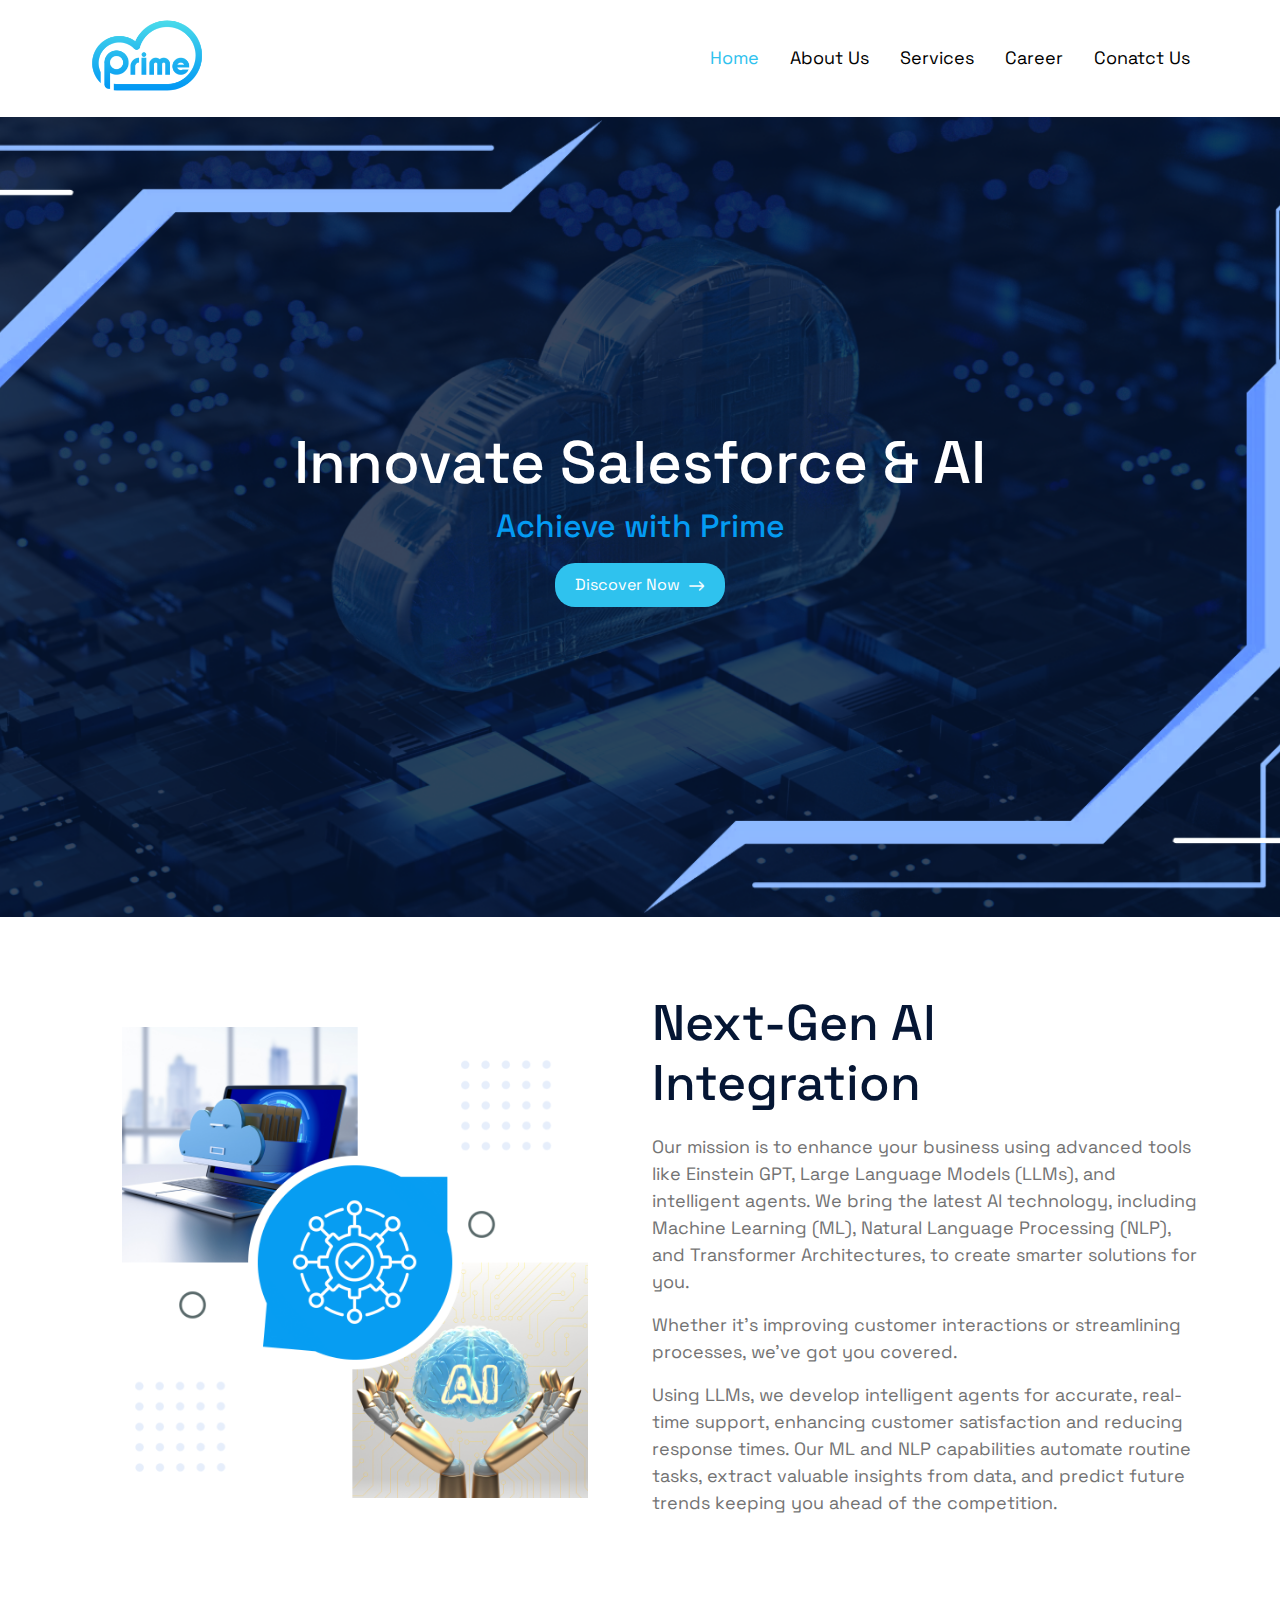
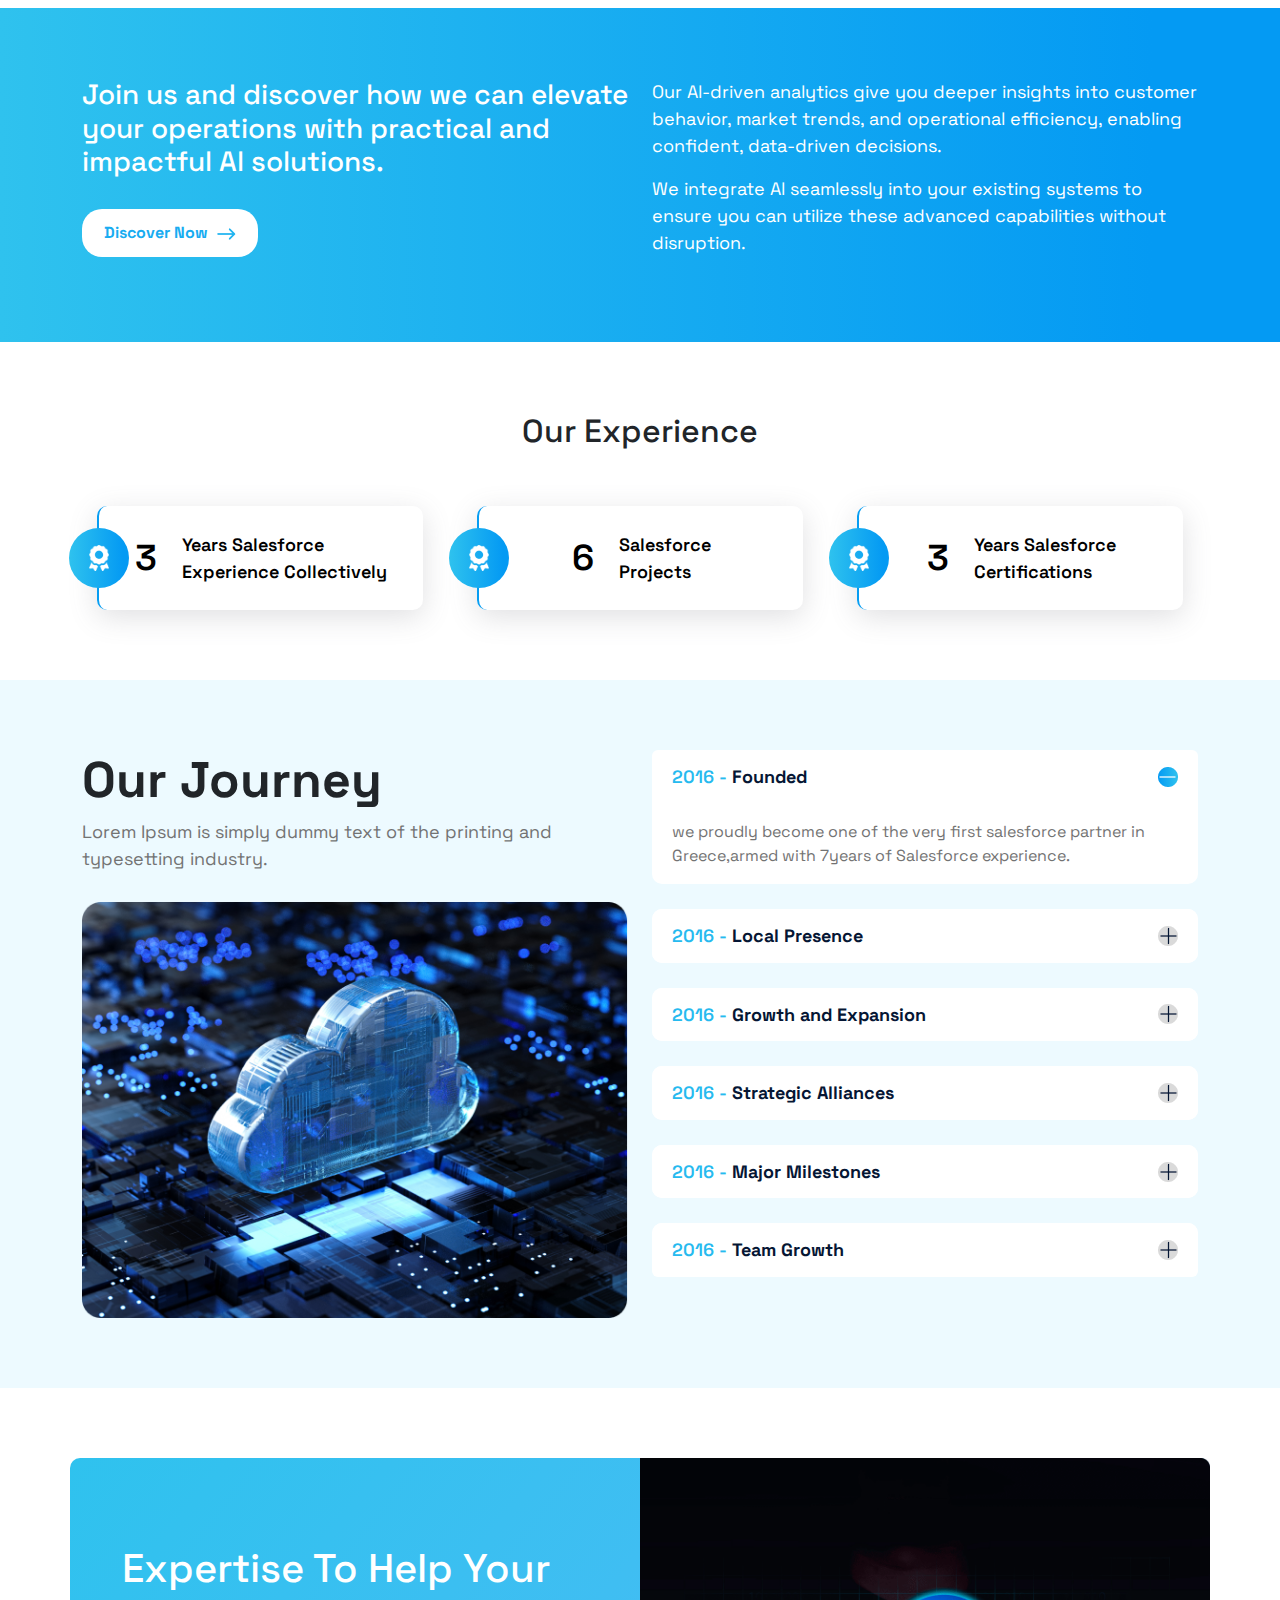
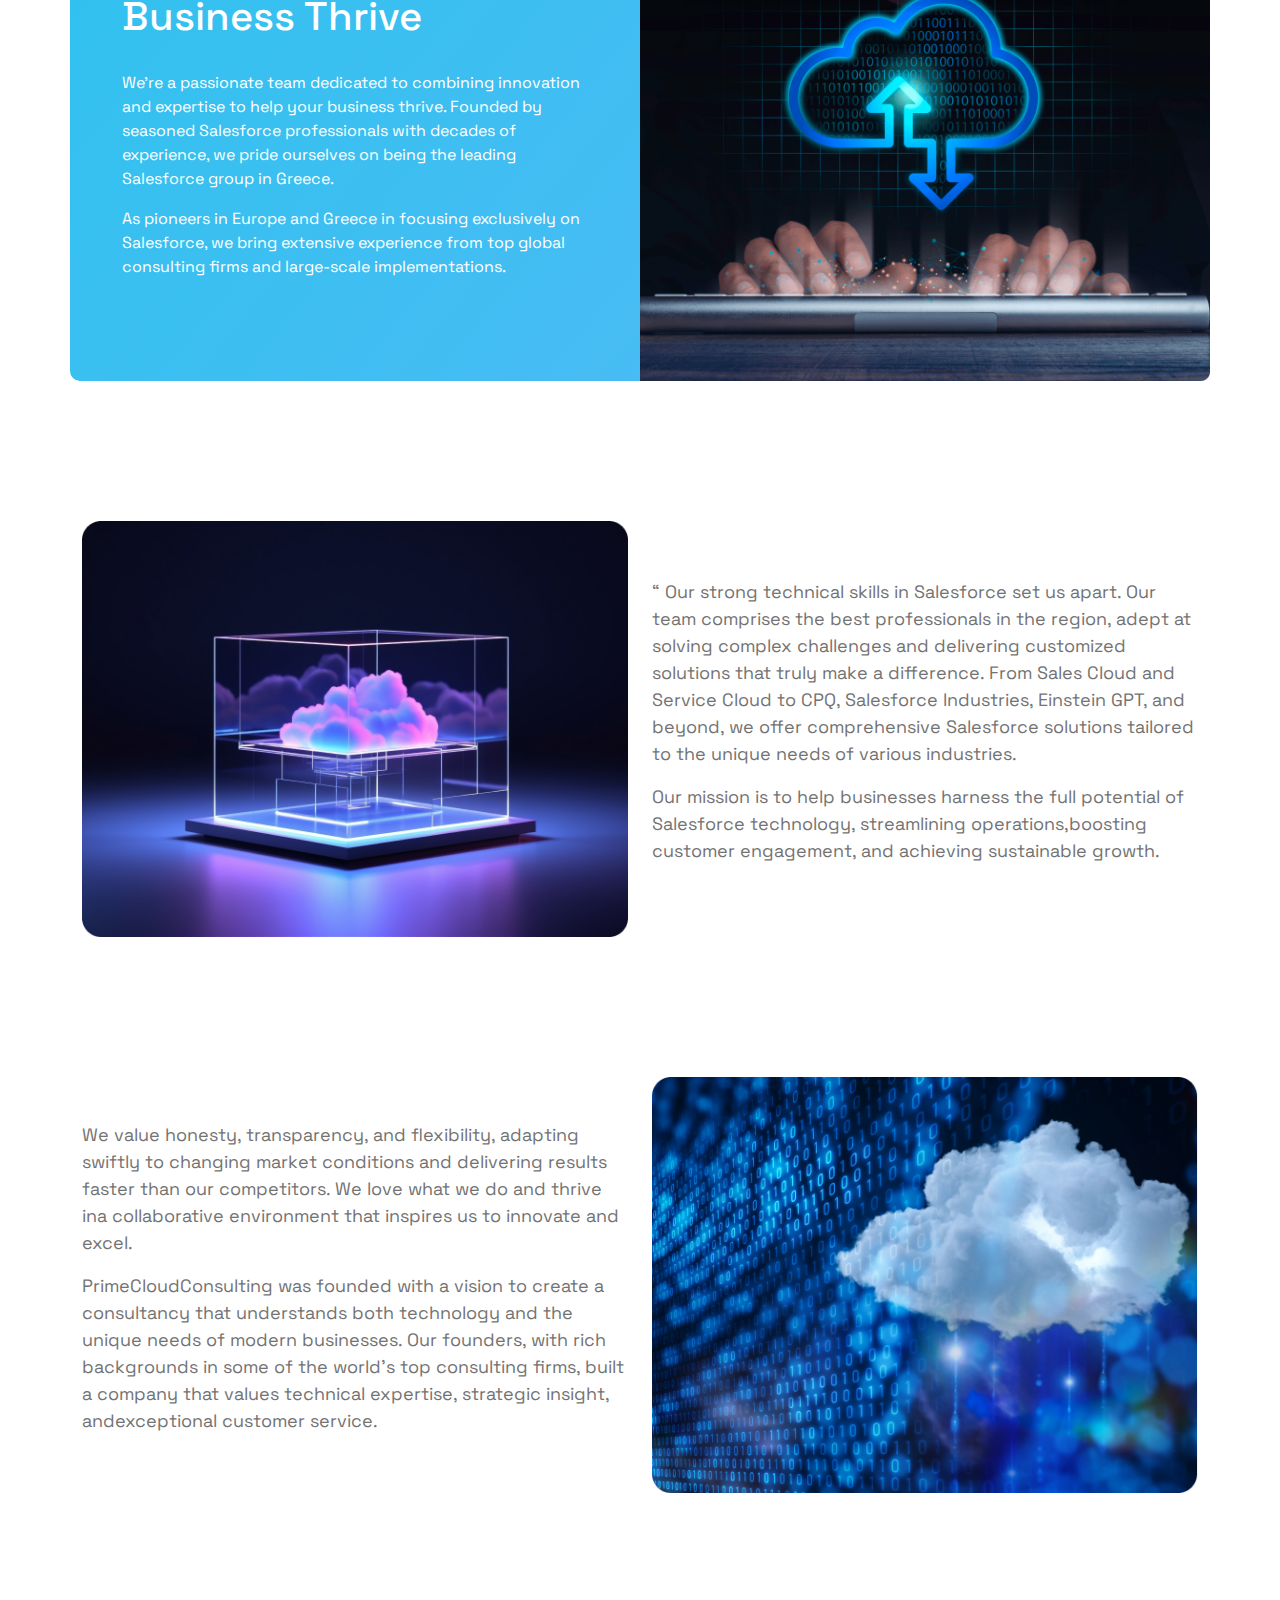
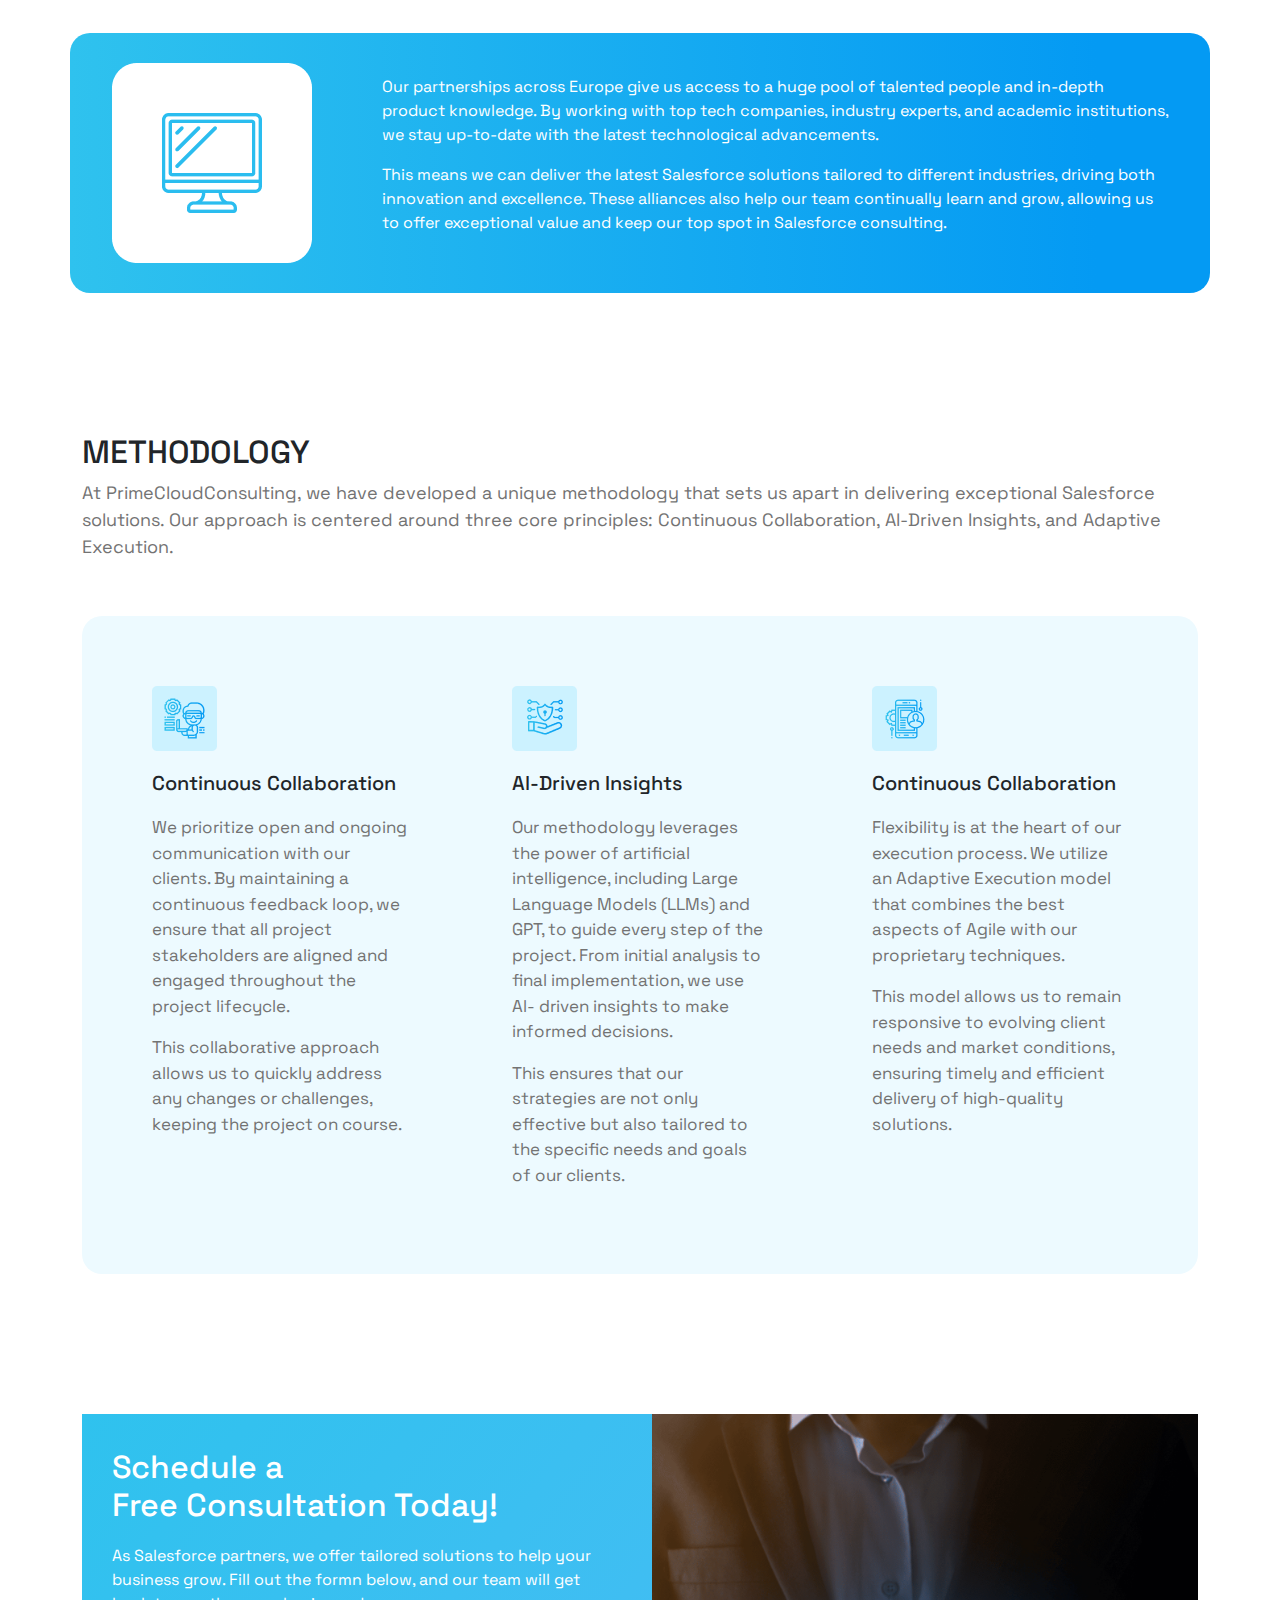
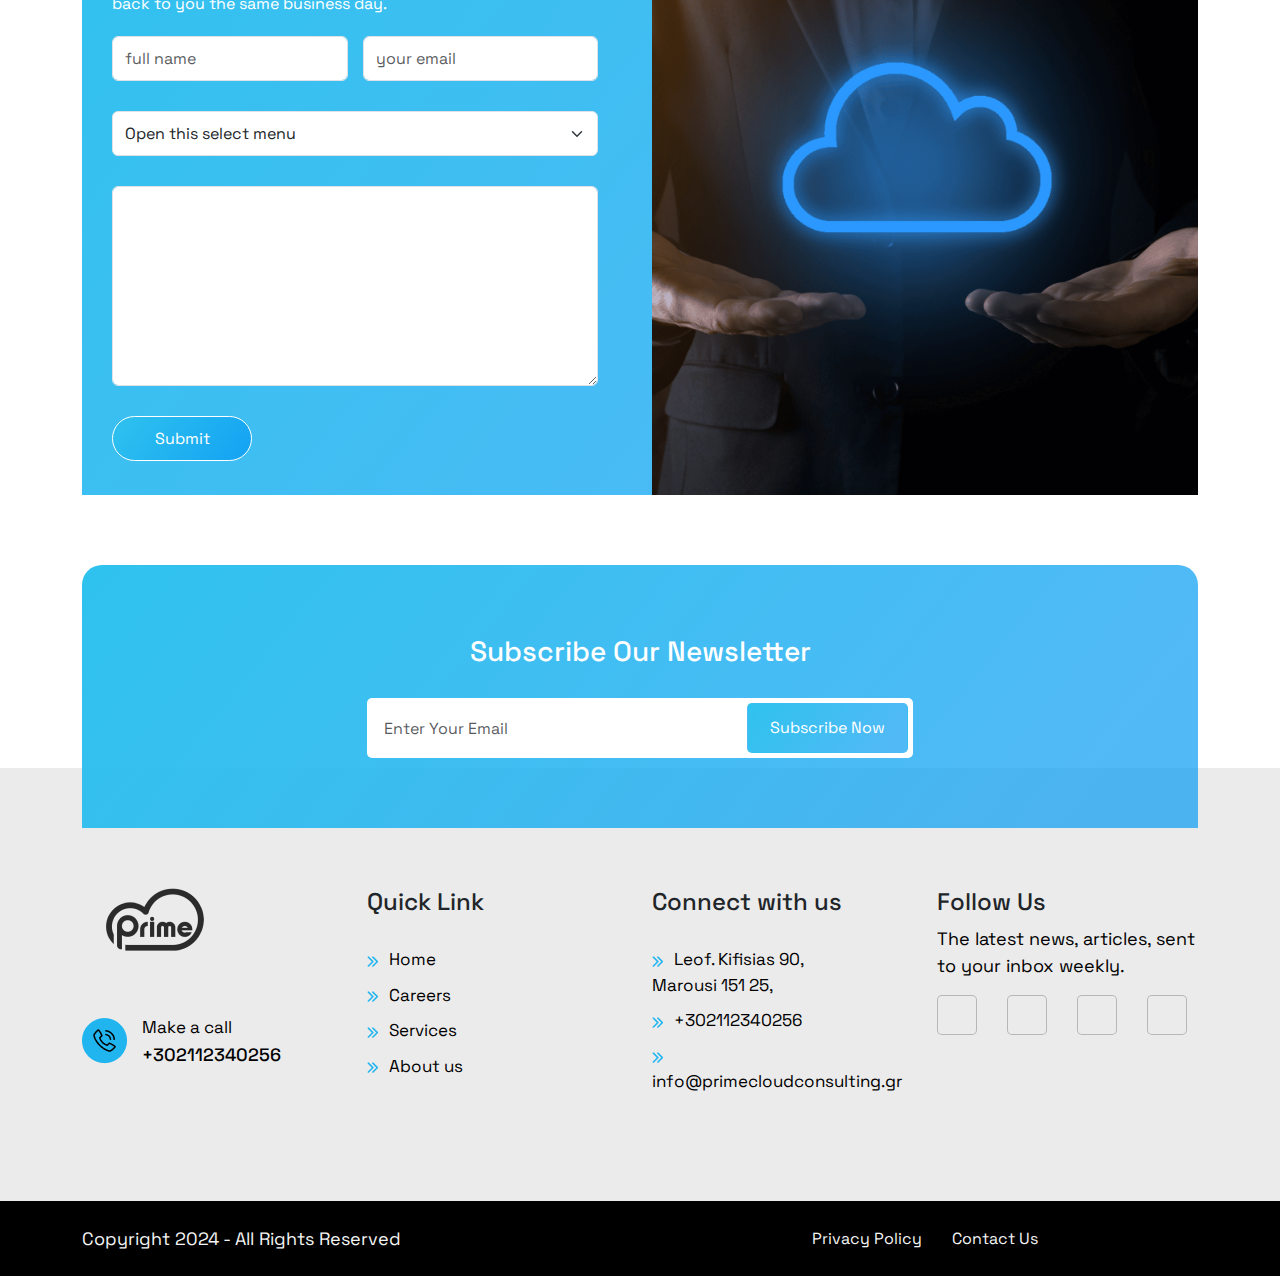
<file: index.html>
<!DOCTYPE html>
<html lang="en">

<head>
  <meta charset="UTF-8">
  <meta name="viewport" content="width=device-width, initial-scale=1.0">
  <title>Prime</title>
  <link rel="stylesheet" href="./css/style.css">
  <link rel="stylesheet" href="./css/responsive.css">
  <link rel="stylesheet" href="./css/bootstrap.min.css">
  <link rel="preconnect" href="https://fonts.googleapis.com">
  <link rel="preconnect" href="https://fonts.gstatic.com" crossorigin>
  <link
    href="https://fonts.googleapis.com/css2?family=Cormorant+Garamond:ital,wght@0,300;0,400;0,500;0,600;0,700;1,300;1,400;1,500;1,600;1,700&family=Roboto:ital,wght@0,100;0,300;0,400;0,500;0,700;0,900;1,100;1,300;1,400;1,500;1,700;1,900&family=Space+Grotesk:wght@300..700&display=swap"
    rel="stylesheet">
  <link rel="stylesheet" href="https://cdnjs.cloudflare.com/ajax/libs/font-awesome/6.6.0/css/all.min.css"
    integrity="sha512-Kc323vGBEqzTmouAECnVceyQqyqdsSiqLQISBL29aUW4U/M7pSPA/gEUZQqv1cwx4OnYxTxve5UMg5GT6L4JJg=="
    crossorigin="anonymous" referrerpolicy="no-referrer" />
</head>

<body>

  <header>
    <nav class="navbar navbar-expand-lg">
      <div class="container">
        <a class="navbar-brand" href="index.html">
          <img src="./images/logo_prime.png" alt="" class="img-fluid">
        </a>
        <button class="navbar-toggler" type="button" data-bs-toggle="collapse" data-bs-target="#navbarSupportedContent"
          aria-controls="navbarSupportedContent" aria-expanded="false" aria-label="Toggle navigation">
          <span class="navbar-toggler-icon"></span>
        </button>
        <div class="collapse navbar-collapse" id="navbarSupportedContent">
          <ul class="navbar-nav ms-auto mb-2 mb-lg-0">
            <li class="nav-item">
              <a class="nav-link active" aria-current="page" href="index.html">Home</a>
            </li>
            <li class="nav-item">
              <a class="nav-link" href="about.html">About Us</a>
            </li>
            <li class="nav-item">
              <a class="nav-link" href="service.html">Services</a>
            </li>
            <li class="nav-item">
              <a class="nav-link" href="careers.html">Career</a>
            </li>
            <li class="nav-item">
              <a class="nav-link" href="contact.html">Conatct Us</a>
            </li>
          </ul>

        </div>
      </div>
    </nav>
  </header>

  <div class="banner">
    <div class="container">
      <div class="row">
        <div class="col">
          <div class="inner_text_banner">
            <h1>Innovate Salesforce & AI</h1>
            <h2>Achieve with Prime</h2>
            <a href="#" class="button_common">Discover Now <img src="./images/_right_arrow.png" alt=""></a>
          </div>
        </div>
      </div>
    </div>
  </div>

  <div class="next_gen_ai padding">
    <div class="container">
      <div class="row align-items-center">
        <div class="col-lg-6">
          <div class="left_next_gen">
            <img src="./images/next_gen_ai_image.png" alt="" class="img-fluid ">
          </div>
        </div>
        <div class="col-lg-6">
          <div class="right_next_gen">
            <h2>Next-Gen Al Integration</h2>
            <p>Our mission is to enhance your business using advanced tools like Einstein GPT, Large Language Models
              (LLMs), and intelligent agents. We bring the latest Al technology, including Machine Learning (ML),
              Natural Language Processing (NLP), and Transformer Architectures, to create smarter solutions for you.
            </p>
            <p>Whether it’s improving customer interactions or streamlining processes, we've got you covered.</p>
            <p>Using LLMs, we develop intelligent agents for accurate, real-time support, enhancing customer
              satisfaction and reducing response times. Our ML and NLP capabilities automate routine tasks, extract
              valuable insights from data, and predict future trends keeping you ahead of the competition.</p>
          </div>
        </div>
      </div>
    </div>
  </div>

  <div class="join_us padding">
    <div class="container">
      <div class="row">
        <div class="col-lg-6">
          <div class="left_join">
            <h3>Join us and discover how we can elevate your operations with practical and impactful Al solutions.</h3>
            <a href="#" class="button_common">Discover Now <img src="./images/blue_arrow.png" alt=""></a>
          </div>
        </div>
        <div class="col-lg-6">
          <div class="right_join">
            <p>Our Al-driven analytics give you deeper insights into customer behavior, market trends, and operational
              efficiency, enabling confident, data-driven decisions. </p>
            <p>We integrate Al seamlessly into your existing systems to ensure you can utilize these advanced
              capabilities without disruption.</p>
          </div>
        </div>
      </div>
    </div>
  </div>

  <div class="Ourexperience padding">
    <div class="container">
      <div class="row">
        <div class="col-12 text-center mb-5">
          <h2>Our Experience</h2>
        </div>
      </div>
      <div class="row g-4">
        <div class="col-12 col-md-6 col-xl-4">
          <div class="experience_card">
            <div class="year_digit">
              <p>3</p>
            </div>
            <p>
              Years Salesforce <br> Experience Collectively
            </p>
            <div class="bg_img">
              <img src="./images/badge.png" alt="">
            </div>
          </div>
        </div>
        <div class="col-12 col-md-6 col-xl-4">
          <div class="experience_card">
            <div class="year_digit">
              <p>6</p>
            </div>
            <p>
              Salesforce
              <br> Projects
            </p>
            <div class="bg_img">
              <img src="./images/badge.png" alt="">
            </div>
          </div>
        </div>
        <div class="col-12 col-md-6 col-xl-4">
          <div class="experience_card">
            <div class="year_digit">
              <p>3</p>
            </div>
            <p>
              Years Salesforce <br> Certifications
            </p>
            <div class="bg_img">
              <img src="./images/badge.png" alt="">
            </div>
          </div>
        </div>
      </div>
    </div>
  </div>

  <div class="our_journey padding">
    <div class="container">
      <div class="row">
        <div class="col-lg-6">
          <div class="left_journey">
            <h2>Our Journey</h2>
            <p>Lorem Ipsum is simply dummy text of the printing and typesetting industry.</p>

            <div class="journey_img">
              <img src="./images/journey_img.png" alt="" class="img-fluid">
            </div>
          </div>
        </div>
        <div class="col-lg-6">
          <div class="right_journey">
            <div class="accordion" id="accordionExample">
              <div class="accordion-item">
                <h2 class="accordion-header">
                  <button class="accordion-button" type="button" data-bs-toggle="collapse" data-bs-target="#collapseOne"
                    aria-expanded="true" aria-controls="collapseOne">
                    <p> <strong> 2016 - </strong> Founded</p>
                  </button>
                </h2>
                <div id="collapseOne" class="accordion-collapse collapse show" data-bs-parent="#accordionExample">
                  <div class="accordion-body">
                    we proudly become one of the very first salesforce partner in Greece,armed with 7years of Salesforce
                    experience.
                  </div>
                </div>
              </div>
              <div class="accordion-item">
                <h2 class="accordion-header">
                  <button class="accordion-button collapsed" type="button" data-bs-toggle="collapse"
                    data-bs-target="#collapseTwo" aria-expanded="false" aria-controls="collapseTwo">
                    <p> <strong> 2016 - </strong> Local Presence</p>
                  </button>
                </h2>
                <div id="collapseTwo" class="accordion-collapse collapse" data-bs-parent="#accordionExample">
                  <div class="accordion-body">
                    we proudly become one of the very first salesforce partner in Greece,armed with 7years of Salesforce
                    experience.
                  </div>
                </div>
              </div>
              <div class="accordion-item">
                <h2 class="accordion-header">
                  <button class="accordion-button collapsed" type="button" data-bs-toggle="collapse"
                    data-bs-target="#collapseThree" aria-expanded="false" aria-controls="collapseThree">
                    <p> <strong> 2016 - </strong>Growth and Expansion</p>
                  </button>
                </h2>
                <div id="collapseThree" class="accordion-collapse collapse" data-bs-parent="#accordionExample">
                  <div class="accordion-body">
                    we proudly become one of the very first salesforce partner in Greece,armed with 7years of Salesforce
                    experience.
                  </div>
                </div>
              </div>
              <div class="accordion-item">
                <h2 class="accordion-header">
                  <button class="accordion-button collapsed" type="button" data-bs-toggle="collapse"
                    data-bs-target="#collapsefour" aria-expanded="false" aria-controls="collapsefour">
                    <p> <strong> 2016 - </strong> Strategic Alliances</p>
                  </button>
                </h2>
                <div id="collapsefour" class="accordion-collapse collapse" data-bs-parent="#accordionExample">
                  <div class="accordion-body">
                    we proudly become one of the very first salesforce partner in Greece,armed with 7years of Salesforce
                    experience.
                  </div>
                </div>
              </div>
              <div class="accordion-item">
                <h2 class="accordion-header">
                  <button class="accordion-button collapsed" type="button" data-bs-toggle="collapse"
                    data-bs-target="#collapsefive" aria-expanded="false" aria-controls="collapsefive">
                    <p> <strong> 2016 - </strong>Major Milestones</p>
                  </button>
                </h2>
                <div id="collapsefive" class="accordion-collapse collapse" data-bs-parent="#accordionExample">
                  <div class="accordion-body">
                    we proudly become one of the very first salesforce partner in Greece,armed with 7years of Salesforce
                    experience.
                  </div>
                </div>
              </div>
              <div class="accordion-item">
                <h2 class="accordion-header">
                  <button class="accordion-button collapsed" type="button" data-bs-toggle="collapse"
                    data-bs-target="#collapsesix" aria-expanded="false" aria-controls="collapsesix">
                    <p> <strong> 2016 - </strong>Team Growth</p>
                  </button>
                </h2>
                <div id="collapsesix" class="accordion-collapse collapse" data-bs-parent="#accordionExample">
                  <div class="accordion-body">
                    we proudly become one of the very first salesforce partner in Greece,armed with 7years of Salesforce
                    experience.
                  </div>
                </div>
              </div>
            </div>
          </div>
        </div>
      </div>
    </div>
  </div>

  <div class="expertise padding">
    <div class="container">
      <div class="row align-items-center">
        <div class="col-lg-6">
          <div class="left_expertise">
            <h2>expertise to help your <br> business thrive</h2>
            <p>We're a passionate team dedicated to combining innovation and expertise to help your business thrive.
              Founded by seasoned Salesforce professionals with decades of experience, we pride ourselves on being the
              leading Salesforce group in Greece.</p>
            <p>As pioneers in Europe and Greece in focusing exclusively on Salesforce, we bring extensive experience
              from top global consulting firms and large-scale implementations.</p>
          </div>
        </div>
        <div class="col-lg-6 p-0">
          <div class="right_exerptise">
            <img src="./images/expertize_img.png" alt="" class="img-fluid">
          </div>
        </div>
      </div>
    </div>
  </div>

  <div class="expertise_inner padding">
    <div class="container">
      <div class="row align-items-center">
        <div class="col-lg-6">
          <div class="left_inner_exper">
            <img src="./images/ex_inner_1.png" alt="" class="img-fluid">
          </div>
        </div>
        <div class="col-lg-6">
          <div class="right_inner_exper">
            <p>“ Our strong technical skills in Salesforce set us apart. Our team comprises the best professionals in
              the region, adept at solving complex challenges and delivering customized solutions that truly make a
              difference. From Sales Cloud and Service Cloud to CPQ, Salesforce Industries, Einstein GPT, and beyond, we
              offer comprehensive Salesforce solutions tailored to the unique needs of various industries. </p>
            <p>Our mission is to help businesses harness the full potential of Salesforce technology, streamlining
              operations,boosting customer engagement, and achieving sustainable growth.</p>
          </div>
        </div>
      </div>
    </div>
  </div>

  <div class="expertise_inner padding">
    <div class="container">
      <div class="row align-items-center flex-row-reverse">
        <div class="col-lg-6">
          <div class="left_inner_exper">
            <img src="./images/ex_inner_2.png" alt="" class="img-fluid">
          </div>
        </div>
        <div class="col-lg-6">
          <div class="right_inner_exper">
            <p>We value honesty, transparency, and flexibility, adapting swiftly to changing market conditions and
              delivering results faster than our competitors. We love what we do and thrive ina collaborative
              environment that inspires us to innovate and excel. </p>
            <p>PrimeCloudConsulting was founded with a vision to create a consultancy that understands both technology
              and the unique needs of modern businesses. Our founders, with rich backgrounds in some of the world’s top
              consulting firms, built a company that values technical expertise, strategic insight, andexceptional
              customer service.</p>
          </div>
        </div>
      </div>
    </div>
  </div>

  <div class="our_partership padding">
    <div class="container">
      <div class="row align-items-center">
        <div class="col-lg-3">
          <div class="left_partership">
            <img src="./images/pc_image.png" alt="" class="img-fluid">
          </div>
        </div>
        <div class="col-lg-9">
          <div class="right_partership">
            <p>Our partnerships across Europe give us access to a huge pool of talented people and in-depth product
              knowledge. By working with top tech companies, industry experts, and academic institutions, we stay
              up-to-date with the latest technological advancements. </p>
            <p>This means we can deliver the latest Salesforce solutions tailored to different industries, driving both
              innovation and excellence. These alliances also help our team continually learn and grow, allowing us to
              offer exceptional value and keep our top spot in Salesforce consulting.</p>
          </div>
        </div>
      </div>
    </div>
  </div>

  <div class="methodology padding">
    <div class="container">
      <div class="row">
        <div class="col text-center text-md-start">
          <h2>METHODOLOGY</h2>
          <p>At PrimeCloudConsulting, we have developed a unique methodology that sets us apart in delivering
            exceptional Salesforce solutions. Our approach is
            centered around three core principles: Continuous Collaboration, Al-Driven Insights, and Adaptive Execution.
          </p>
        </div>
      </div>
      <div class="methology_inner">
        <div class="row">
          <div class="col-lg-4">
            <div class="metho_card">
              <img src="./images/m1.png" alt="" class="img-fluid">
              <h3>Continuous Collaboration</h3>
              <p>We prioritize open and ongoing communication with our clients. By maintaining a continuous feedback
                loop,
                we ensure that all project stakeholders are aligned and engaged throughout the project lifecycle. </p>
              <p>This collaborative approach allows us to quickly address any changes or challenges, keeping the project
                on course.</p>
            </div>
          </div>
          <div class="col-lg-4">
            <div class="metho_card">
              <img src="./images/m2.png" alt="" class="img-fluid">
              <h3>Al-Driven Insights</h3>
              <p>Our methodology leverages the power of artificial intelligence, including Large Language Models (LLMs)
                and GPT, to guide every step of the project. From initial analysis to final implementation, we use Al-
                driven insights to make informed decisions. </p>
              <p>This ensures that our strategies are not only effective but also tailored to the specific needs and
                goals
                of our clients.</p>
            </div>
          </div>
          <div class="col-lg-4">
            <div class="metho_card">
              <img src="./images/m3.png" alt="" class="img-fluid">
              <h3>Continuous Collaboration</h3>
              <p>Flexibility is at the heart of our execution process. We utilize an Adaptive Execution model that
                combines the best aspects of Agile with our proprietary techniques.</p>
              <p>This model allows us to remain responsive to evolving client needs and market conditions, ensuring
                timely
                and efficient delivery of high-quality solutions.</p>
            </div>
          </div>
        </div>
      </div>

    </div>
  </div>

  <div class="contact_us padding">
    <div class="container">
      <div class="contact_us_row_parent">
        <div class="row align-items-center">
          <div class="col-lg-6">
            <div class="left_contact">
              <h2>Schedule a <br>Free Consultation Today!</h2>
              <p>As Salesforce partners, we offer tailored solutions to help your business grow. Fill out the formn
                below,
                and our team will get back to you the same business day.</p>

              <form action="">

                <div class="common_div_contact type_name_email">
                  <input type="text" placeholder="full name" class="form-control">
                  <input type="email" placeholder="your email" class="form-control">
                </div>

                <div class="common_div_contact form_select_div">
                  <select class="form-select" aria-label="Default select example" class="form-control">
                    <option selected>Open this select menu</option>
                    <option value="1">One</option>
                    <option value="2">Two</option>
                    <option value="3">Three</option>
                  </select>
                </div>

                <div class="common_div_contact text_area_div">
                  <textarea name="" id="" class="form-control">

              </textarea>
                </div>

                <div class="submit_btn">
                  <a href="#">Submit</a>
                </div>

              </form>
            </div>
          </div>
          <div class="col-lg-6">
            <div class="right_contact">
              <img src="./images/contact_img.png" alt="" class="img-fluid">
            </div>
          </div>
        </div>
      </div>
    </div>
  </div>

  <div class="news_letter ">
    <div class="container">
      <div class="uper_row_news_letter padding">
        <div class="row justify-content-center">
          <div class="col-lg-6">
            <h3 class="text-center">Subscribe Our Newsletter</h3>
            <div class="news_letter_inner">
              <input type="email" placeholder="Enter Your Email" class="form-control">
              <div class="subscribe">
                <a href="#">Subscribe Now</a>
              </div>
            </div>
          </div>
        </div>
      </div>
    </div>
  </div>


  <footer class="padding">
    <div class="container">
      <div class="row">
        <div class="col-lg-3">
          <div class="column_1">
            <div class="logo_footer">
              <img src="./images/footer_logo.png" alt="" class="img-fluid">
            </div>

            <div class="phone_call_wrapper">
              <div class="image_call">
                <img src="./images/call_phone.png" alt="" class="img-fluid">
              </div>
              <div class="para_call">
                <p>Make a call</p>
                <p><a href="tel:+302112340256">+302112340256</a></p>
              </div>
            </div>
          </div>
        </div>
        <div class="col-lg-3">
          <div class="columnb_2">
            <h4>Quick Link</h4>
            <ul>
              <li><a href=""><img src="./images/footer_arrow.png" alt="" class="img-fluid">Home</a></li>
              <li><a href=""><img src="./images/footer_arrow.png" alt="" class="img-fluid">Careers</a></li>
              <li><a href=""><img src="./images/footer_arrow.png" alt="" class="img-fluid">Services</a></li>
              <li><a href=""><img src="./images/footer_arrow.png" alt="" class="img-fluid">About us</a></li>
            </ul>
          </div>
        </div>
        <div class="col-lg-3">
          <div class="columnb_2 colunm_3">
            <h4>Connect with us</h4>
            <ul>
              <li><a href=""><img src="./images/footer_arrow.png" alt="" class="img-fluid">Leof. Kifisias 90,<BR>
                  Marousi 151 25,</a></li>
              <li><a href="tel:+302112340256"><img src="./images/footer_arrow.png" alt=""
                    class="img-fluid">+302112340256</a></li>
              <li><a href="info@primecloudconsulting.gr"><img src="./images/footer_arrow.png" alt=""
                    class="img-fluid">info@primecloudconsulting.gr</a></li>
            </ul>
          </div>
        </div>
        <div class="col-lg-3">
          <div class="column_4">
            <h4>Follow Us</h4>
            <p>The latest news, articles, sent
              to your inbox weekly.</p>

            <div class="social_icon">
              <ul>
                <li><a href=""><i class="fa-brands fa-facebook-f"></i></a></li>
                <li><a href=""><i class="fa-brands fa-x-twitter"></i></a></li>
                <li><a href=""><i class="fa-brands fa-linkedin-in"></i></a></li>
                <li><a href=""><i class="fa-brands fa-pinterest-p"></i></a></li>
              </ul>
            </div>
          </div>
        </div>
      </div>
    </div>
  </footer>

  <div class="copy_right py-4">
    <div class="container">
      <div class="row align-items-center">
        <div class="col-lg-6">
          <div class="left_copy_right">
            <p>Copyright 2024 - All Rights Reserved </p>
          </div>
        </div>
        <div class="col-lg-6">
          <ul class="copy_right_ul">
            <li><a href="">Privacy Policy</a></li>
            <li><a href="">Contact Us</a></li>
          </ul>
        </div>
      </div>
    </div>
  </div>

  <script src="./js/bootstrap.bundle.min.js"></script>
  <script src="./js/script.js"></script>
</body>

</html>
</file>
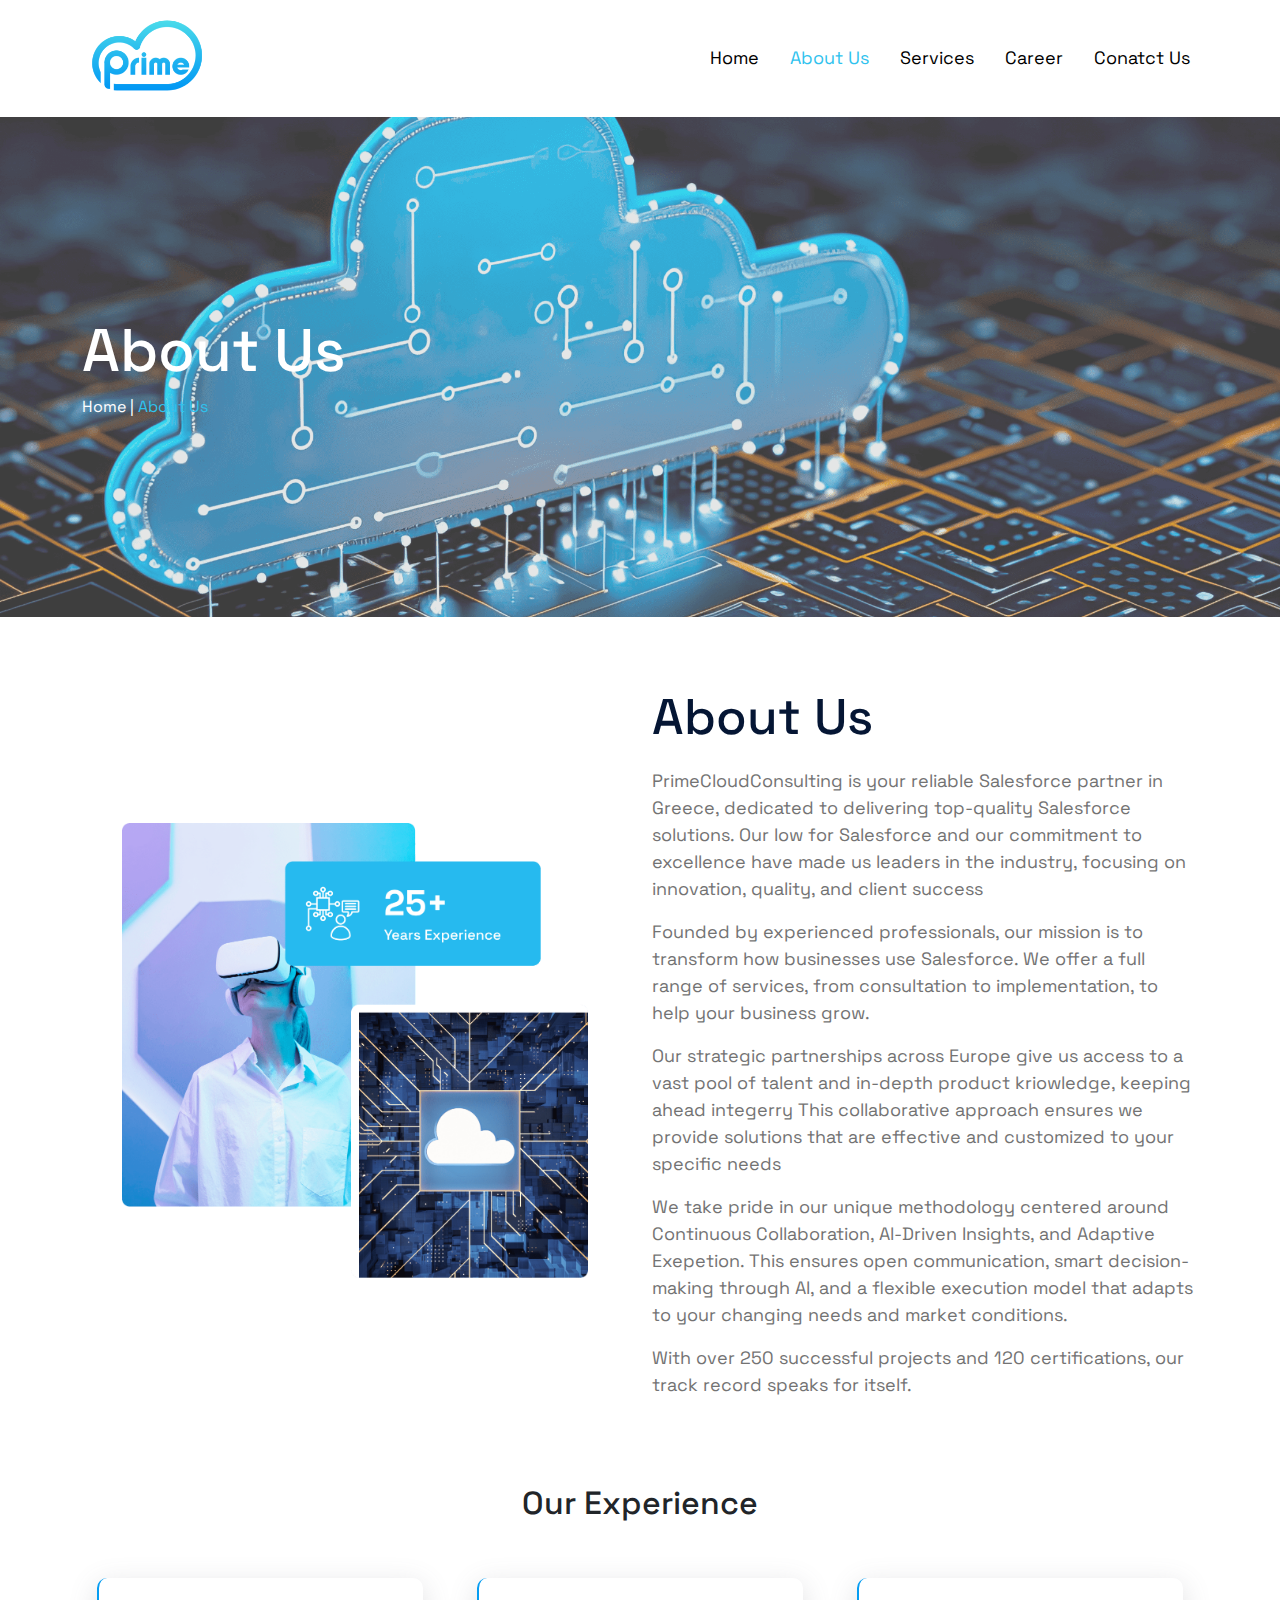
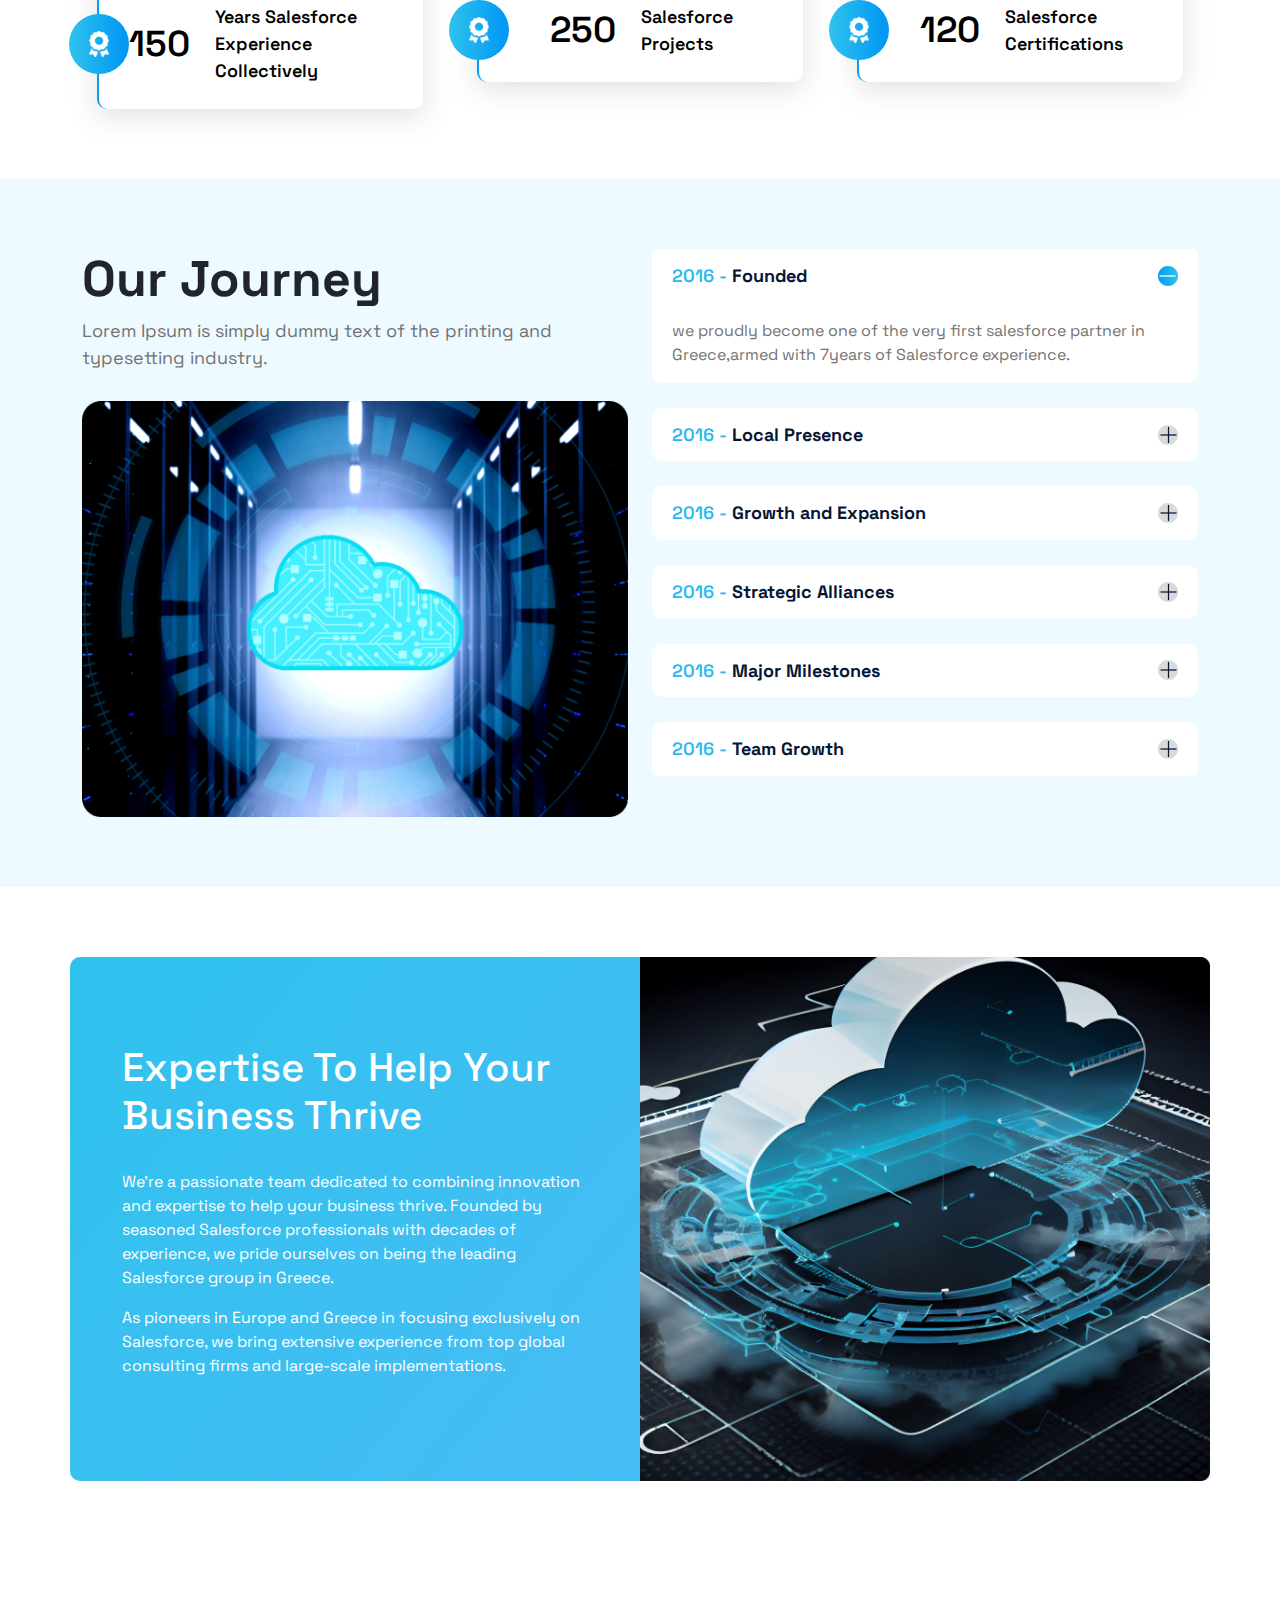
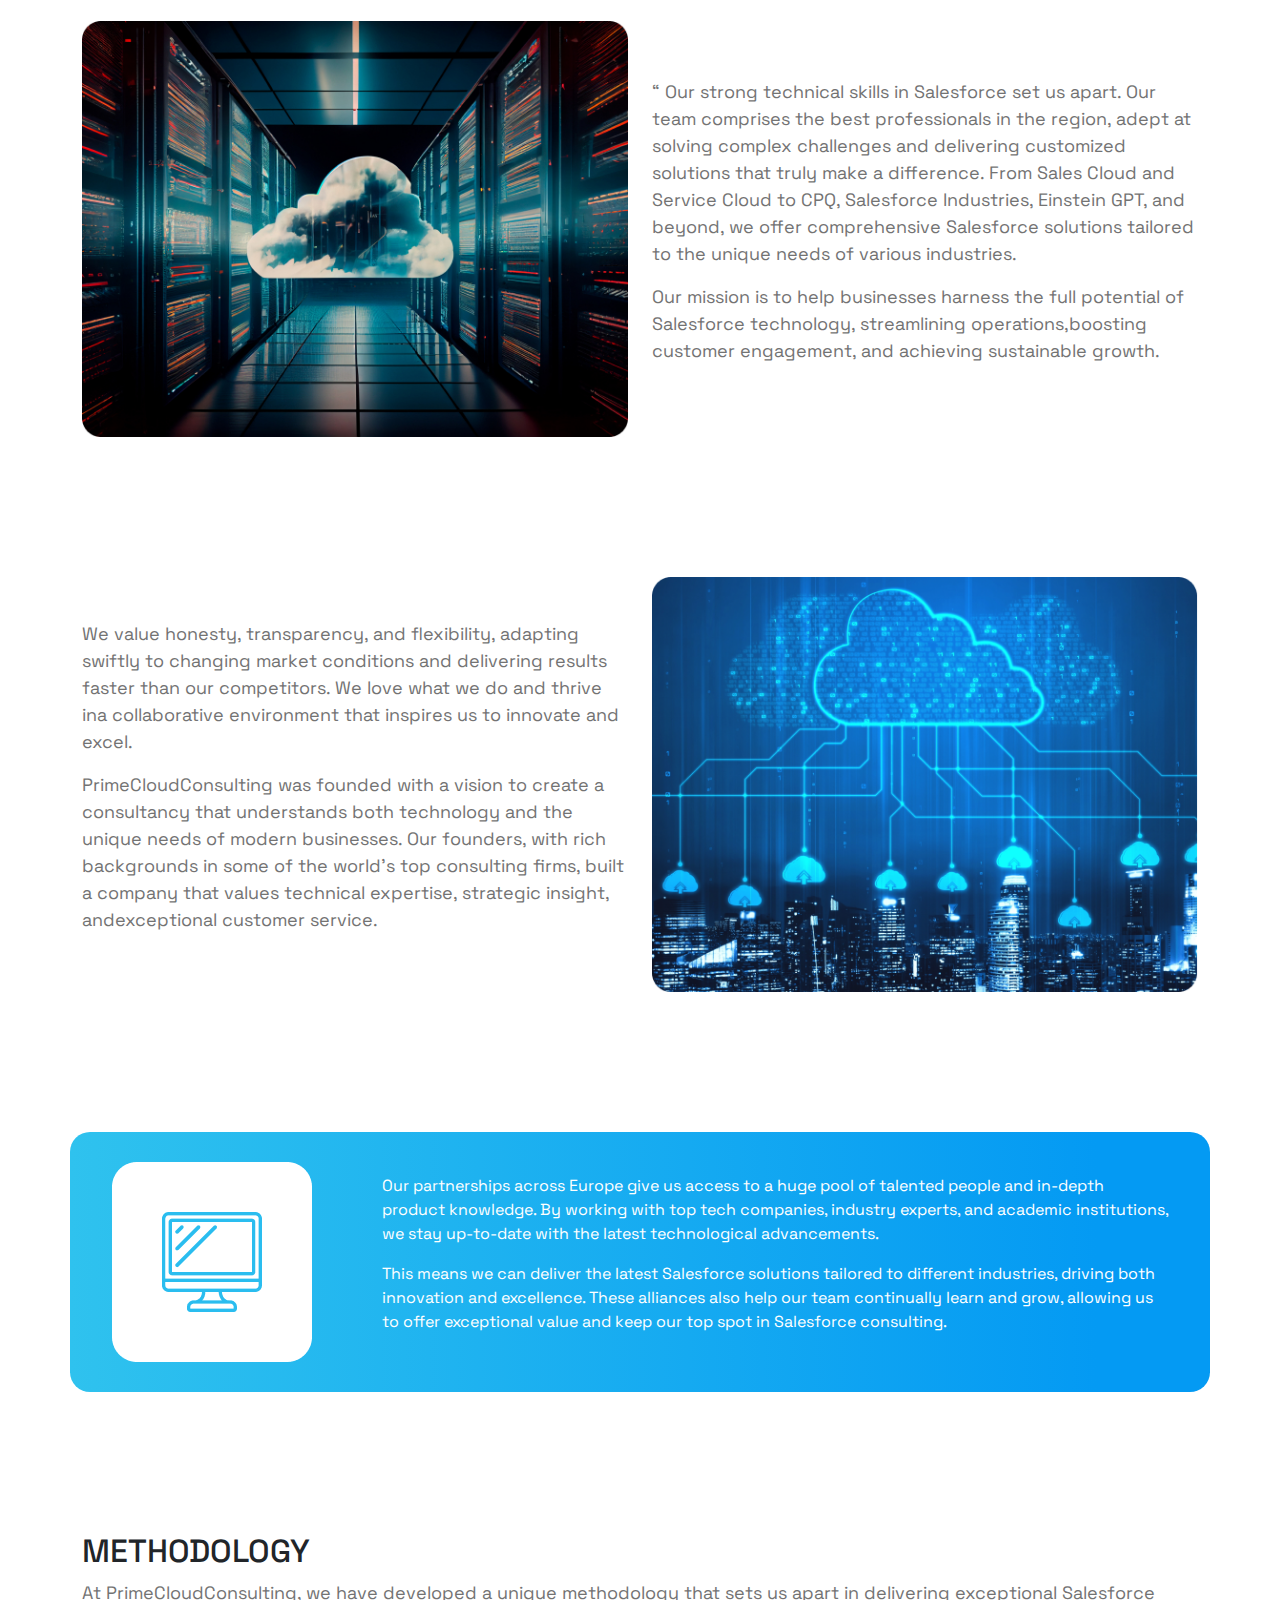
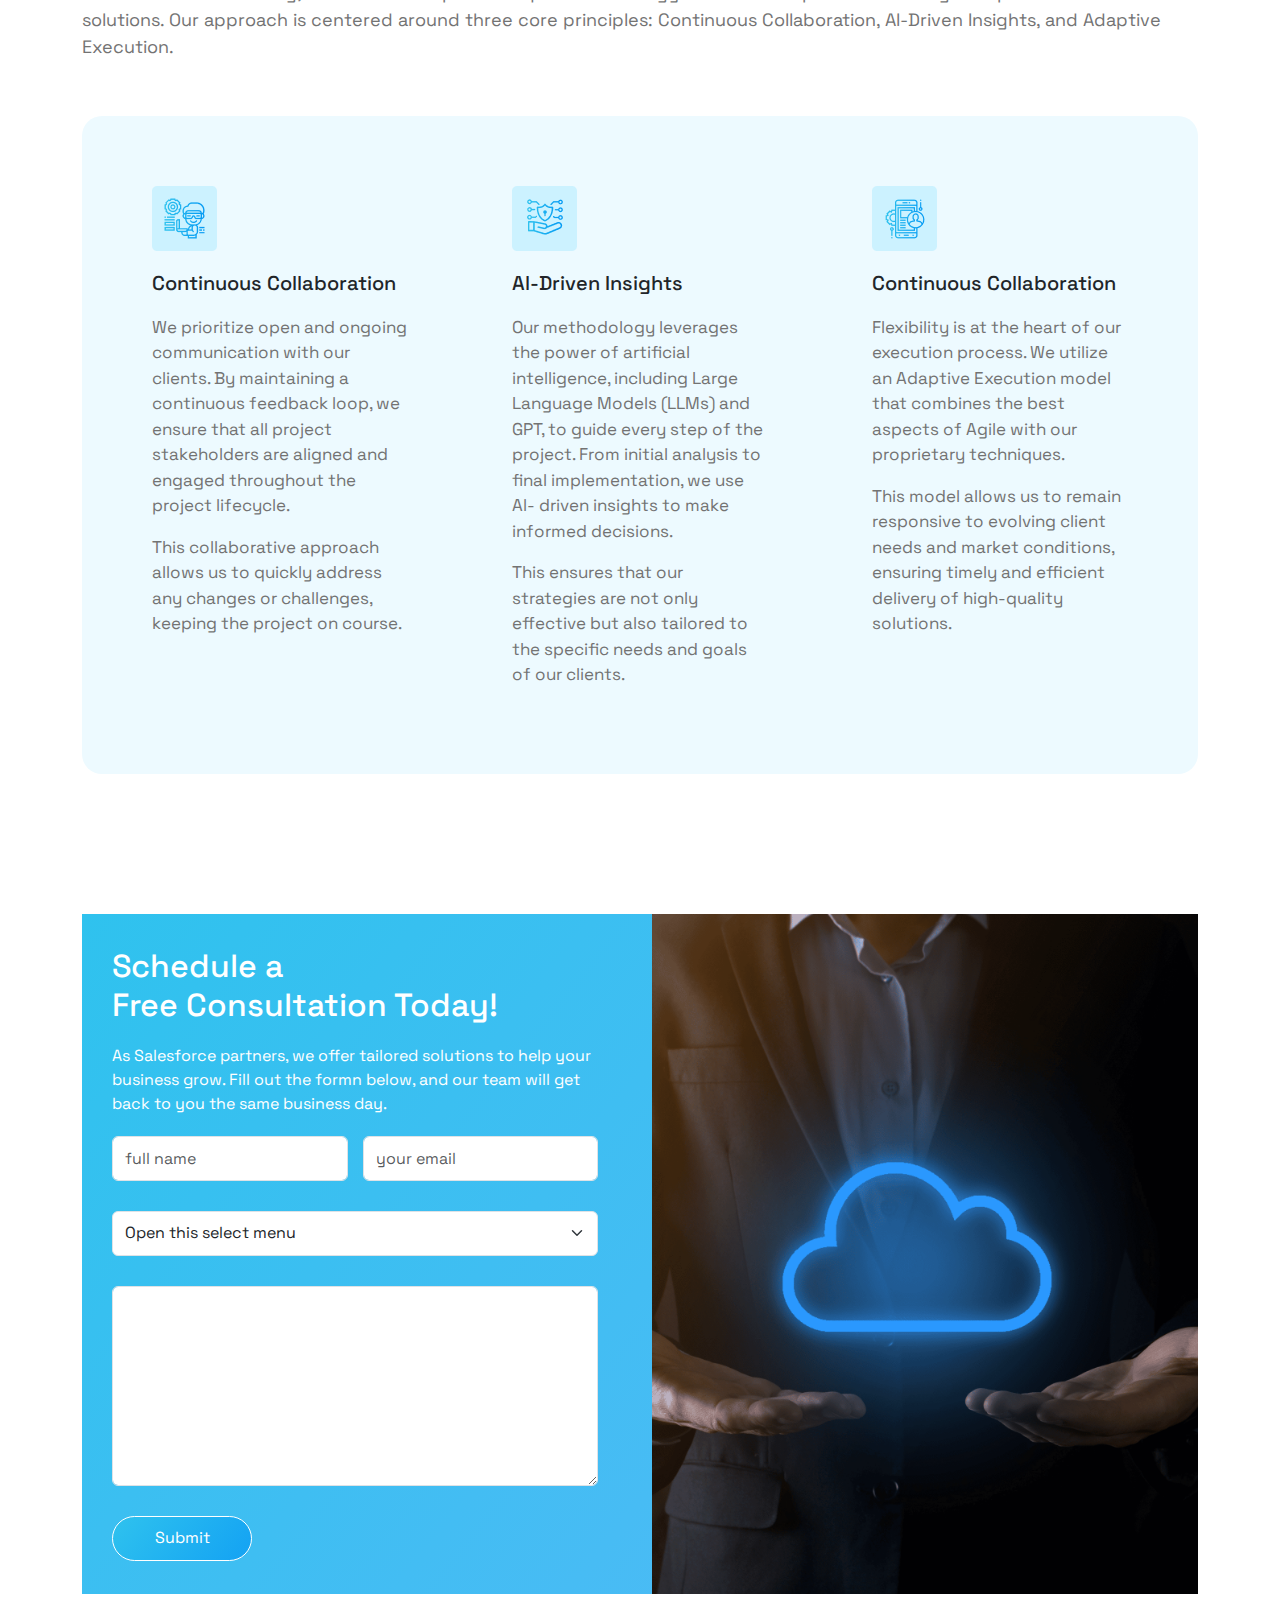
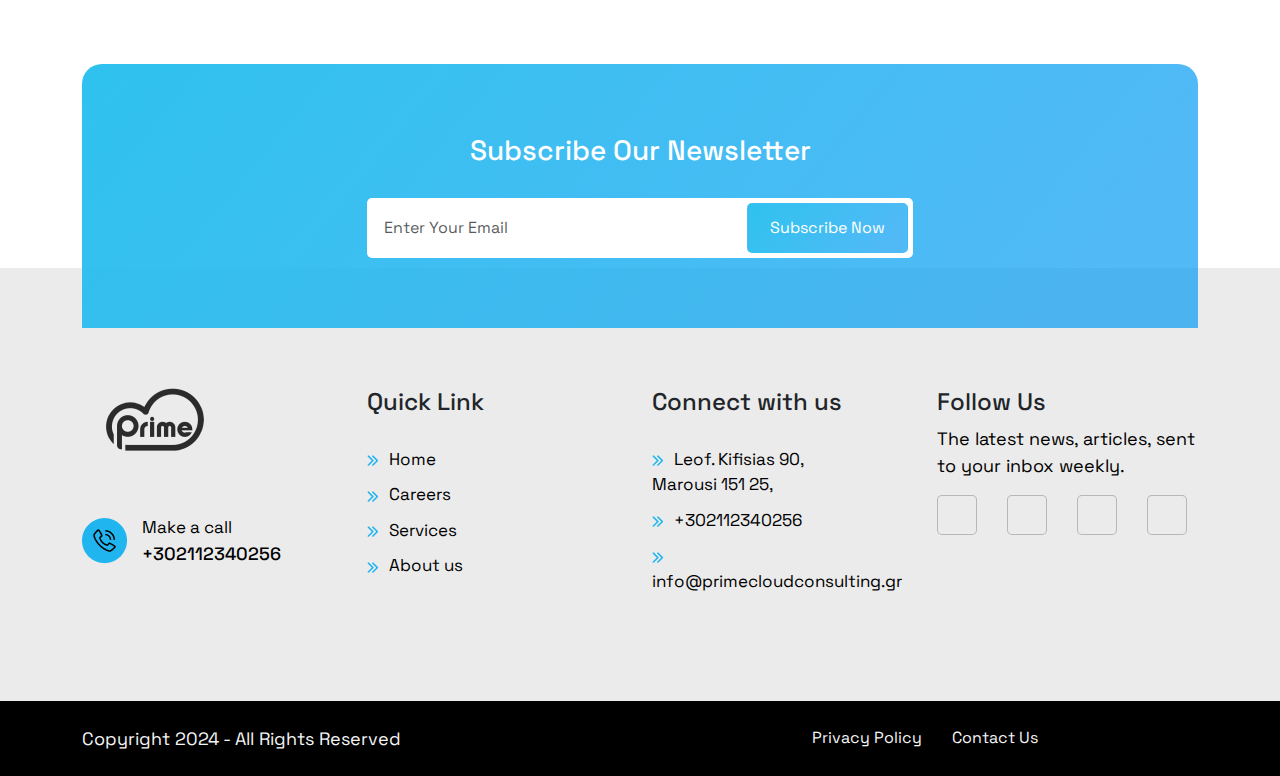
<file: about.html>
<!DOCTYPE html>
<html lang="en">

<head>
    <meta charset="UTF-8">
    <meta name="viewport" content="width=device-width, initial-scale=1.0">
    <title>About Us</title>
    <link rel="stylesheet" href="./css/style.css">
    <link rel="stylesheet" href="./css/responsive.css">
    <link rel="stylesheet" href="./css/bootstrap.min.css">
    <link
    href="https://fonts.googleapis.com/css2?family=Cormorant+Garamond:ital,wght@0,300;0,400;0,500;0,600;0,700;1,300;1,400;1,500;1,600;1,700&family=Roboto:ital,wght@0,100;0,300;0,400;0,500;0,700;0,900;1,100;1,300;1,400;1,500;1,700;1,900&family=Space+Grotesk:wght@300..700&display=swap"
    rel="stylesheet">
    <link rel="stylesheet" href="https://cdnjs.cloudflare.com/ajax/libs/font-awesome/6.6.0/css/all.min.css"
    integrity="sha512-Kc323vGBEqzTmouAECnVceyQqyqdsSiqLQISBL29aUW4U/M7pSPA/gEUZQqv1cwx4OnYxTxve5UMg5GT6L4JJg=="
    crossorigin="anonymous" referrerpolicy="no-referrer" />
</head>

<body>

    <header>
        <nav class="navbar navbar-expand-lg">
            <div class="container">
                <a class="navbar-brand" href="index.html">
                    <img src="./images/logo_prime.png" alt="" class="img-fluid">
                </a>
                <button class="navbar-toggler" type="button" data-bs-toggle="collapse"
                    data-bs-target="#navbarSupportedContent" aria-controls="navbarSupportedContent"
                    aria-expanded="false" aria-label="Toggle navigation">
                    <span class="navbar-toggler-icon"></span>
                </button>
                <div class="collapse navbar-collapse" id="navbarSupportedContent">
                    <ul class="navbar-nav ms-auto mb-2 mb-lg-0">
                        <li class="nav-item">
                            <a class="nav-link" aria-current="page" href="index.html">Home</a>
                        </li>
                        <li class="nav-item">
                            <a class="nav-link  active" href="about.html">About Us</a>
                        </li>
                        <li class="nav-item">
                            <a class="nav-link" href="service.html">Services</a>
                        </li>
                        <li class="nav-item">
                            <a class="nav-link" href="careers.html">Career</a>
                        </li>
                        <li class="nav-item">
                            <a class="nav-link" href="contact.html">Conatct Us</a>
                        </li>
                    </ul>

                </div>
            </div>
        </nav>
    </header>

    <div class="banner about_us">
        <div class="container">
            <div class="row">
                <div class="col">
                    <div class="inner_text_banner">
                        <h1>About Us</h1>
                        <div class="links_in_banner">
                            <a href="index.html">Home</a> <span>|</span> <a href="about.html" class="active">About
                                Us</a>
                        </div>
                        <!-- <a href="#" class="button_common">Discover Now <img src="./images/_right_arrow.png" alt=""></a> -->
                    </div>
                </div>
            </div>
        </div>
    </div>

    <div class="next_gen_ai padding">
        <div class="container">
            <div class="row align-items-center">
                <div class="col-lg-6">
                    <div class="left_next_gen">
                        <img src="./images/about_under_banner.png" alt="" class="img-fluid ">
                    </div>
                </div>
                <div class="col-lg-6">
                    <div class="right_next_gen">
                        <h2>About Us</h2>
                        <p>PrimeCloudConsulting is your reliable Salesforce partner in Greece, dedicated to delivering
                            top-quality Salesforce solutions. Our low for Salesforce and our commitment to excellence
                            have made us leaders in the industry, focusing on innovation, quality, and client success
                        </p>
                        <p>Founded by experienced professionals, our mission is to transform how businesses use
                            Salesforce. We offer a full range of services, from consultation to implementation, to help
                            your business grow.</p>
                        <p>Our strategic partnerships across Europe give us access to a vast pool of talent and in-depth
                            product kriowledge, keeping ahead integerry This collaborative approach ensures we provide
                            solutions that are effective and customized to your specific needs
                        </p>
                        <p>We take pride in our unique methodology centered around Continuous Collaboration, Al-Driven
                            Insights, and Adaptive Exepetion. This ensures open communication, smart decision-making
                            through Al, and a flexible execution model that adapts to your changing needs and market
                            conditions.</p>
                        <p>With over 250 successful projects and 120 certifications, our track record speaks for itself.
                        </p>
                    </div>
                </div>
            </div>
        </div>
    </div>

    <!-- <div class="join_us padding">
        <div class="container">
            <div class="row">
                <div class="col-lg-6">
                    <div class="left_join">
                        <h3>Join us and discover how we can elevate your operations with practical and impactful Al
                            solutions.</h3>
                        <a href="#" class="button_common">Discover Now <img src="./images/blue_arrow.png" alt=""></a>
                    </div>
                </div>
                <div class="col-lg-6">
                    <div class="right_join">
                        <p>Our Al-driven analytics give you deeper insights into customer behavior, market trends, and
                            operational
                            efficiency, enabling confident, data-driven decisions. </p>
                        <p>We integrate Al seamlessly into your existing systems to ensure you can utilize these
                            advanced
                            capabilities without disruption.</p>
                    </div>
                </div>
            </div>
        </div>
    </div> -->

    <div class="Ourexperience padding pt-0">
        <div class="container">
            <div class="row">
                <div class="col-12 text-center mb-5">
                    <h2>Our Experience</h2>
                </div>
            </div>
            <div class="row g-4">
                <div class="col-12 col-md-6 col-xl-4">
                    <div class="experience_card">
                        <div class="year_digit">
                            <p>150</p>
                        </div>
                        <p>
                            Years Salesforce <br> Experience Collectively
                        </p>
                        <div class="bg_img">
                            <img src="./images/badge.png" alt="">
                        </div>
                    </div>
                </div>
                <div class="col-12 col-md-6 col-xl-4">
                    <div class="experience_card">
                        <div class="year_digit">
                            <p>250</p>
                        </div>
                        <p>
                            Salesforce

                            <br> Projects
                        </p>
                        <div class="bg_img">
                            <img src="./images/badge.png" alt="">
                        </div>
                    </div>
                </div>
                <div class="col-12 col-md-6 col-xl-4">
                    <div class="experience_card">
                        <div class="year_digit">
                            <p>120</p>
                        </div>
                        <p>
                            Salesforce
                            <br> Certifications
                        </p>
                        <div class="bg_img">
                            <img src="./images/badge.png" alt="">
                        </div>
                    </div>
                </div>
            </div>
        </div>
    </div>

    <div class="our_journey padding">
        <div class="container">
            <div class="row">
                <div class="col-lg-6">
                    <div class="left_journey">
                        <h2>Our Journey</h2>
                        <p>Lorem Ipsum is simply dummy text of the printing and typesetting industry.</p>

                        <div class="journey_img">
                            <img src="./images/journey_about.png" alt="" class="img-fluid">
                        </div>
                    </div>
                </div>
                <div class="col-lg-6">
                    <div class="right_journey">
                        <div class="accordion" id="accordionExample">
                            <div class="accordion-item">
                                <h2 class="accordion-header">
                                    <button class="accordion-button" type="button" data-bs-toggle="collapse"
                                        data-bs-target="#collapseOne" aria-expanded="true" aria-controls="collapseOne">
                                        <p> <strong> 2016 - </strong> Founded</p>
                                    </button>
                                </h2>
                                <div id="collapseOne" class="accordion-collapse collapse show"
                                    data-bs-parent="#accordionExample">
                                    <div class="accordion-body">
                                        we proudly become one of the very first salesforce partner in Greece,armed with
                                        7years of Salesforce
                                        experience.
                                    </div>
                                </div>
                            </div>
                            <div class="accordion-item">
                                <h2 class="accordion-header">
                                    <button class="accordion-button collapsed" type="button" data-bs-toggle="collapse"
                                        data-bs-target="#collapseTwo" aria-expanded="false" aria-controls="collapseTwo">
                                        <p> <strong> 2016 - </strong> Local Presence</p>
                                    </button>
                                </h2>
                                <div id="collapseTwo" class="accordion-collapse collapse"
                                    data-bs-parent="#accordionExample">
                                    <div class="accordion-body">
                                        we proudly become one of the very first salesforce partner in Greece,armed with
                                        7years of Salesforce
                                        experience.
                                    </div>
                                </div>
                            </div>
                            <div class="accordion-item">
                                <h2 class="accordion-header">
                                    <button class="accordion-button collapsed" type="button" data-bs-toggle="collapse"
                                        data-bs-target="#collapseThree" aria-expanded="false"
                                        aria-controls="collapseThree">
                                        <p> <strong> 2016 - </strong>Growth and Expansion</p>
                                    </button>
                                </h2>
                                <div id="collapseThree" class="accordion-collapse collapse"
                                    data-bs-parent="#accordionExample">
                                    <div class="accordion-body">
                                        we proudly become one of the very first salesforce partner in Greece,armed with
                                        7years of Salesforce
                                        experience.
                                    </div>
                                </div>
                            </div>
                            <div class="accordion-item">
                                <h2 class="accordion-header">
                                    <button class="accordion-button collapsed" type="button" data-bs-toggle="collapse"
                                        data-bs-target="#collapsefour" aria-expanded="false"
                                        aria-controls="collapsefour">
                                        <p> <strong> 2016 - </strong> Strategic Alliances</p>
                                    </button>
                                </h2>
                                <div id="collapsefour" class="accordion-collapse collapse"
                                    data-bs-parent="#accordionExample">
                                    <div class="accordion-body">
                                        we proudly become one of the very first salesforce partner in Greece,armed with
                                        7years of Salesforce
                                        experience.
                                    </div>
                                </div>
                            </div>
                            <div class="accordion-item">
                                <h2 class="accordion-header">
                                    <button class="accordion-button collapsed" type="button" data-bs-toggle="collapse"
                                        data-bs-target="#collapsefive" aria-expanded="false"
                                        aria-controls="collapsefive">
                                        <p> <strong> 2016 - </strong>Major Milestones</p>
                                    </button>
                                </h2>
                                <div id="collapsefive" class="accordion-collapse collapse"
                                    data-bs-parent="#accordionExample">
                                    <div class="accordion-body">
                                        we proudly become one of the very first salesforce partner in Greece,armed with
                                        7years of Salesforce
                                        experience.
                                    </div>
                                </div>
                            </div>
                            <div class="accordion-item">
                                <h2 class="accordion-header">
                                    <button class="accordion-button collapsed" type="button" data-bs-toggle="collapse"
                                        data-bs-target="#collapsesix" aria-expanded="false" aria-controls="collapsesix">
                                        <p> <strong> 2016 - </strong>Team Growth</p>
                                    </button>
                                </h2>
                                <div id="collapsesix" class="accordion-collapse collapse"
                                    data-bs-parent="#accordionExample">
                                    <div class="accordion-body">
                                        we proudly become one of the very first salesforce partner in Greece,armed with
                                        7years of Salesforce
                                        experience.
                                    </div>
                                </div>
                            </div>
                        </div>
                    </div>
                </div>
            </div>
        </div>
    </div>

    <div class="expertise padding">
        <div class="container">
            <div class="row align-items-center">
                <div class="col-lg-6">
                    <div class="left_expertise">
                        <h2>expertise to help your <br> business thrive</h2>
                        <p>We're a passionate team dedicated to combining innovation and expertise to help your business
                            thrive.
                            Founded by seasoned Salesforce professionals with decades of experience, we pride ourselves
                            on being the
                            leading Salesforce group in Greece.</p>
                        <p>As pioneers in Europe and Greece in focusing exclusively on Salesforce, we bring extensive
                            experience
                            from top global consulting firms and large-scale implementations.</p>
                    </div>
                </div>
                <div class="col-lg-6 p-0">
                    <div class="right_exerptise">
                        <img src="./images/about_experties.jpg" alt="" class="img-fluid w-100">
                    </div>
                </div>
            </div>
        </div>
    </div>

    <div class="expertise_inner padding">
        <div class="container">
            <div class="row align-items-center">
                <div class="col-lg-6">
                    <div class="left_inner_exper">
                        <img src="./images/strong_1.jpg" alt="" class="img-fluid">
                    </div>
                </div>
                <div class="col-lg-6">
                    <div class="right_inner_exper">
                        <p>“ Our strong technical skills in Salesforce set us apart. Our team comprises the best
                            professionals in
                            the region, adept at solving complex challenges and delivering customized solutions that
                            truly make a
                            difference. From Sales Cloud and Service Cloud to CPQ, Salesforce Industries, Einstein GPT,
                            and beyond, we
                            offer comprehensive Salesforce solutions tailored to the unique needs of various industries.
                        </p>
                        <p>Our mission is to help businesses harness the full potential of Salesforce technology,
                            streamlining
                            operations,boosting customer engagement, and achieving sustainable growth.</p>
                    </div>
                </div>
            </div>
        </div>
    </div>

    <div class="expertise_inner padding">
        <div class="container">
            <div class="row align-items-center flex-row-reverse">
                <div class="col-lg-6">
                    <div class="left_inner_exper">
                        <img src="./images/strong_2.png" alt="" class="img-fluid">
                    </div>
                </div>
                <div class="col-lg-6">
                    <div class="right_inner_exper">
                        <p>We value honesty, transparency, and flexibility, adapting swiftly to changing market
                            conditions and
                            delivering results faster than our competitors. We love what we do and thrive ina
                            collaborative
                            environment that inspires us to innovate and excel. </p>
                        <p>PrimeCloudConsulting was founded with a vision to create a consultancy that understands both
                            technology
                            and the unique needs of modern businesses. Our founders, with rich backgrounds in some of
                            the world’s top
                            consulting firms, built a company that values technical expertise, strategic insight,
                            andexceptional
                            customer service.</p>
                    </div>
                </div>
            </div>
        </div>
    </div>

    <div class="our_partership padding">
        <div class="container">
            <div class="row align-items-center">
                <div class="col-lg-3">
                    <div class="left_partership">
                        <img src="./images/pc_image.png" alt="" class="img-fluid">
                    </div>
                </div>
                <div class="col-lg-9">
                    <div class="right_partership">
                        <p>Our partnerships across Europe give us access to a huge pool of talented people and in-depth
                            product
                            knowledge. By working with top tech companies, industry experts, and academic institutions,
                            we stay
                            up-to-date with the latest technological advancements. </p>
                        <p>This means we can deliver the latest Salesforce solutions tailored to different industries,
                            driving both
                            innovation and excellence. These alliances also help our team continually learn and grow,
                            allowing us to
                            offer exceptional value and keep our top spot in Salesforce consulting.</p>
                    </div>
                </div>
            </div>
        </div>
    </div>

    <div class="methodology padding">
        <div class="container">
            <div class="row">
                <div class="col text-center text-md-start">
                    <h2>METHODOLOGY</h2>
                    <p>At PrimeCloudConsulting, we have developed a unique methodology that sets us apart in delivering
                        exceptional Salesforce solutions. Our approach is
                        centered around three core principles: Continuous Collaboration, Al-Driven Insights, and
                        Adaptive Execution.
                    </p>
                </div>
            </div>
            <div class="methology_inner">
                <div class="row">
                    <div class="col-lg-4">
                        <div class="metho_card">
                            <img src="./images/m1.png" alt="" class="img-fluid">
                            <h3>Continuous Collaboration</h3>
                            <p>We prioritize open and ongoing communication with our clients. By maintaining a
                                continuous feedback
                                loop,
                                we ensure that all project stakeholders are aligned and engaged throughout the project
                                lifecycle. </p>
                            <p>This collaborative approach allows us to quickly address any changes or challenges,
                                keeping the project
                                on course.</p>
                        </div>
                    </div>
                    <div class="col-lg-4">
                        <div class="metho_card">
                            <img src="./images/m2.png" alt="" class="img-fluid">
                            <h3>Al-Driven Insights</h3>
                            <p>Our methodology leverages the power of artificial intelligence, including Large Language
                                Models (LLMs)
                                and GPT, to guide every step of the project. From initial analysis to final
                                implementation, we use Al-
                                driven insights to make informed decisions. </p>
                            <p>This ensures that our strategies are not only effective but also tailored to the specific
                                needs and
                                goals
                                of our clients.</p>
                        </div>
                    </div>
                    <div class="col-lg-4">
                        <div class="metho_card">
                            <img src="./images/m3.png" alt="" class="img-fluid">
                            <h3>Continuous Collaboration</h3>
                            <p>Flexibility is at the heart of our execution process. We utilize an Adaptive Execution
                                model that
                                combines the best aspects of Agile with our proprietary techniques.</p>
                            <p>This model allows us to remain responsive to evolving client needs and market conditions,
                                ensuring
                                timely
                                and efficient delivery of high-quality solutions.</p>
                        </div>
                    </div>
                </div>
            </div>

        </div>
    </div>

    <div class="contact_us padding">
        <div class="container">
            <div class="contact_us_row_parent">
                <div class="row align-items-center">
                    <div class="col-lg-6">
                        <div class="left_contact">
                            <h2>Schedule a <br>Free Consultation Today!</h2>
                            <p>As Salesforce partners, we offer tailored solutions to help your business grow. Fill out
                                the formn
                                below,
                                and our team will get back to you the same business day.</p>

                            <form action="">

                                <div class="common_div_contact type_name_email">
                                    <input type="text" placeholder="full name" class="form-control">
                                    <input type="email" placeholder="your email" class="form-control">
                                </div>

                                <div class="common_div_contact form_select_div">
                                    <select class="form-select" aria-label="Default select example"
                                        class="form-control">
                                        <option selected>Open this select menu</option>
                                        <option value="1">One</option>
                                        <option value="2">Two</option>
                                        <option value="3">Three</option>
                                    </select>
                                </div>

                                <div class="common_div_contact text_area_div">
                                    <textarea name="" id="" class="form-control">

              </textarea>
                                </div>

                                <div class="submit_btn">
                                    <a href="#">Submit</a>
                                </div>

                            </form>
                        </div>
                    </div>
                    <div class="col-lg-6">
                        <div class="right_contact">
                            <img src="./images/contact_img.png" alt="" class="img-fluid">
                        </div>
                    </div>
                </div>
            </div>
        </div>
    </div>

    <div class="news_letter ">
        <div class="container">
            <div class="uper_row_news_letter padding">
                <div class="row justify-content-center">
                    <div class="col-lg-6">
                        <h3 class="text-center">Subscribe Our Newsletter</h3>
                        <div class="news_letter_inner">
                            <input type="email" placeholder="Enter Your Email" class="form-control">
                            <div class="subscribe">
                                <a href="#">Subscribe Now</a>
                            </div>
                        </div>
                    </div>
                </div>
            </div>
        </div>
    </div>


    <footer class="padding">
        <div class="container">
            <div class="row">
                <div class="col-lg-3">
                    <div class="column_1">
                        <div class="logo_footer">
                            <img src="./images/footer_logo.png" alt="" class="img-fluid">
                        </div>

                        <div class="phone_call_wrapper">
                            <div class="image_call">
                                <img src="./images/call_phone.png" alt="" class="img-fluid">
                            </div>
                            <div class="para_call">
                                <p>Make a call</p>
                                <p><a href="tel:+302112340256">+302112340256</a></p>
                            </div>
                        </div>
                    </div>
                </div>
                <div class="col-lg-3">
                    <div class="columnb_2">
                        <h4>Quick Link</h4>
                        <ul>
                            <li><a href=""><img src="./images/footer_arrow.png" alt="" class="img-fluid">Home</a></li>
                            <li><a href=""><img src="./images/footer_arrow.png" alt="" class="img-fluid">Careers</a>
                            </li>
                            <li><a href=""><img src="./images/footer_arrow.png" alt="" class="img-fluid">Services</a>
                            </li>
                            <li><a href=""><img src="./images/footer_arrow.png" alt="" class="img-fluid">About us</a>
                            </li>
                        </ul>
                    </div>
                </div>
                <div class="col-lg-3">
                    <div class="columnb_2 colunm_3">
                        <h4>Connect with us</h4>
                        <ul>
                            <li><a href=""><img src="./images/footer_arrow.png" alt="" class="img-fluid">Leof. Kifisias
                                    90,<BR> Marousi 151 25,</a></li>
                            <li><a href="tel:+302112340256"><img src="./images/footer_arrow.png" alt=""
                                        class="img-fluid">+302112340256</a></li>
                            <li><a href="info@primecloudconsulting.gr"><img src="./images/footer_arrow.png" alt=""
                                        class="img-fluid">info@primecloudconsulting.gr</a></li>
                        </ul>
                    </div>
                </div>
                <div class="col-lg-3">
                    <div class="column_4">
                        <h4>Follow Us</h4>
                        <p>The latest news, articles, sent
                            to your inbox weekly.</p>

                        <div class="social_icon">
                            <ul>
                                <li><a href=""><i class="fa-brands fa-facebook-f"></i></a></li>
                                <li><a href=""><i class="fa-brands fa-x-twitter"></i></a></li>
                                <li><a href=""><i class="fa-brands fa-linkedin-in"></i></a></li>
                                <li><a href=""><i class="fa-brands fa-pinterest-p"></i></a></li>
                            </ul>
                        </div>
                    </div>
                </div>
            </div>
        </div>
    </footer>

    <div class="copy_right py-4">
        <div class="container">
            <div class="row align-items-center">
                <div class="col-lg-6">
                    <div class="left_copy_right">
                        <p>Copyright 2024 - All Rights Reserved </p>
                    </div>
                </div>
                <div class="col-lg-6">
                    <ul class="copy_right_ul">
                        <li><a href="">Privacy Policy</a></li>
                        <li><a href="">Contact Us</a></li>
                    </ul>
                </div>
            </div>
        </div>
    </div>

    <script src="./js/bootstrap.bundle.min.js"></script>
    <script src="./js/script.js"></script>
</body>

</html>
</file>
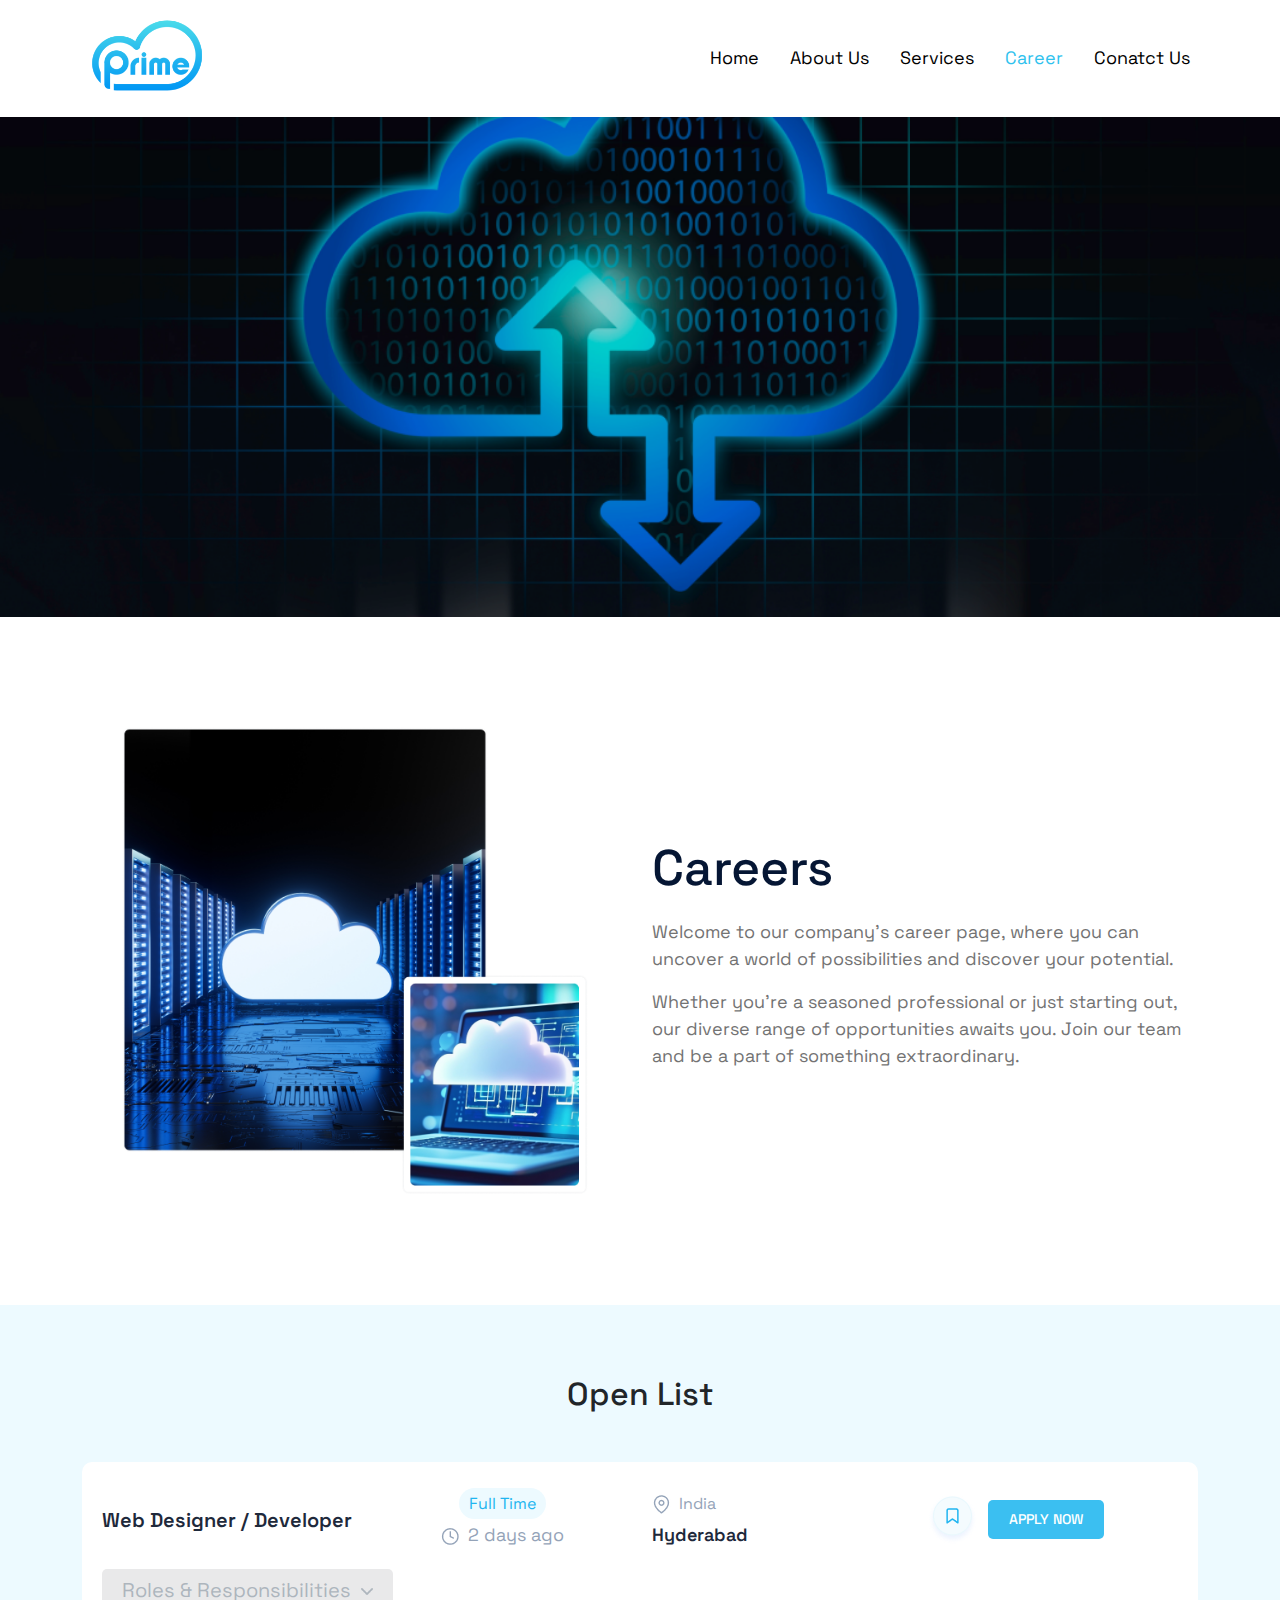
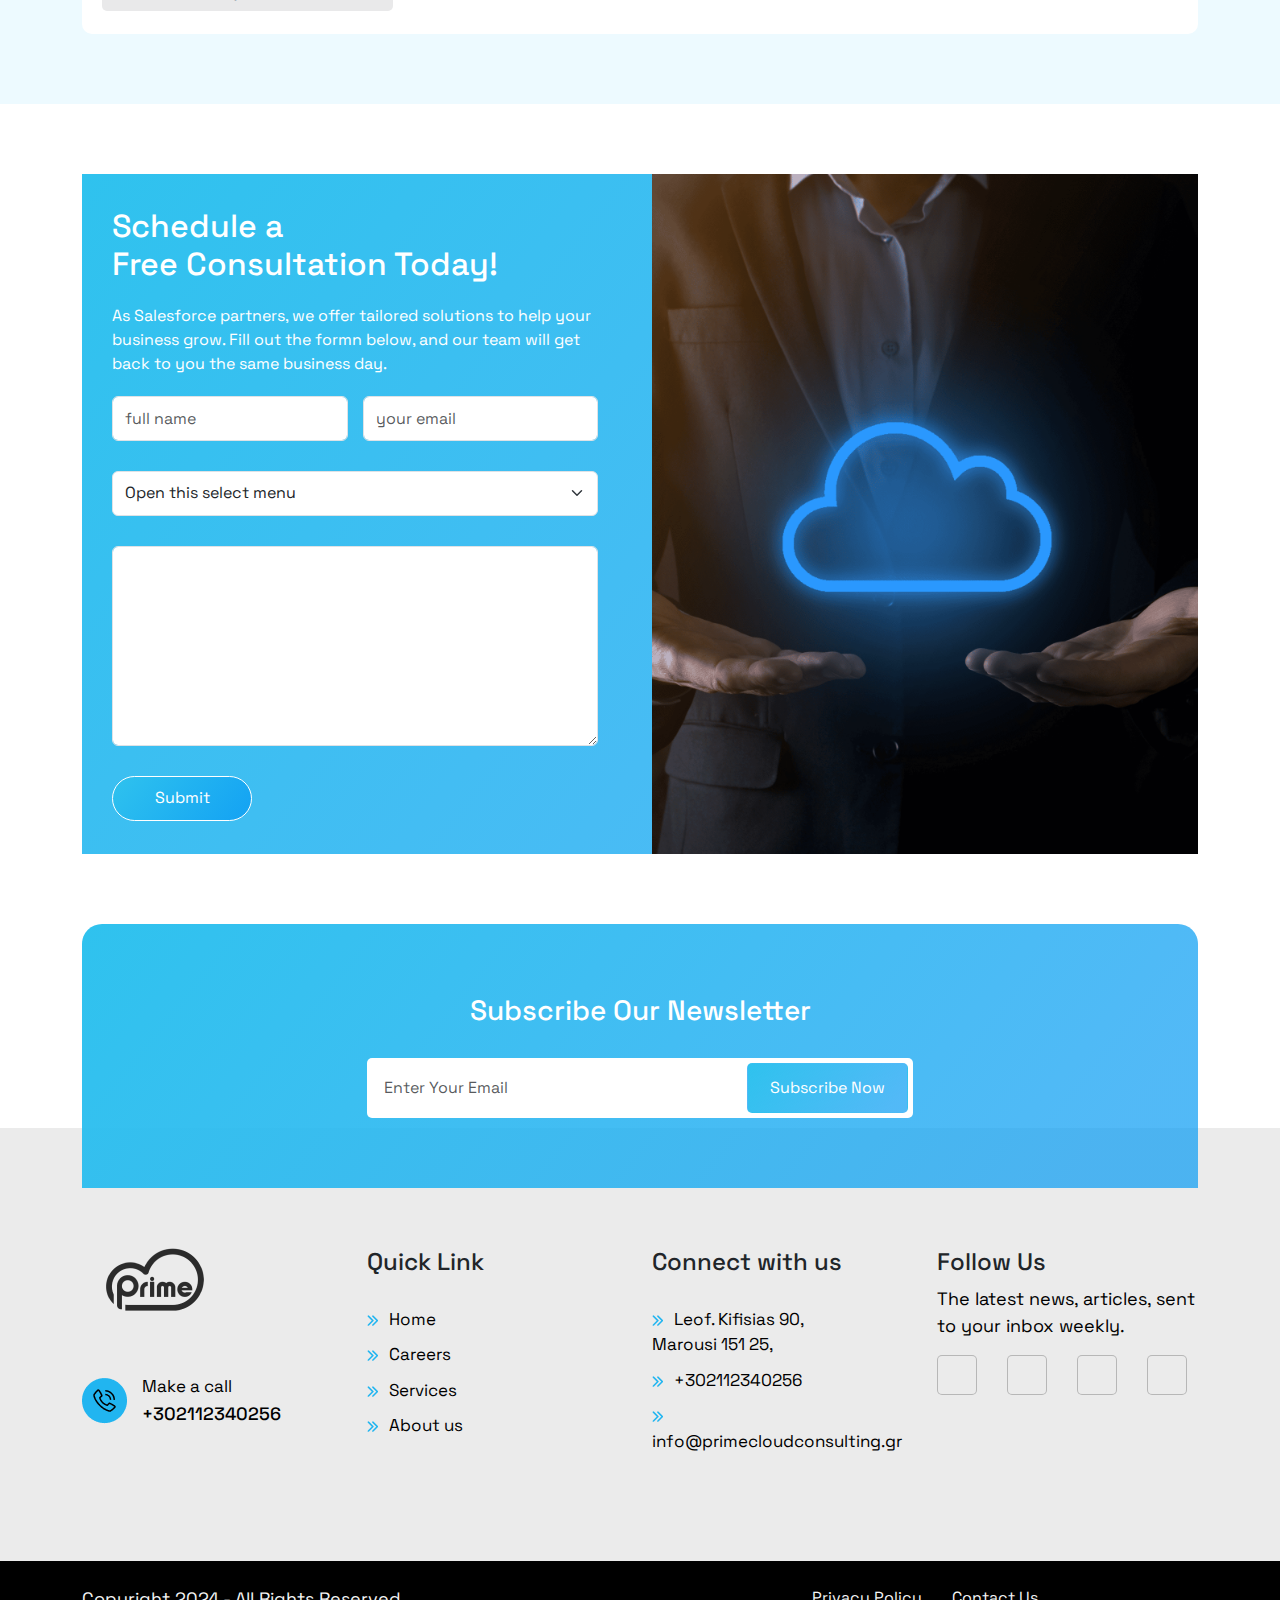
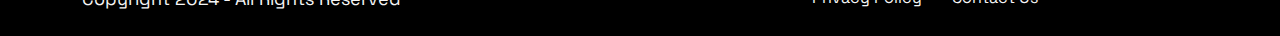
<file: careers.html>
<!DOCTYPE html>
<html lang="en">

<head>
    <meta charset="UTF-8">
    <meta name="viewport" content="width=device-width, initial-scale=1.0">
    <title>Careers</title>
    <link rel="stylesheet" href="./css/style.css">
    <link rel="stylesheet" href="./css/responsive.css">
    <link rel="stylesheet" href="./css/bootstrap.min.css">
    <link
    href="https://fonts.googleapis.com/css2?family=Cormorant+Garamond:ital,wght@0,300;0,400;0,500;0,600;0,700;1,300;1,400;1,500;1,600;1,700&family=Roboto:ital,wght@0,100;0,300;0,400;0,500;0,700;0,900;1,100;1,300;1,400;1,500;1,700;1,900&family=Space+Grotesk:wght@300..700&display=swap"
    rel="stylesheet">
    <link rel="stylesheet" href="https://cdnjs.cloudflare.com/ajax/libs/font-awesome/6.6.0/css/all.min.css"
    integrity="sha512-Kc323vGBEqzTmouAECnVceyQqyqdsSiqLQISBL29aUW4U/M7pSPA/gEUZQqv1cwx4OnYxTxve5UMg5GT6L4JJg=="
    crossorigin="anonymous" referrerpolicy="no-referrer" />
</head>

<body>

    <header>
        <nav class="navbar navbar-expand-lg">
            <div class="container">
                <a class="navbar-brand" href="index.html">
                    <img src="./images/logo_prime.png" alt="" class="img-fluid">
                </a>
                <button class="navbar-toggler" type="button" data-bs-toggle="collapse"
                    data-bs-target="#navbarSupportedContent" aria-controls="navbarSupportedContent"
                    aria-expanded="false" aria-label="Toggle navigation">
                    <span class="navbar-toggler-icon"></span>
                </button>
                <div class="collapse navbar-collapse" id="navbarSupportedContent">
                    <ul class="navbar-nav ms-auto mb-2 mb-lg-0">
                        <li class="nav-item">
                            <a class="nav-link" aria-current="page" href="index.html">Home</a>
                        </li>
                        <li class="nav-item">
                            <a class="nav-link" href="about.html">About Us</a>
                        </li>
                        <li class="nav-item">
                            <a class="nav-link " href="service.html">Services</a>
                        </li>
                        <li class="nav-item">
                            <a class="nav-link active" href="careers.html ">Career</a>
                        </li>
                        <li class="nav-item">
                            <a class="nav-link" href="contact.html">Conatct Us</a>
                        </li>
                    </ul>

                </div>
            </div>
        </nav>
    </header>

    <div class="banner careers">
        <div class="container">
            <div class="row">
                <div class="col">
                    <div class="inner_text_banner">
                        <!-- <h1>About Us</h1>
                        <div class="links_in_banner">
                            <a href="index.html">Home</a> <span>|</span> <a href="about.html" class="active">About
                                Us</a>
                        </div> -->
                        <!-- <a href="#" class="button_common">Discover Now <img src="./images/_right_arrow.png" alt=""></a> -->
                    </div>
                </div>
            </div>
        </div>
    </div>

    <div class="next_gen_ai padding">
        <div class="container">
            <div class="row align-items-center">
                <div class="col-lg-6">
                    <div class="left_next_gen">
                        <img src="./images/career_under_banner_img.png" alt="" class="img-fluid ">
                    </div>
                </div>

                <div class="col-lg-6">
                    <div class="right_next_gen">
                        <h2>Careers</h2>
                        <p>Welcome to our company’s career page, where you can uncover a world of possibilities and
                            discover your potential.
                        </p>
                        <p>Whether you’re a seasoned professional or just starting out, our diverse range of
                            opportunities awaits you. Join our team and be a part of something extraordinary.</p>

                    </div>
                </div>

            </div>
        </div>
    </div>

    <div class="open_list padding">
        <div class="container">
            <div class="row">
                <div class="col-lg-12">
                    <h2 class="text-center mb-5">Open List</h2>
                </div>
            </div>

            <div class="row_open_list">
                <div class="row align-items-center">
                    <div class="open_col1">

                    </div>
                    <div class="col-sm-6 col-lg-3">
                        <div class="open_col1 open_col">
                            <p>Web Designer / Developer</p>
                        </div>
                    </div>
                    <div class="col-sm-6 col-lg-3">
                        <div class="open_col2 open_col" >
                            <span>Full Time</span>
                            <p> <img src="./images/time_icon.jpg" alt="" class="img-fluid">2 days ago</p>
                        </div>
                    </div>

                    <div class="col-sm-6 col-lg-3">
                        <div class="open_col3 open_col">
                            <span><img src="./images/location_icon.jpg" alt="" class="img-fluid">India</span>
                            <p>Hyderabad</p>
                        </div>
                    </div>
                    <div class="col-sm-6 col-lg-3">
                        <div class="open_col4 open_col">
                            <img src="./images/Link.png" alt="" class="img-fluid">
                            <a href="">Apply Now</a>
                        </div>
                    </div>
                </div>
                <div class="drop_content">
                    <div class="textDropdown">
                        <div class="dropdownSection" onclick="changeStuff();">
                            <h2>Roles & Responsibilities <img src="./images/drop_down_arrow.png" alt="" class="img-fluid"></h2>
                            <div class="textSection">

                                <div class="wrap_data_content">
                                    <h4>Job Description:</h4>
                                    <p>One disadvantage of Lorum Ipsum is that in Latin certain letters appear more
                                        frequently than others - which creates a distinct visual impression. Moreover,
                                        in Latin only words at the beginning of sentences are capitalized.</p>
                                    <p>This means that Lorem Ipsum cannot accurately represent, for example, German, in
                                        which all nouns are capitalized. Thus, Lorem Ipsum has only limited suitability
                                        as a visual filler for German texts. If the fill text is intended to illustrate
                                        the characteristics of different typefaces.</p>
                                    <p>It sometimes makes sense to select texts containing the various letters and
                                        symbols specific to the output language.</p>
                                </div>

                                <div class="wrap_data_content">
                                    <h4>Responsibilities and Duties:</h4>
                                    <p>It sometimes makes sense to select texts containing the various letters and
                                        symbols specific to the output language.</p>
                                    <ul>
                                        <li>Participate in requirements analysis</li>
                                        <li>Write clean, scalable code using C# and .NET frameworks</li>
                                        <li>Test and deploy applications and systems</li>
                                        <li>Revise, update, refactor and debug code</li>
                                        <li>Improve existing software</li>
                                        <li>Develop documentation throughout the software development life cycle (SDLC)
                                        </li>
                                        <li>Serve as an expert on applications and provide technical support</li>

                                    </ul>
                                </div>

                                <div class="wrap_data_content">
                                    <h4>Required Experience, Skills and Qualifications:</h4>
                                    <p>It sometimes makes sense to select texts containing the various letters and
                                        symbols specific to the output language.</p>
                                    <ul>
                                        <li>Proven experience as a .NET Developer or Application Developer</li>
                                        <li>good understanding of SQL and Relational Databases, specifically Microsoft
                                            SQL Server.</li>
                                        <li>Experience designing, developing and creating RESTful web services and APIs
                                        </li>
                                        <li>Basic know how of Agile process and practices</li>
                                        <li>Good understanding of object-oriented programming.</li>
                                        <li>Good understanding of concurrent programming.</li>
                                        <li>Sound knowledge of application architecture and design.</li>
                                        <li>Excellent problem solving and analytical skills</li>

                                    </ul>
                                </div>
                            </div>
                        </div>

                    </div>
                </div>
            </div>


        </div>
    </div>

    <div class="contact_us padding">
        <div class="container">
            <div class="contact_us_row_parent">
                <div class="row align-items-center">
                    <div class="col-lg-6">
                        <div class="left_contact">
                            <h2>Schedule a <br>Free Consultation Today!</h2>
                            <p>As Salesforce partners, we offer tailored solutions to help your business grow. Fill out
                                the formn
                                below,
                                and our team will get back to you the same business day.</p>

                            <form action="">

                                <div class="common_div_contact type_name_email">
                                    <input type="text" placeholder="full name" class="form-control">
                                    <input type="email" placeholder="your email" class="form-control">
                                </div>

                                <div class="common_div_contact form_select_div">
                                    <select class="form-select" aria-label="Default select example"
                                        class="form-control">
                                        <option selected>Open this select menu</option>
                                        <option value="1">One</option>
                                        <option value="2">Two</option>
                                        <option value="3">Three</option>
                                    </select>
                                </div>

                                <div class="common_div_contact text_area_div">
                                    <textarea name="" id="" class="form-control">

              </textarea>
                                </div>

                                <div class="submit_btn">
                                    <a href="#">Submit</a>
                                </div>

                            </form>
                        </div>
                    </div>
                    <div class="col-lg-6">
                        <div class="right_contact">
                            <img src="./images/contact_img.png" alt="" class="img-fluid">
                        </div>
                    </div>
                </div>
            </div>
        </div>
    </div>

    <div class="news_letter ">
        <div class="container">
            <div class="uper_row_news_letter padding">
                <div class="row justify-content-center">
                    <div class="col-lg-6">
                        <h3 class="text-center">Subscribe Our Newsletter</h3>
                        <div class="news_letter_inner">
                            <input type="email" placeholder="Enter Your Email" class="form-control">
                            <div class="subscribe">
                                <a href="#">Subscribe Now</a>
                            </div>
                        </div>
                    </div>
                </div>
            </div>
        </div>
    </div>


    <footer class="padding">
        <div class="container">
            <div class="row">
                <div class="col-lg-3">
                    <div class="column_1">
                        <div class="logo_footer">
                            <img src="./images/footer_logo.png" alt="" class="img-fluid">
                        </div>

                        <div class="phone_call_wrapper">
                            <div class="image_call">
                                <img src="./images/call_phone.png" alt="" class="img-fluid">
                            </div>
                            <div class="para_call">
                                <p>Make a call</p>
                                <p><a href="tel:+302112340256">+302112340256</a></p>
                            </div>
                        </div>
                    </div>
                </div>
                <div class="col-lg-3">
                    <div class="columnb_2">
                        <h4>Quick Link</h4>
                        <ul>
                            <li><a href=""><img src="./images/footer_arrow.png" alt="" class="img-fluid">Home</a></li>
                            <li><a href=""><img src="./images/footer_arrow.png" alt="" class="img-fluid">Careers</a>
                            </li>
                            <li><a href=""><img src="./images/footer_arrow.png" alt="" class="img-fluid">Services</a>
                            </li>
                            <li><a href=""><img src="./images/footer_arrow.png" alt="" class="img-fluid">About us</a>
                            </li>
                        </ul>
                    </div>
                </div>
                <div class="col-lg-3">
                    <div class="columnb_2 colunm_3">
                        <h4>Connect with us</h4>
                        <ul>
                            <li><a href=""><img src="./images/footer_arrow.png" alt="" class="img-fluid">Leof. Kifisias
                                    90,<BR> Marousi 151 25,</a></li>
                            <li><a href="tel:+302112340256"><img src="./images/footer_arrow.png" alt=""
                                        class="img-fluid">+302112340256</a></li>
                            <li><a href="info@primecloudconsulting.gr"><img src="./images/footer_arrow.png" alt=""
                                        class="img-fluid">info@primecloudconsulting.gr</a></li>
                        </ul>
                    </div>
                </div>
                <div class="col-lg-3">
                    <div class="column_4">
                        <h4>Follow Us</h4>
                        <p>The latest news, articles, sent
                            to your inbox weekly.</p>

                        <div class="social_icon">
                            <ul>
                                <li><a href=""><i class="fa-brands fa-facebook-f"></i></a></li>
                                <li><a href=""><i class="fa-brands fa-x-twitter"></i></a></li>
                                <li><a href=""><i class="fa-brands fa-linkedin-in"></i></a></li>
                                <li><a href=""><i class="fa-brands fa-pinterest-p"></i></a></li>
                            </ul>
                        </div>
                    </div>
                </div>
            </div>
        </div>
    </footer>

    <div class="copy_right py-4">
        <div class="container">
            <div class="row align-items-center">
                <div class="col-lg-6">
                    <div class="left_copy_right">
                        <p>Copyright 2024 - All Rights Reserved </p>
                    </div>
                </div>
                <div class="col-lg-6">
                    <ul class="copy_right_ul">
                        <li><a href="">Privacy Policy</a></li>
                        <li><a href="">Contact Us</a></li>
                    </ul>
                </div>
            </div>
        </div>
    </div>

    <script src="./js/bootstrap.bundle.min.js"></script>
    <script src="./js/script.js"></script>
</body>

</html>
</file>
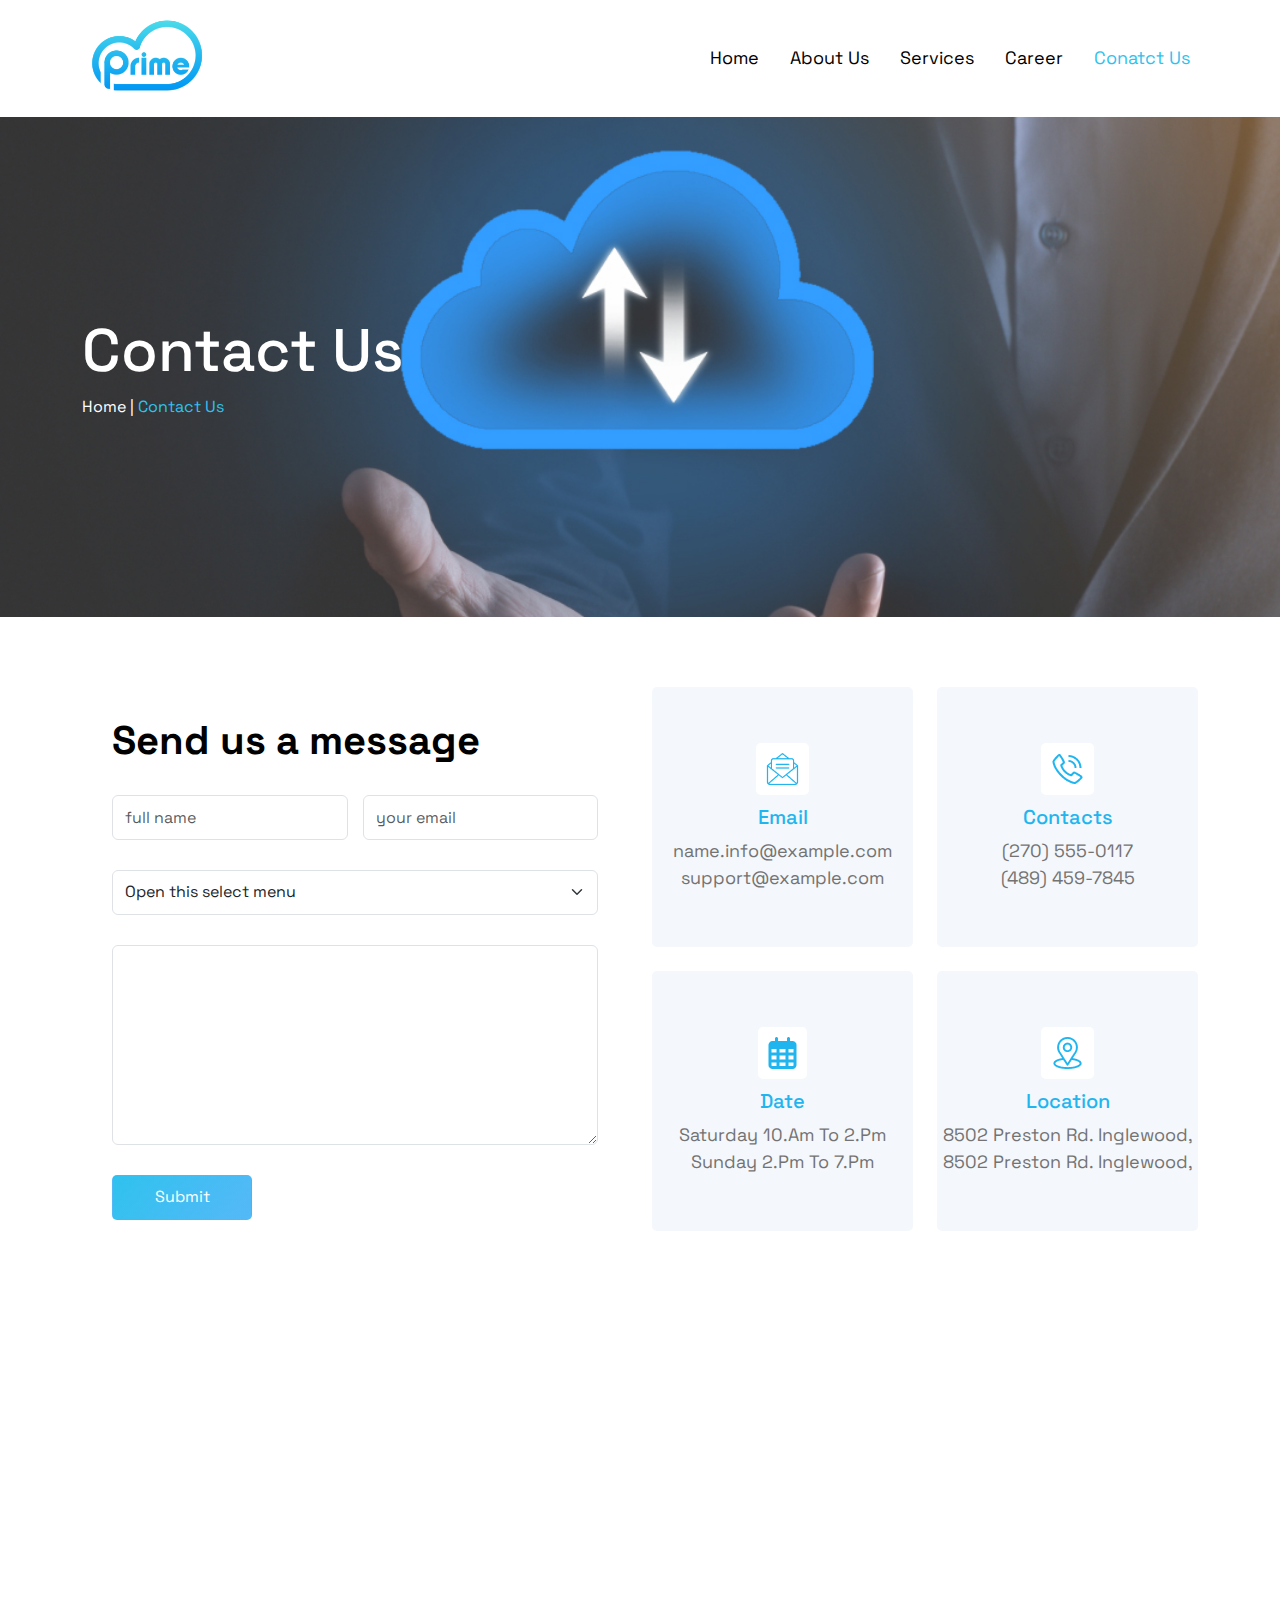
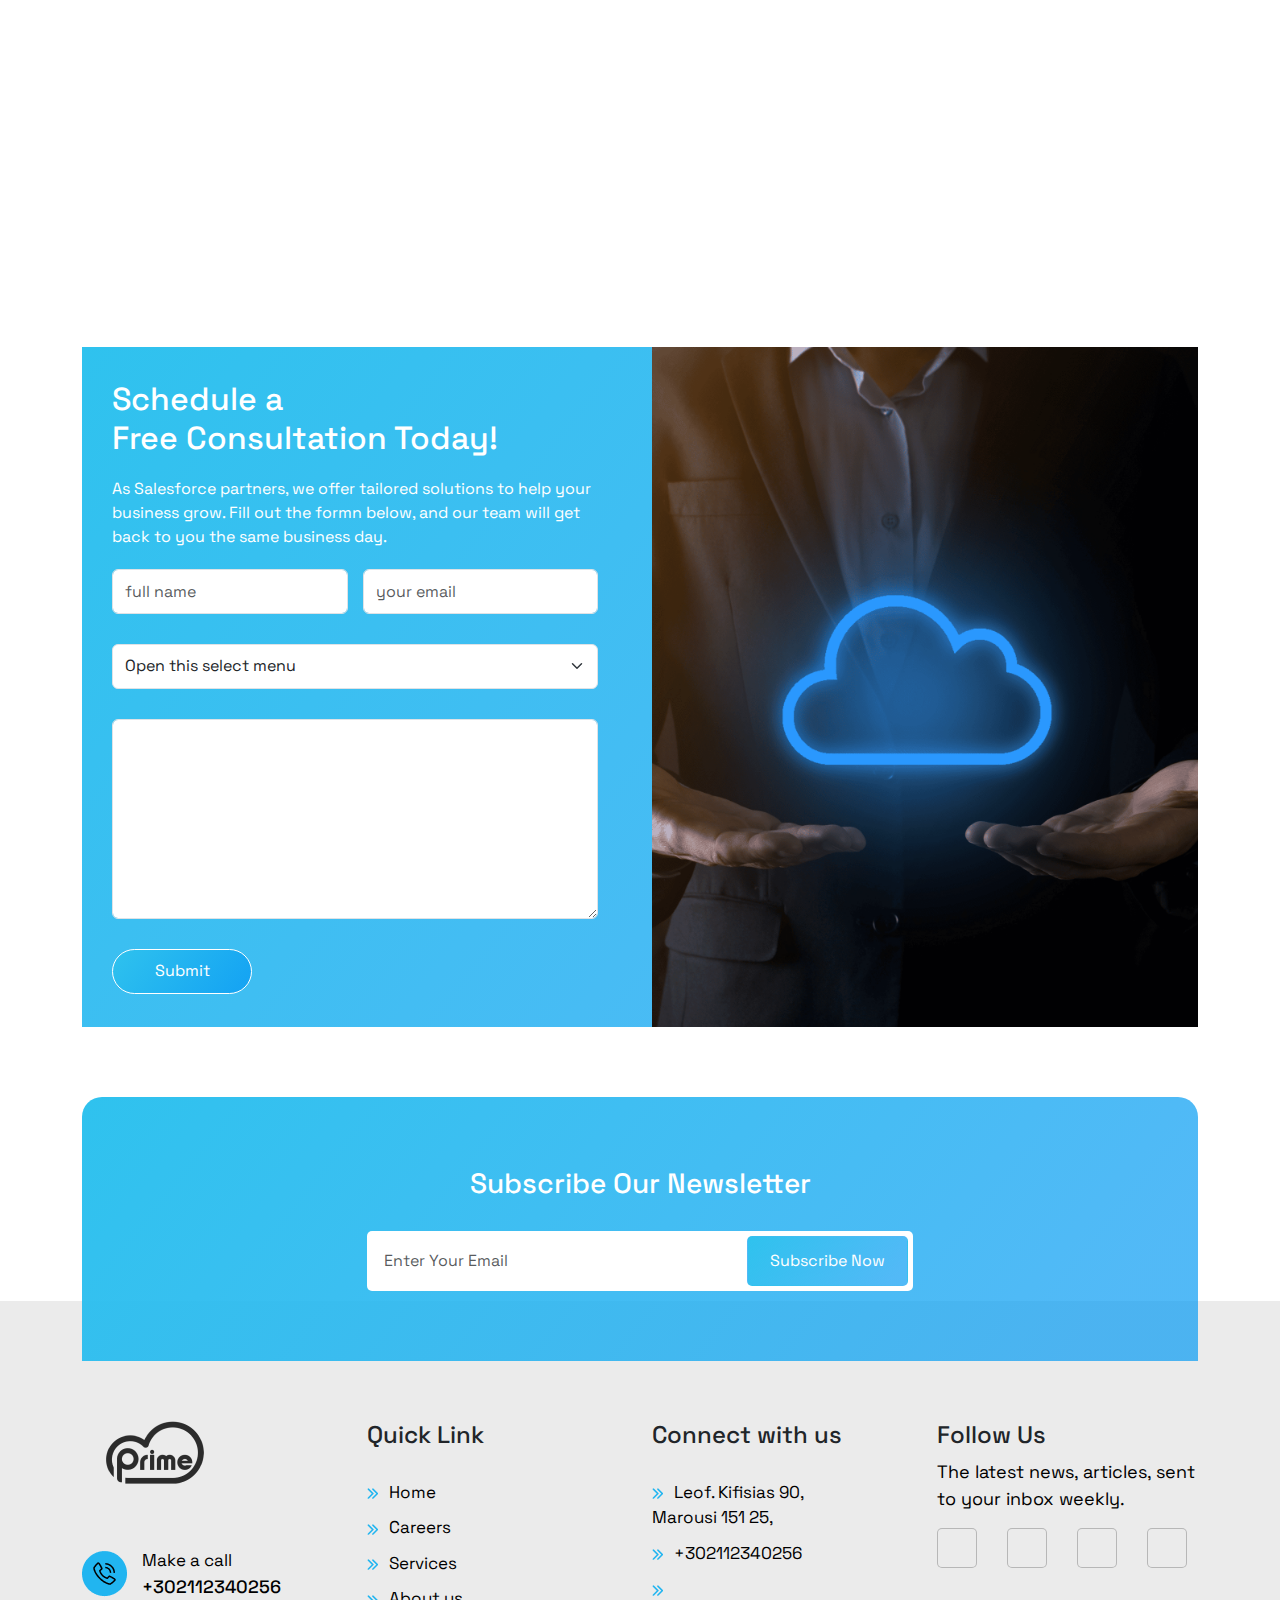
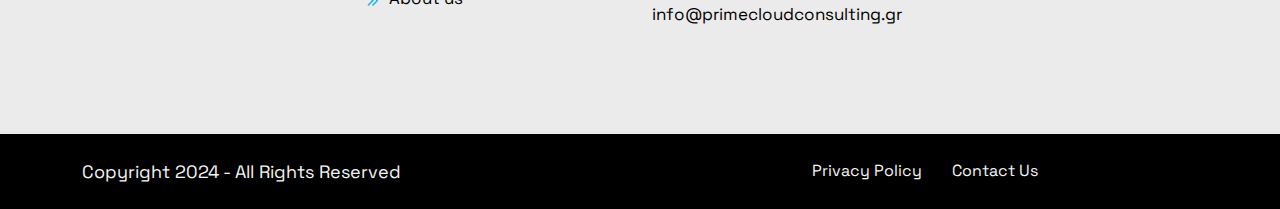
<file: contact.html>
<!DOCTYPE html>
<html lang="en">

<head>
    <meta charset="UTF-8">
    <meta name="viewport" content="width=device-width, initial-scale=1.0">
    <title>Contact</title>
    <link rel="stylesheet" href="./css/style.css">
    <link rel="stylesheet" href="./css/responsive.css">
    <link rel="stylesheet" href="./css/bootstrap.min.css">
    <link
    href="https://fonts.googleapis.com/css2?family=Cormorant+Garamond:ital,wght@0,300;0,400;0,500;0,600;0,700;1,300;1,400;1,500;1,600;1,700&family=Roboto:ital,wght@0,100;0,300;0,400;0,500;0,700;0,900;1,100;1,300;1,400;1,500;1,700;1,900&family=Space+Grotesk:wght@300..700&display=swap"
    rel="stylesheet">
    <link rel="stylesheet" href="https://cdnjs.cloudflare.com/ajax/libs/font-awesome/6.6.0/css/all.min.css"
    integrity="sha512-Kc323vGBEqzTmouAECnVceyQqyqdsSiqLQISBL29aUW4U/M7pSPA/gEUZQqv1cwx4OnYxTxve5UMg5GT6L4JJg=="
    crossorigin="anonymous" referrerpolicy="no-referrer" />
</head>

<body>

    <header>
        <nav class="navbar navbar-expand-lg">
            <div class="container">
                <a class="navbar-brand" href="index.html">
                    <img src="./images/logo_prime.png" alt="" class="img-fluid">
                </a>
                <button class="navbar-toggler" type="button" data-bs-toggle="collapse"
                    data-bs-target="#navbarSupportedContent" aria-controls="navbarSupportedContent"
                    aria-expanded="false" aria-label="Toggle navigation">
                    <span class="navbar-toggler-icon"></span>
                </button>
                <div class="collapse navbar-collapse" id="navbarSupportedContent">
                    <ul class="navbar-nav ms-auto mb-2 mb-lg-0">
                        <li class="nav-item">
                            <a class="nav-link" aria-current="page" href="index.html">Home</a>
                        </li>
                        <li class="nav-item">
                            <a class="nav-link" href="about.html">About Us</a>
                        </li>
                        <li class="nav-item">
                            <a class="nav-link " href="service.html">Services</a>
                        </li>
                        <li class="nav-item">
                            <a class="nav-link" href="careers.html ">Career</a>
                        </li>
                        <li class="nav-item">
                            <a class="nav-link active" href="contact.html">Conatct Us</a>
                        </li>
                    </ul>

                </div>
            </div>
        </nav>
    </header>

    <div class="banner about_us contact_us">
        <div class="container">
            <div class="row">
                <div class="col">
                    <div class="inner_text_banner">
                        <h1>Contact Us</h1>
                        <div class="links_in_banner">
                            <a href="index.html">Home</a> <span>|</span> <a href="contact.html" class="active">Contact
                                Us</a>
                        </div>
                        <!-- <a href="#" class="button_common">Discover Now <img src="./images/_right_arrow.png" alt=""></a> -->
                    </div>
                </div>
            </div>
        </div>
    </div>

    <div class="contact_banner padding">
        <div class="container">
            <div class="row">
                <div class="col-lg-6">
                    <div class="left_contact">
                        <h2>Send us a message</h2>

                        <form action="">

                            <div class="common_div_contact type_name_email">
                                <input type="text" placeholder="full name" class="form-control">
                                <input type="email" placeholder="your email" class="form-control">
                            </div>

                            <div class="common_div_contact form_select_div">
                                <select class="form-select" aria-label="Default select example">
                                    <option selected="">Open this select menu</option>
                                    <option value="1">One</option>
                                    <option value="2">Two</option>
                                    <option value="3">Three</option>
                                </select>
                            </div>

                            <div class="common_div_contact text_area_div">
                                <textarea name="" id="" class="form-control">
  </textarea>
                            </div>

                            <div class="submit_btn">
                                <a href="#">Submit</a>
                            </div>

                        </form>
                    </div>
                </div>
                <div class="col-lg-6">
                    <div class="right_contact_banner">
                        <div class="row g-4">
                            <div class="col-xl-6">
                                <div class="con_box">
                                    <img src="./images/c_icon1.png" alt="" class="img-fluid">
                                    <h4>Email</h4>
                                    <p><a href="mailto:name.info@example.com">name.info@example.com</a></p>
                                    <p><a href="mailto:support@example.com">support@example.com</a></p>
                                </div>
                            </div>
                            <div class="col-xl-6">
                                <div class="con_box">
                                    <img src="./images/c_icon2.png" alt="" class="img-fluid">
                                    <h4>Contacts</h4>
                                    <p><a href="tel:(270) 555-0117">(270) 555-0117</a></p>
                                    <p><a href="tel:(489) 459-7845">(489) 459-7845</a></p>
                                </div>
                            </div>
                            <div class="col-xl-6">
                                <div class="con_box">
                                    <img src="./images/c_icon3.png" alt="" class="img-fluid">
                                    <h4>Date</h4>
                                    <p>Saturday 10.Am To 2.Pm</p>
                                    <p>Sunday 2.Pm To 7.Pm</p>
                                </div>
                            </div>
                            <div class="col-xl-6">
                                <div class="con_box">
                                    <img src="./images/c_icon4.png" alt="" class="img-fluid">
                                    <h4>Location</h4>
                                    <p>8502 Preston Rd. Inglewood,</p>
                                    <p>8502 Preston Rd. Inglewood,</p>
                                </div>
                            </div>
                        </div>
                    </div>
                </div>
            </div>
        </div>
    </div>

    <div class="maps_section">
        <iframe
            src="https://www.google.com/maps/embed?pb=!1m18!1m12!1m3!1d2483.5464675033186!2d-0.12209412301641283!3d51.503189711010386!2m3!1f0!2f0!3f0!3m2!1i1024!2i768!4f13.1!3m3!1m2!1s0x487604c7c7eb9be3%3A0x3918653583725b56!2sRiverside%20Building%2C%20County%20Hall%2C%20Westminster%20Bridge%20Rd%2C%20London%20SE1%207JA%2C%20UK!5e0!3m2!1sen!2sin!4v1723025339400!5m2!1sen!2sin"
            width="100%" height="550" style="border:0;" allowfullscreen="" loading="lazy"
            referrerpolicy="no-referrer-when-downgrade"></iframe>
    </div>

    <div class="contact_us padding">
        <div class="container">
            <div class="contact_us_row_parent">
                <div class="row align-items-center">
                    <div class="col-lg-6">
                        <div class="left_contact">
                            <h2>Schedule a <br>Free Consultation Today!</h2>
                            <p>As Salesforce partners, we offer tailored solutions to help your business grow. Fill out
                                the formn
                                below,
                                and our team will get back to you the same business day.</p>

                            <form action="">

                                <div class="common_div_contact type_name_email">
                                    <input type="text" placeholder="full name" class="form-control">
                                    <input type="email" placeholder="your email" class="form-control">
                                </div>

                                <div class="common_div_contact form_select_div">
                                    <select class="form-select" aria-label="Default select example"
                                        class="form-control">
                                        <option selected>Open this select menu</option>
                                        <option value="1">One</option>
                                        <option value="2">Two</option>
                                        <option value="3">Three</option>
                                    </select>
                                </div>

                                <div class="common_div_contact text_area_div">
                                    <textarea name="" id="" class="form-control">

              </textarea>
                                </div>

                                <div class="submit_btn">
                                    <a href="#">Submit</a>
                                </div>

                            </form>
                        </div>
                    </div>
                    <div class="col-lg-6">
                        <div class="right_contact">
                            <img src="./images/contact_img.png" alt="" class="img-fluid">
                        </div>
                    </div>
                </div>
            </div>
        </div>
    </div>


    <div class="news_letter ">
        <div class="container">
            <div class="uper_row_news_letter padding">
                <div class="row justify-content-center">
                    <div class="col-lg-6">
                        <h3 class="text-center">Subscribe Our Newsletter</h3>
                        <div class="news_letter_inner">
                            <input type="email" placeholder="Enter Your Email" class="form-control">
                            <div class="subscribe">
                                <a href="#">Subscribe Now</a>
                            </div>
                        </div>
                    </div>
                </div>
            </div>
        </div>
    </div>


    <footer class="padding">
        <div class="container">
            <div class="row">
                <div class="col-lg-3">
                    <div class="column_1">
                        <div class="logo_footer">
                            <img src="./images/footer_logo.png" alt="" class="img-fluid">
                        </div>

                        <div class="phone_call_wrapper">
                            <div class="image_call">
                                <img src="./images/call_phone.png" alt="" class="img-fluid">
                            </div>
                            <div class="para_call">
                                <p>Make a call</p>
                                <p><a href="tel:+302112340256">+302112340256</a></p>
                            </div>
                        </div>
                    </div>
                </div>
                <div class="col-lg-3">
                    <div class="columnb_2">
                        <h4>Quick Link</h4>
                        <ul>
                            <li><a href=""><img src="./images/footer_arrow.png" alt="" class="img-fluid">Home</a></li>
                            <li><a href=""><img src="./images/footer_arrow.png" alt="" class="img-fluid">Careers</a>
                            </li>
                            <li><a href=""><img src="./images/footer_arrow.png" alt="" class="img-fluid">Services</a>
                            </li>
                            <li><a href=""><img src="./images/footer_arrow.png" alt="" class="img-fluid">About us</a>
                            </li>
                        </ul>
                    </div>
                </div>
                <div class="col-lg-3">
                    <div class="columnb_2 colunm_3">
                        <h4>Connect with us</h4>
                        <ul>
                            <li><a href=""><img src="./images/footer_arrow.png" alt="" class="img-fluid">Leof. Kifisias
                                    90,<BR> Marousi 151 25,</a></li>
                            <li><a href="tel:+302112340256"><img src="./images/footer_arrow.png" alt=""
                                        class="img-fluid">+302112340256</a></li>
                            <li><a href="info@primecloudconsulting.gr"><img src="./images/footer_arrow.png" alt=""
                                        class="img-fluid">info@primecloudconsulting.gr</a></li>
                        </ul>
                    </div>
                </div>
                <div class="col-lg-3">
                    <div class="column_4">
                        <h4>Follow Us</h4>
                        <p>The latest news, articles, sent
                            to your inbox weekly.</p>

                        <div class="social_icon">
                            <ul>
                                <li><a href=""><i class="fa-brands fa-facebook-f"></i></a></li>
                                <li><a href=""><i class="fa-brands fa-x-twitter"></i></a></li>
                                <li><a href=""><i class="fa-brands fa-linkedin-in"></i></a></li>
                                <li><a href=""><i class="fa-brands fa-pinterest-p"></i></a></li>
                            </ul>
                        </div>
                    </div>
                </div>
            </div>
        </div>
    </footer>

    <div class="copy_right py-4">
        <div class="container">
            <div class="row align-items-center">
                <div class="col-lg-6">
                    <div class="left_copy_right">
                        <p>Copyright 2024 - All Rights Reserved </p>
                    </div>
                </div>
                <div class="col-lg-6">
                    <ul class="copy_right_ul">
                        <li><a href="">Privacy Policy</a></li>
                        <li><a href="">Contact Us</a></li>
                    </ul>
                </div>
            </div>
        </div>
    </div>

    <script src="./js/bootstrap.bundle.min.js"></script>
    <script src="./js/script.js"></script>
</body>

</html>
</file>
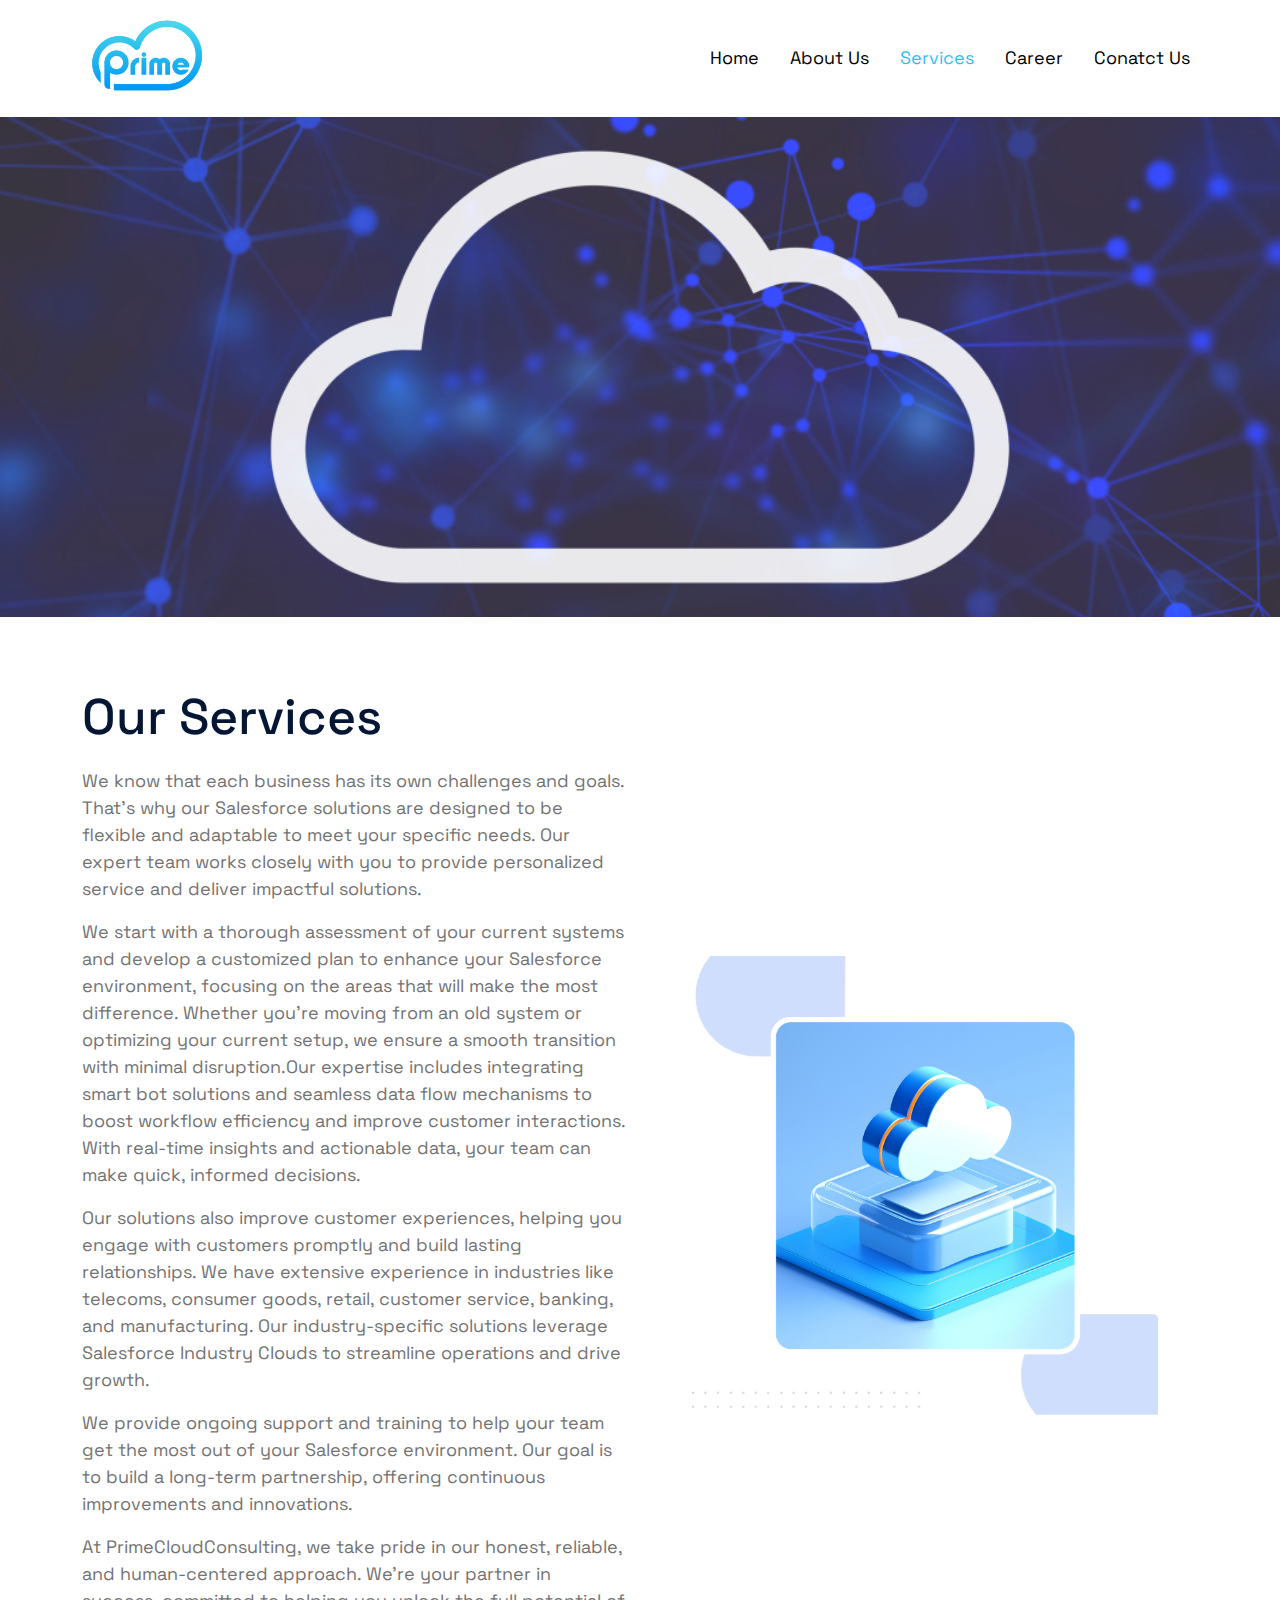
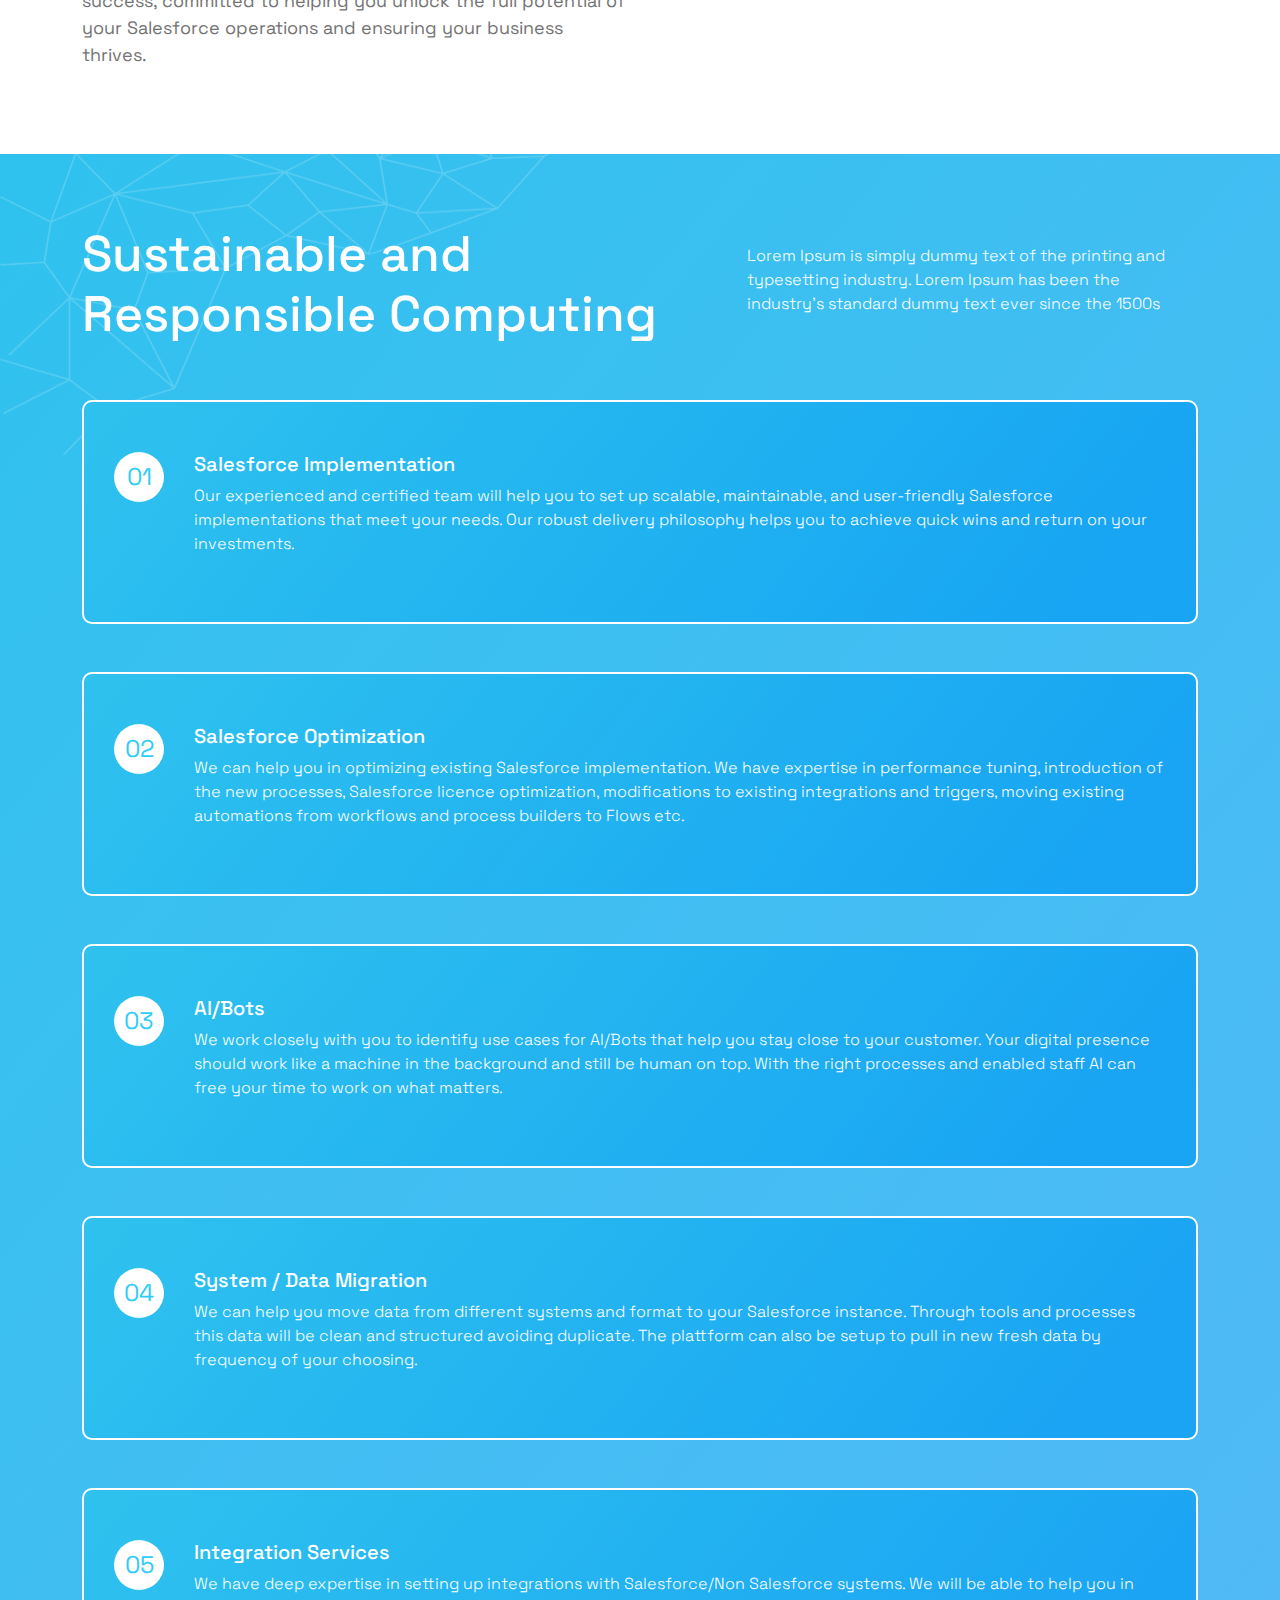
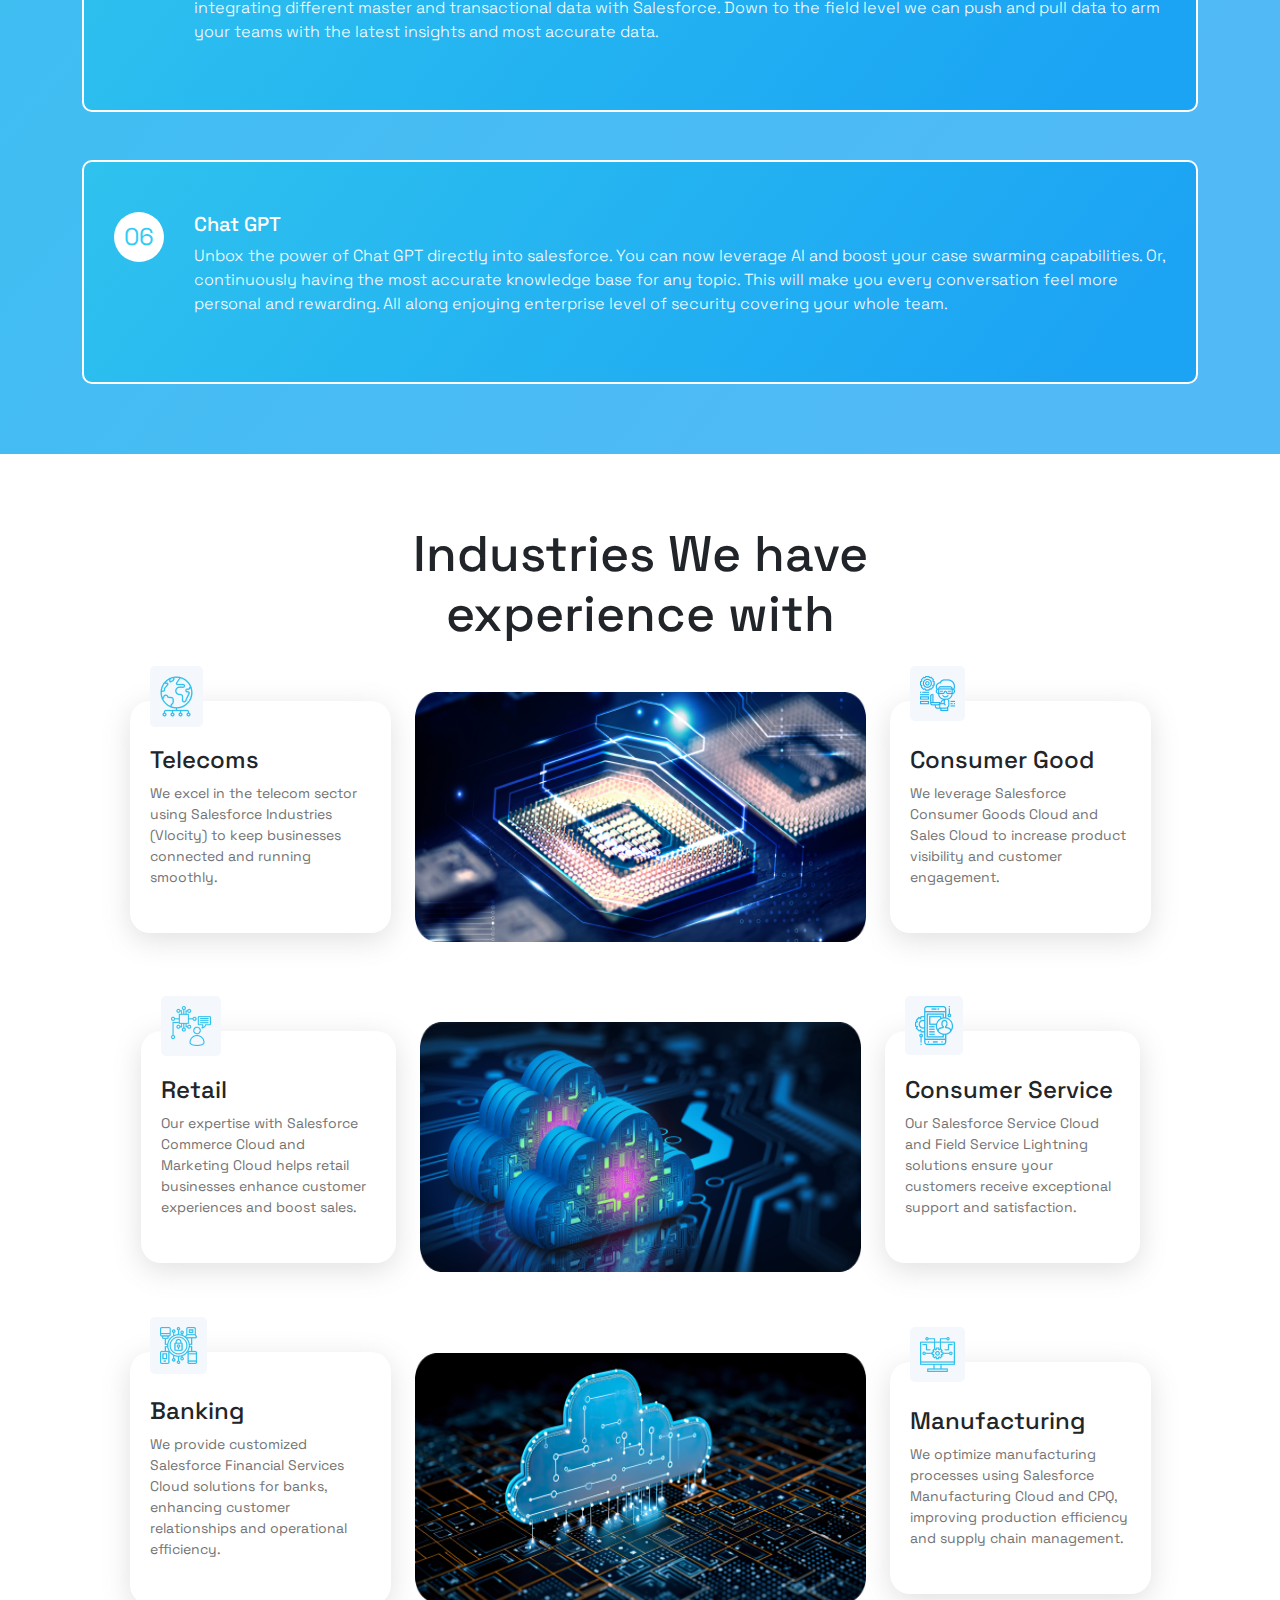
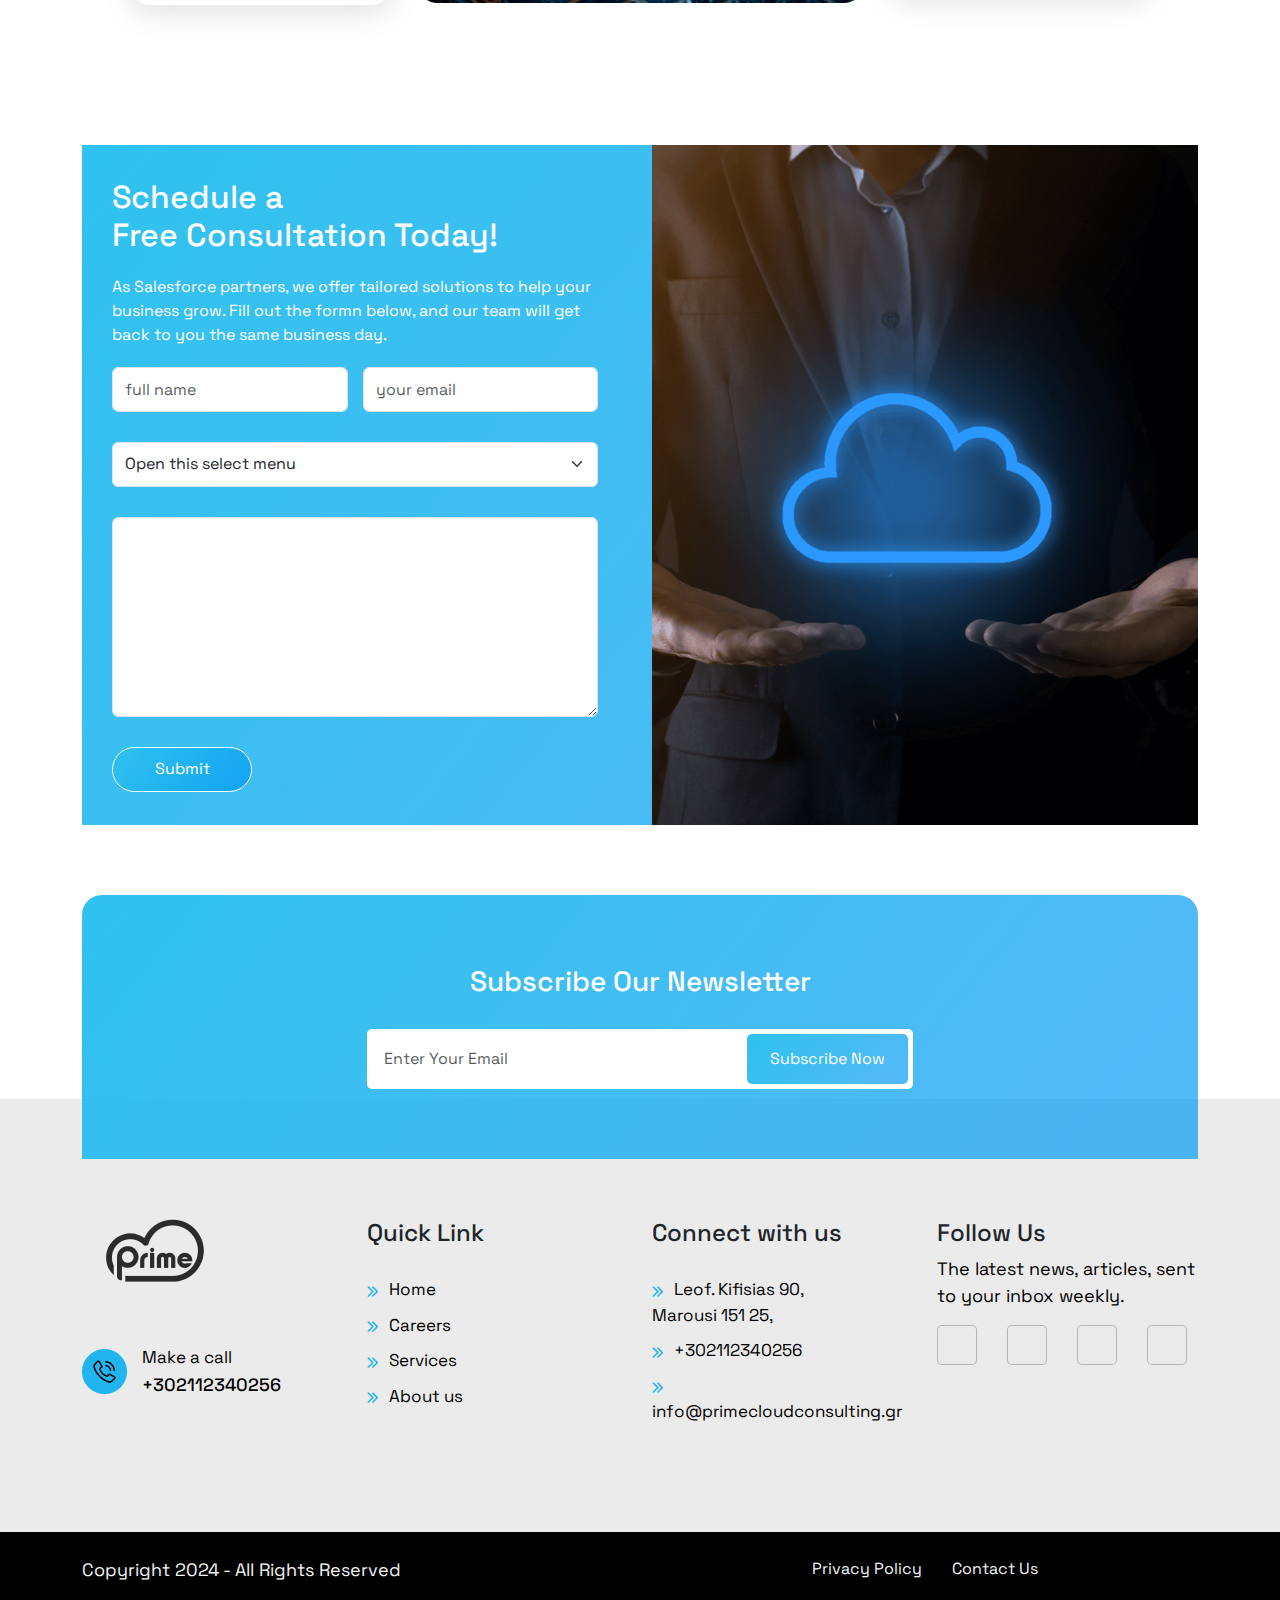
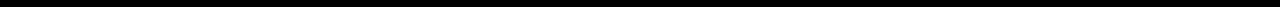
<file: service.html>
<!DOCTYPE html>
<html lang="en">

<head>
    <meta charset="UTF-8">
    <meta name="viewport" content="width=device-width, initial-scale=1.0">
    <title>Service</title>
    <link rel="stylesheet" href="./css/style.css">
    <link rel="stylesheet" href="./css/responsive.css">
    <link rel="stylesheet" href="./css/bootstrap.min.css">
    <link
    href="https://fonts.googleapis.com/css2?family=Cormorant+Garamond:ital,wght@0,300;0,400;0,500;0,600;0,700;1,300;1,400;1,500;1,600;1,700&family=Roboto:ital,wght@0,100;0,300;0,400;0,500;0,700;0,900;1,100;1,300;1,400;1,500;1,700;1,900&family=Space+Grotesk:wght@300..700&display=swap"
    rel="stylesheet">
    <link rel="stylesheet" href="https://cdnjs.cloudflare.com/ajax/libs/font-awesome/6.6.0/css/all.min.css"
    integrity="sha512-Kc323vGBEqzTmouAECnVceyQqyqdsSiqLQISBL29aUW4U/M7pSPA/gEUZQqv1cwx4OnYxTxve5UMg5GT6L4JJg=="
    crossorigin="anonymous" referrerpolicy="no-referrer" />
</head>

<body>

    <header>
        <nav class="navbar navbar-expand-lg">
            <div class="container">
                <a class="navbar-brand" href="index.html">
                    <img src="./images/logo_prime.png" alt="" class="img-fluid">
                </a>
                <button class="navbar-toggler" type="button" data-bs-toggle="collapse"
                    data-bs-target="#navbarSupportedContent" aria-controls="navbarSupportedContent"
                    aria-expanded="false" aria-label="Toggle navigation">
                    <span class="navbar-toggler-icon"></span>
                </button>
                <div class="collapse navbar-collapse" id="navbarSupportedContent">
                    <ul class="navbar-nav ms-auto mb-2 mb-lg-0">
                        <li class="nav-item">
                            <a class="nav-link" aria-current="page" href="index.html">Home</a>
                        </li>
                        <li class="nav-item">
                            <a class="nav-link" href="about.html">About Us</a>
                        </li>
                        <li class="nav-item">
                            <a class="nav-link active" href="service.html">Services</a>
                        </li>
                        <li class="nav-item">
                            <a class="nav-link" href="careers.html">Career</a>
                        </li>
                        <li class="nav-item">
                            <a class="nav-link" href="contact.html">Conatct Us</a>
                        </li>
                    </ul>

                </div>
            </div>
        </nav>
    </header>

    <div class="banner service">
        <div class="container">
            <div class="row">
                <div class="col">
                    <div class="inner_text_banner">
                        <!-- <h1>About Us</h1>
                        <div class="links_in_banner">
                            <a href="index.html">Home</a> <span>|</span> <a href="about.html" class="active">About
                                Us</a>
                        </div> -->
                        <!-- <a href="#" class="button_common">Discover Now <img src="./images/_right_arrow.png" alt=""></a> -->
                    </div>
                </div>
            </div>
        </div>
    </div>

    <div class="next_gen_ai padding">
        <div class="container">
            <div class="row align-items-center">

                <div class="col-lg-6">
                    <div class="right_next_gen">
                        <h2>Our Services</h2>
                        <p>We know that each business has its own challenges and goals. That’s why our Salesforce
                            solutions are designed to be flexible and adaptable to meet your specific needs. Our expert
                            team works closely with you to provide personalized service and deliver impactful solutions.
                        </p>
                        <p>We start with a thorough assessment of your current systems and develop a customized plan to
                            enhance your Salesforce environment, focusing on the areas that will make the most
                            difference. Whether you’re moving from an old system or optimizing your current setup, we
                            ensure a smooth transition with minimal disruption.Our expertise includes integrating smart
                            bot solutions and seamless data flow mechanisms to boost workflow efficiency and improve
                            customer interactions. With real-time insights and actionable data, your team can make
                            quick, informed decisions.</p>
                        <p>Our solutions also improve customer experiences, helping you engage with customers promptly
                            and build lasting relationships. We have extensive experience in industries like telecoms,
                            consumer goods, retail, customer service, banking, and manufacturing. Our industry-specific
                            solutions leverage Salesforce Industry Clouds to streamline operations and drive growth.
                        </p>
                        <p>We provide ongoing support and training to help your team get the most out of your Salesforce
                            environment. Our goal is to build a long-term partnership, offering continuous improvements
                            and innovations.</p>
                        <p>At PrimeCloudConsulting, we take pride in our honest, reliable, and human-centered approach.
                            We’re your partner in success, committed to helping you unlock the full potential of your
                            Salesforce operations and ensuring your business thrives.
                        </p>
                    </div>
                </div>
                <div class="col-lg-6">
                    <div class="left_next_gen">
                        <img src="./images/services_under_bottom.png" alt="" class="img-fluid ">
                    </div>
                </div>
            </div>
        </div>
    </div>

    <!-- <div class="join_us padding">
        <div class="container">
            <div class="row">
                <div class="col-lg-6">
                    <div class="left_join">
                        <h3>Join us and discover how we can elevate your operations with practical and impactful Al
                            solutions.</h3>
                        <a href="#" class="button_common">Discover Now <img src="./images/blue_arrow.png" alt=""></a>
                    </div>
                </div>
                <div class="col-lg-6">
                    <div class="right_join">
                        <p>Our Al-driven analytics give you deeper insights into customer behavior, market trends, and
                            operational
                            efficiency, enabling confident, data-driven decisions. </p>
                        <p>We integrate Al seamlessly into your existing systems to ensure you can utilize these
                            advanced
                            capabilities without disruption.</p>
                    </div>
                </div>
            </div>
        </div>
    </div> -->

    <!-- <div class="Ourexperience padding pt-0">
        <div class="container">
            <div class="row">
                <div class="col-12 text-center mb-5">
                    <h2>Our Experience</h2>
                </div>
            </div>
            <div class="row g-4">
                <div class="col-12 col-md-6 col-xl-4">
                    <div class="experience_card">
                        <div class="year_digit">
                            <p>150</p>
                        </div>
                        <p>
                            Years Salesforce <br> Experience Collectively
                        </p>
                        <div class="bg_img">
                            <img src="./images/badge.png" alt="">
                        </div>
                    </div>
                </div>
                <div class="col-12 col-md-6 col-xl-4">
                    <div class="experience_card">
                        <div class="year_digit">
                            <p>250</p>
                        </div>
                        <p>
                            Salesforce

                            <br> Projects
                        </p>
                        <div class="bg_img">
                            <img src="./images/badge.png" alt="">
                        </div>
                    </div>
                </div>
                <div class="col-12 col-md-6 col-xl-4">
                    <div class="experience_card">
                        <div class="year_digit">
                            <p>120</p>
                        </div>
                        <p>
                            Salesforce
                            <br> Certifications
                        </p>
                        <div class="bg_img">
                            <img src="./images/badge.png" alt="">
                        </div>
                    </div>
                </div>
            </div>
        </div>
    </div> -->

    <!-- <div class="our_journey padding">
        <div class="container">
            <div class="row">
                <div class="col-lg-6">
                    <div class="left_journey">
                        <h2>Our Journey</h2>
                        <p>Lorem Ipsum is simply dummy text of the printing and typesetting industry.</p>

                        <div class="journey_img">
                            <img src="./images/journey_about.png" alt="" class="img-fluid">
                        </div>
                    </div>
                </div>
                <div class="col-lg-6">
                    <div class="right_journey">
                        <div class="accordion" id="accordionExample">
                            <div class="accordion-item">
                                <h2 class="accordion-header">
                                    <button class="accordion-button" type="button" data-bs-toggle="collapse"
                                        data-bs-target="#collapseOne" aria-expanded="true" aria-controls="collapseOne">
                                        <p> <strong> 2016 - </strong> Founded</p>
                                    </button>
                                </h2>
                                <div id="collapseOne" class="accordion-collapse collapse show"
                                    data-bs-parent="#accordionExample">
                                    <div class="accordion-body">
                                        we proudly become one of the very first salesforce partner in Greece,armed with
                                        7years of Salesforce
                                        experience.
                                    </div>
                                </div>
                            </div>
                            <div class="accordion-item">
                                <h2 class="accordion-header">
                                    <button class="accordion-button collapsed" type="button" data-bs-toggle="collapse"
                                        data-bs-target="#collapseTwo" aria-expanded="false" aria-controls="collapseTwo">
                                        <p> <strong> 2016 - </strong> Local Presence</p>
                                    </button>
                                </h2>
                                <div id="collapseTwo" class="accordion-collapse collapse"
                                    data-bs-parent="#accordionExample">
                                    <div class="accordion-body">
                                        we proudly become one of the very first salesforce partner in Greece,armed with
                                        7years of Salesforce
                                        experience.
                                    </div>
                                </div>
                            </div>
                            <div class="accordion-item">
                                <h2 class="accordion-header">
                                    <button class="accordion-button collapsed" type="button" data-bs-toggle="collapse"
                                        data-bs-target="#collapseThree" aria-expanded="false"
                                        aria-controls="collapseThree">
                                        <p> <strong> 2016 - </strong>Growth and Expansion</p>
                                    </button>
                                </h2>
                                <div id="collapseThree" class="accordion-collapse collapse"
                                    data-bs-parent="#accordionExample">
                                    <div class="accordion-body">
                                        we proudly become one of the very first salesforce partner in Greece,armed with
                                        7years of Salesforce
                                        experience.
                                    </div>
                                </div>
                            </div>
                            <div class="accordion-item">
                                <h2 class="accordion-header">
                                    <button class="accordion-button collapsed" type="button" data-bs-toggle="collapse"
                                        data-bs-target="#collapsefour" aria-expanded="false"
                                        aria-controls="collapsefour">
                                        <p> <strong> 2016 - </strong> Strategic Alliances</p>
                                    </button>
                                </h2>
                                <div id="collapsefour" class="accordion-collapse collapse"
                                    data-bs-parent="#accordionExample">
                                    <div class="accordion-body">
                                        we proudly become one of the very first salesforce partner in Greece,armed with
                                        7years of Salesforce
                                        experience.
                                    </div>
                                </div>
                            </div>
                            <div class="accordion-item">
                                <h2 class="accordion-header">
                                    <button class="accordion-button collapsed" type="button" data-bs-toggle="collapse"
                                        data-bs-target="#collapsefive" aria-expanded="false"
                                        aria-controls="collapsefive">
                                        <p> <strong> 2016 - </strong>Major Milestones</p>
                                    </button>
                                </h2>
                                <div id="collapsefive" class="accordion-collapse collapse"
                                    data-bs-parent="#accordionExample">
                                    <div class="accordion-body">
                                        we proudly become one of the very first salesforce partner in Greece,armed with
                                        7years of Salesforce
                                        experience.
                                    </div>
                                </div>
                            </div>
                            <div class="accordion-item">
                                <h2 class="accordion-header">
                                    <button class="accordion-button collapsed" type="button" data-bs-toggle="collapse"
                                        data-bs-target="#collapsesix" aria-expanded="false" aria-controls="collapsesix">
                                        <p> <strong> 2016 - </strong>Team Growth</p>
                                    </button>
                                </h2>
                                <div id="collapsesix" class="accordion-collapse collapse"
                                    data-bs-parent="#accordionExample">
                                    <div class="accordion-body">
                                        we proudly become one of the very first salesforce partner in Greece,armed with
                                        7years of Salesforce
                                        experience.
                                    </div>
                                </div>
                            </div>
                        </div>
                    </div>
                </div>
            </div>
        </div>
    </div> -->

    <!-- <div class="expertise padding">
        <div class="container">
            <div class="row align-items-center">
                <div class="col-lg-6">
                    <div class="left_expertise">
                        <h2>expertise to help your <br> business thrive</h2>
                        <p>We're a passionate team dedicated to combining innovation and expertise to help your business
                            thrive.
                            Founded by seasoned Salesforce professionals with decades of experience, we pride ourselves
                            on being the
                            leading Salesforce group in Greece.</p>
                        <p>As pioneers in Europe and Greece in focusing exclusively on Salesforce, we bring extensive
                            experience
                            from top global consulting firms and large-scale implementations.</p>
                    </div>
                </div>
                <div class="col-lg-6 p-0">
                    <div class="right_exerptise">
                        <img src="./images/about_experties.jpg" alt="" class="img-fluid w-100">
                    </div>
                </div>
            </div>
        </div>
    </div> -->

    <!-- <div class="expertise_inner padding">
        <div class="container">
            <div class="row align-items-center">
                <div class="col-lg-6">
                    <div class="left_inner_exper">
                        <img src="./images/strong_1.jpg" alt="" class="img-fluid">
                    </div>
                </div>
                <div class="col-lg-6">
                    <div class="right_inner_exper">
                        <p>“ Our strong technical skills in Salesforce set us apart. Our team comprises the best
                            professionals in
                            the region, adept at solving complex challenges and delivering customized solutions that
                            truly make a
                            difference. From Sales Cloud and Service Cloud to CPQ, Salesforce Industries, Einstein GPT,
                            and beyond, we
                            offer comprehensive Salesforce solutions tailored to the unique needs of various industries.
                        </p>
                        <p>Our mission is to help businesses harness the full potential of Salesforce technology,
                            streamlining
                            operations,boosting customer engagement, and achieving sustainable growth.</p>
                    </div>
                </div>
            </div>
        </div>
    </div> -->

    <!-- <div class="expertise_inner padding">
        <div class="container">
            <div class="row align-items-center flex-row-reverse">
                <div class="col-lg-6">
                    <div class="left_inner_exper">
                        <img src="./images/strong_2.png" alt="" class="img-fluid">
                    </div>
                </div>
                <div class="col-lg-6">
                    <div class="right_inner_exper">
                        <p>We value honesty, transparency, and flexibility, adapting swiftly to changing market
                            conditions and
                            delivering results faster than our competitors. We love what we do and thrive ina
                            collaborative
                            environment that inspires us to innovate and excel. </p>
                        <p>PrimeCloudConsulting was founded with a vision to create a consultancy that understands both
                            technology
                            and the unique needs of modern businesses. Our founders, with rich backgrounds in some of
                            the world’s top
                            consulting firms, built a company that values technical expertise, strategic insight,
                            andexceptional
                            customer service.</p>
                    </div>
                </div>
            </div>
        </div>
    </div> -->

    <!-- <div class="our_partership padding">
        <div class="container">
            <div class="row align-items-center">
                <div class="col-lg-3">
                    <div class="left_partership">
                        <img src="./images/pc_image.png" alt="" class="img-fluid">
                    </div>
                </div>
                <div class="col-lg-9">
                    <div class="right_partership">
                        <p>Our partnerships across Europe give us access to a huge pool of talented people and in-depth
                            product
                            knowledge. By working with top tech companies, industry experts, and academic institutions,
                            we stay
                            up-to-date with the latest technological advancements. </p>
                        <p>This means we can deliver the latest Salesforce solutions tailored to different industries,
                            driving both
                            innovation and excellence. These alliances also help our team continually learn and grow,
                            allowing us to
                            offer exceptional value and keep our top spot in Salesforce consulting.</p>
                    </div>
                </div>
            </div>
        </div>
    </div> -->
    <!-- 
    <div class="methodology padding">
        <div class="container">
            <div class="row">
                <div class="col text-center text-md-start">
                    <h2>METHODOLOGY</h2>
                    <p>At PrimeCloudConsulting, we have developed a unique methodology that sets us apart in delivering
                        exceptional Salesforce solutions. Our approach is
                        centered around three core principles: Continuous Collaboration, Al-Driven Insights, and
                        Adaptive Execution.
                    </p>
                </div>
            </div>
            <div class="methology_inner">
                <div class="row">
                    <div class="col-lg-4">
                        <div class="metho_card">
                            <img src="./images/m1.png" alt="" class="img-fluid">
                            <h3>Continuous Collaboration</h3>
                            <p>We prioritize open and ongoing communication with our clients. By maintaining a
                                continuous feedback
                                loop,
                                we ensure that all project stakeholders are aligned and engaged throughout the project
                                lifecycle. </p>
                            <p>This collaborative approach allows us to quickly address any changes or challenges,
                                keeping the project
                                on course.</p>
                        </div>
                    </div>
                    <div class="col-lg-4">
                        <div class="metho_card">
                            <img src="./images/m2.png" alt="" class="img-fluid">
                            <h3>Al-Driven Insights</h3>
                            <p>Our methodology leverages the power of artificial intelligence, including Large Language
                                Models (LLMs)
                                and GPT, to guide every step of the project. From initial analysis to final
                                implementation, we use Al-
                                driven insights to make informed decisions. </p>
                            <p>This ensures that our strategies are not only effective but also tailored to the specific
                                needs and
                                goals
                                of our clients.</p>
                        </div>
                    </div>
                    <div class="col-lg-4">
                        <div class="metho_card">
                            <img src="./images/m3.png" alt="" class="img-fluid">
                            <h3>Continuous Collaboration</h3>
                            <p>Flexibility is at the heart of our execution process. We utilize an Adaptive Execution
                                model that
                                combines the best aspects of Agile with our proprietary techniques.</p>
                            <p>This model allows us to remain responsive to evolving client needs and market conditions,
                                ensuring
                                timely
                                and efficient delivery of high-quality solutions.</p>
                        </div>
                    </div>
                </div>
            </div>

        </div>
    </div> -->


    <div class="sustainable padding">
        <div class="container">
            <div class="top_row_sus mb-5">
                <div class="row align-items-center">
                    <div class="col-lg-7">
                        <h2>Sustainable and
                            Responsible Computing</h2>

                    </div>
                    <div class="col-lg-5">
                        <p>Lorem Ipsum is simply dummy text of the printing and typesetting industry. Lorem Ipsum has
                            been the industry's standard dummy text ever since the 1500s</p>
                    </div>
                </div>
            </div>
            <div class="two_row_sus">
                <div class="row gy-5 g-md-5">
                    <div class="col-12">
                        <div class="sus_card">
                            <div class="num_div">
                                <p>01</p>
                            </div>
                            <div class="sale_div">
                                <h5>Salesforce Implementation</h5>
                                <p>Our experienced and certified team will help you to set up scalable, maintainable,
                                    and user-friendly Salesforce implementations that meet your needs. Our robust
                                    delivery philosophy helps you to achieve quick wins and return on your investments.
                                </p>
                            </div>
                        </div>
                    </div>
                    <div class="col-12">
                        <div class="sus_card">
                            <div class="num_div">
                                <p>02</p>
                            </div>
                            <div class="sale_div">
                                <h5>Salesforce Optimization</h5>
                                <p>We can help you in optimizing existing Salesforce implementation. We have expertise
                                    in performance tuning, introduction of the new processes, Salesforce licence
                                    optimization, modifications to existing integrations and triggers, moving existing
                                    automations from workflows and process builders to Flows etc.
                                </p>
                            </div>
                        </div>
                    </div>
                    <div class="col-12">
                        <div class="sus_card">
                            <div class="num_div">
                                <p>03</p>
                            </div>
                            <div class="sale_div">
                                <h5>Al/Bots</h5>
                                <p>We work closely with you to identify use cases for AI/Bots that help you stay close
                                    to your customer. Your digital presence should work like a machine in the background
                                    and still be human on top. With the right processes and enabled staff AI can free
                                    your time to work on what matters.
                                </p>
                            </div>
                        </div>
                    </div>
                    <div class="col-12">
                        <div class="sus_card">
                            <div class="num_div">
                                <p>04</p>
                            </div>
                            <div class="sale_div">
                                <h5>System / Data Migration</h5>
                                <p>We can help you move data from different systems and format to your Salesforce
                                    instance. Through tools and processes this data will be clean and structured
                                    avoiding duplicate. The plattform can also be setup to pull in new fresh data by
                                    frequency of your choosing.
                                </p>
                            </div>
                        </div>
                    </div>
                    <div class="col-12">
                        <div class="sus_card">
                            <div class="num_div">
                                <p>05</p>
                            </div>
                            <div class="sale_div">
                                <h5>Integration Services</h5>
                                <p>We have deep expertise in setting up integrations with Salesforce/Non Salesforce
                                    systems. We will be able to help you in integrating different master and
                                    transactional data with Salesforce. Down to the field level we can push and pull
                                    data to arm your teams with the latest insights and most accurate data.
                                </p>
                            </div>
                        </div>
                    </div>
                    <div class="col-12">
                        <div class="sus_card">
                            <div class="num_div">
                                <p>06</p>
                            </div>
                            <div class="sale_div">
                                <h5>Chat GPT</h5>
                                <p>Unbox the power of Chat GPT directly into salesforce. You can now leverage AI and
                                    boost your case swarming capabilities. Or, continuously having the most accurate
                                    knowledge base for any topic. This will make you every conversation feel more
                                    personal and rewarding. All along enjoying enterprise level of security covering
                                    your whole team.
                                </p>
                            </div>
                        </div>
                    </div>
                </div>
            </div>
        </div>
    </div>

    <div class="industries padding">
        <div class="container">
            <div class="indus_upper_row">
                <div class="row">
                    <div class="col-lg-12">
                        <h2 class="text-center mb-5">Industries We have <br> experience with</h2>
                    </div>
                </div>
            </div>
            <div class="indus_bottom_row">

                <div class="row justify-content-center align-items-center">
                    <div class="col-lg-3">
                        <div class="indus_card">
                            <img src="./images/ni1.png" alt="" class="img-fluid">
                            <div class="indus_content">
                                <h4>Telecoms</h4>
                                <p>We excel in the telecom sector using Salesforce Industries (Vlocity) to keep
                                    businesses connected and running smoothly.</p>
                            </div>
                        </div>
                    </div>
                    <div class="col-lg-5">
                        <div class="indus_center_image">
                            <img src="./images/i_image1.png" alt="" class="img-fluid">
                        </div>
                    </div>
                    <div class="col-lg-3">
                        <div class="indus_card">
                            <img src="./images/ni2.png" alt="" class="img-fluid">
                            <div class="indus_content">
                                <h4>Consumer Good</h4>
                                <p>We leverage Salesforce Consumer Goods Cloud and Sales Cloud to increase product
                                    visibility and customer engagement.</p>
                            </div>
                        </div>
                    </div>
                </div>



                <div class="row justify-content-center align-items-center">
                    <div class="col-lg-3">
                        <div class="indus_card">
                            <img src="./images/ni3.png" alt="" class="img-fluid">
                            <div class="indus_content">
                                <h4>Retail</h4>
                                <p>Our expertise with Salesforce Commerce Cloud and Marketing Cloud helps retail
                                    businesses enhance customer experiences and boost sales.</p>
                            </div>
                        </div>
                    </div>
                    <div class="col-lg-5">
                        <div class="indus_center_image">
                            <img src="./images/i_image2.png" alt="" class="img-fluid">
                        </div>
                    </div>
                    <div class="col-lg-3">
                        <div class="indus_card">
                            <img src="./images/ni4.png" alt="" class="img-fluid">
                            <div class="indus_content">
                                <h4>Consumer Service</h4>
                                <p>Our Salesforce Service Cloud and Field Service Lightning solutions ensure your
                                    customers receive exceptional support and satisfaction.</p>
                            </div>
                        </div>
                    </div>
                </div>




                <div class="row justify-content-center align-items-center">
                    <div class="col-lg-3">
                        <div class="indus_card">
                            <img src="./images/ni5.png" alt="" class="img-fluid">
                            <div class="indus_content">
                                <h4>Banking</h4>
                                <p>We provide customized Salesforce Financial Services Cloud solutions for banks,
                                    enhancing customer relationships and operational efficiency.</p>
                            </div>
                        </div>
                    </div>
                    <div class="col-lg-5">
                        <div class="indus_center_image">
                            <img src="./images/i_image_3.png" alt="" class="img-fluid">
                        </div>
                    </div>
                    <div class="col-lg-3">
                        <div class="indus_card">
                            <img src="./images/ni6.png" alt="" class="img-fluid">
                            <div class="indus_content">
                                <h4>Manufacturing</h4>
                                <p>We optimize manufacturing processes using Salesforce Manufacturing Cloud and CPQ,
                                    improving production efficiency and supply chain management.</p>
                            </div>
                        </div>
                    </div>
                </div>



            </div>
        </div>
    </div>

    <div class="contact_us padding">
        <div class="container">
            <div class="contact_us_row_parent">
                <div class="row align-items-center">
                    <div class="col-lg-6">
                        <div class="left_contact">
                            <h2>Schedule a <br>Free Consultation Today!</h2>
                            <p>As Salesforce partners, we offer tailored solutions to help your business grow. Fill out
                                the formn
                                below,
                                and our team will get back to you the same business day.</p>

                            <form action="">

                                <div class="common_div_contact type_name_email">
                                    <input type="text" placeholder="full name" class="form-control">
                                    <input type="email" placeholder="your email" class="form-control">
                                </div>

                                <div class="common_div_contact form_select_div">
                                    <select class="form-select" aria-label="Default select example"
                                        class="form-control">
                                        <option selected>Open this select menu</option>
                                        <option value="1">One</option>
                                        <option value="2">Two</option>
                                        <option value="3">Three</option>
                                    </select>
                                </div>

                                <div class="common_div_contact text_area_div">
                                    <textarea name="" id="" class="form-control">

              </textarea>
                                </div>

                                <div class="submit_btn">
                                    <a href="#">Submit</a>
                                </div>

                            </form>
                        </div>
                    </div>
                    <div class="col-lg-6">
                        <div class="right_contact">
                            <img src="./images/contact_img.png" alt="" class="img-fluid">
                        </div>
                    </div>
                </div>
            </div>
        </div>
    </div>

    <div class="news_letter ">
        <div class="container">
            <div class="uper_row_news_letter padding">
                <div class="row justify-content-center">
                    <div class="col-lg-6">
                        <h3 class="text-center">Subscribe Our Newsletter</h3>
                        <div class="news_letter_inner">
                            <input type="email" placeholder="Enter Your Email" class="form-control">
                            <div class="subscribe">
                                <a href="#">Subscribe Now</a>
                            </div>
                        </div>
                    </div>
                </div>
            </div>
        </div>
    </div>


    <footer class="padding">
        <div class="container">
            <div class="row">
                <div class="col-lg-3">
                    <div class="column_1">
                        <div class="logo_footer">
                            <img src="./images/footer_logo.png" alt="" class="img-fluid">
                        </div>

                        <div class="phone_call_wrapper">
                            <div class="image_call">
                                <img src="./images/call_phone.png" alt="" class="img-fluid">
                            </div>
                            <div class="para_call">
                                <p>Make a call</p>
                                <p><a href="tel:+302112340256">+302112340256</a></p>
                            </div>
                        </div>
                    </div>
                </div>
                <div class="col-lg-3">
                    <div class="columnb_2">
                        <h4>Quick Link</h4>
                        <ul>
                            <li><a href=""><img src="./images/footer_arrow.png" alt="" class="img-fluid">Home</a></li>
                            <li><a href=""><img src="./images/footer_arrow.png" alt="" class="img-fluid">Careers</a>
                            </li>
                            <li><a href=""><img src="./images/footer_arrow.png" alt="" class="img-fluid">Services</a>
                            </li>
                            <li><a href=""><img src="./images/footer_arrow.png" alt="" class="img-fluid">About us</a>
                            </li>
                        </ul>
                    </div>
                </div>
                <div class="col-lg-3">
                    <div class="columnb_2 colunm_3">
                        <h4>Connect with us</h4>
                        <ul>
                            <li><a href=""><img src="./images/footer_arrow.png" alt="" class="img-fluid">Leof. Kifisias
                                    90,<BR> Marousi 151 25,</a></li>
                            <li><a href="tel:+302112340256"><img src="./images/footer_arrow.png" alt=""
                                        class="img-fluid">+302112340256</a></li>
                            <li><a href="info@primecloudconsulting.gr"><img src="./images/footer_arrow.png" alt=""
                                        class="img-fluid">info@primecloudconsulting.gr</a></li>
                        </ul>
                    </div>
                </div>
                <div class="col-lg-3">
                    <div class="column_4">
                        <h4>Follow Us</h4>
                        <p>The latest news, articles, sent
                            to your inbox weekly.</p>

                        <div class="social_icon">
                            <ul>
                                <li><a href=""><i class="fa-brands fa-facebook-f"></i></a></li>
                                <li><a href=""><i class="fa-brands fa-x-twitter"></i></a></li>
                                <li><a href=""><i class="fa-brands fa-linkedin-in"></i></a></li>
                                <li><a href=""><i class="fa-brands fa-pinterest-p"></i></a></li>
                            </ul>
                        </div>
                    </div>
                </div>
            </div>
        </div>
    </footer>

    <div class="copy_right py-4">
        <div class="container">
            <div class="row align-items-center">
                <div class="col-lg-6">
                    <div class="left_copy_right">
                        <p>Copyright 2024 - All Rights Reserved </p>
                    </div>
                </div>
                <div class="col-lg-6">
                    <ul class="copy_right_ul">
                        <li><a href="">Privacy Policy</a></li>
                        <li><a href="">Contact Us</a></li>
                    </ul>
                </div>
            </div>
        </div>
    </div>

    <script src="./js/bootstrap.bundle.min.js"></script>
    <script src="./js/script.js"></script>
</body>

</html>
</file>
<file: css/style.css>
*{
    box-sizing: border-box;
    margin: 0;
    padding: 0;
    font-family: "Space Grotesk", sans-serif;
}


h2 {
    font-size: 48px;
}

p {
    color: #737373;
    font-size: 18px;
}

a.navbar-brand img {
    width: 130px;
}

.banner {
    background-image: url(../images/banner_bg.png);
    background-repeat: no-repeat;
    background-size: cover;
    height: 800px;
    display: flex;
    align-items: center;
    justify-content: center;
    background-position: center;
}

.inner_text_banner {
    text-align: center;
}

.inner_text_banner h1 {
    font-size: 60px;
    color: #fff;
}

.inner_text_banner h2 {
    color: #049BF3;
}

a.button_common {
    background: #2FC2EE;
    padding: 10px 20px;
    border-radius: 20px;
    color: #fff;
    text-decoration: none;
    display: inline-block;
    margin-top: 10px;
    transition: all 0.4s;
}

.inner_text_banner a img {
    margin-left: 5px;
    width: 16px;
}

.padding {

    padding: 70px 0;

}

.right_next_gen h2 {
    color: #051634;
    font-size: 50px;
    margin-bottom: 20px;
}

.left_next_gen {
    padding: 40px;
}

.join_us {
    background: linear-gradient(90deg, rgba(47, 194, 238, 1) 0%, rgba(4, 154, 243, 1) 90%);
}

.left_join h3 {
    color: #fff;
    margin-bottom: 20px;
}

.left_join a {
    background-color: #fff;
    color: #18acf1;
    font-weight: 700;
    border: 2px solid transparent;
    transition: all 0.4s;
}
.left_join a:hover {
    background-color: #2bbeef!important;
    color: #fff!important;
    border: 2px solid #fff!important;
}
.left_join a img {
    margin-left: 5px;
}

.right_join p {
    color: #fff;
}

.experience_card {
    justify-content: center;
    align-items: center;
    border-left: 2px solid #069df2;
    border-radius: 10px;
    padding: 25px 30px;
    gap: 25px;
    display: flex;
    box-shadow: rgba(100, 100, 111, 0.2) 0px 7px 29px 0px;
    position: relative;
    margin: 0px 15px;
    transition: all 0.4s;
}

.experience_card:hover{
    background-color: #24b8ef1a;
}

.experience_card p {
    margin-bottom: 0;
}

.experience_card .year_digit p {
    font-weight: 600;
    font-size: 36px;
    color: #000;
}

.experience_card p {
    font-weight: 600;
    color: #000;
    margin-bottom: 0;
}

.bg_img {
    height: 60px;
    width: 60px;
    background: linear-gradient(90deg, rgba(47, 194, 238, 1) 0%, rgba(4, 154, 243, 1) 90%);
    border-radius: 50%;
    display: flex;
    justify-content: center;
    align-items: center;
    position: absolute;
    left: -30px;
}

.bg_img img {
    width: 20px;
}

.accordion-button:not(.collapsed)::after {
    background-image: url(../images/minus_img.png) !important;
}

.accordion-button::after {
    background-image: url(../images/plus_img.png) !important;
}

.accordion-button p {
    font-size: 18px;
    color: #051634;
    font-weight: 700;
    margin-bottom: 0;
}

.accordion-button p strong {
    font-size: 18px;
    color: #26BAEF;
    font-weight: 600;
}

.our_journey {
    background-color: #EDFAFF;
}

.left_journey h2 {
    font-size: 50px;
    font-weight: bold;
    text-transform: capitalize;
}

.left_journey p {
    margin-bottom: 30px;
}

.accordion-button:not(.collapsed) {
    background-color: unset !important;
    box-shadow: unset !important;
}

.accordion-button:focus {
    box-shadow: unset !important;
}

.accordion-item {
    border: unset !important;
    margin-bottom: 25px;
    border-radius: 10px;
}

.accordion-button {
    border-radius: 10px !important;
}

.accordion-body {
    color: #737373;
}

.expertise .container .row {
    background: linear-gradient(129deg, rgba(47, 194, 238, 1) 0%, rgb(4 154 243 / 69%) 90%);
    border-radius: 10px;
}

.left_expertise h2 {
    font-size: 40px;
    text-transform: capitalize;
    color: #fff;
    margin-bottom: 30px;
}

.left_expertise p {
    color: #fff;
    font-size: 16px;
}

.left_expertise {
    padding: 40px;
}

.our_partership .row {
    background: linear-gradient(90deg, rgba(47, 194, 238, 1) 0%, rgba(4, 154, 243, 1) 90%);
    padding: 30px;
    border-radius: 20px;
}

.right_partership p {
    font-size: 16px;
    color: #fff;
}

.metho_card h3 {
    margin: 20px 0;
    font-size: 20px;
}

.metho_card {
    padding: 20px 15px;
    border-radius: 20px;
    padding: 40px;
    height: 100%;
}

.methology_inner {
    border-radius: 20px;
    padding: 30px;
    margin-top: 40px;
    background: #edfaff;
}

.metho_card p {
    font-size: 17px;
}

.metho_card:hover {
    background: #fff;
}

.common_div_contact.type_name_email {
    display: flex;
    gap: 15px;
}

.common_div_contact {
    margin-bottom: 30px;
}

.common_div_contact.text_area_div textarea {
    height: 200px;
}

.contact_us_row_parent {
    background: linear-gradient(129deg, rgba(47, 194, 238, 1) 0%, rgb(4 154 243 / 69%) 90%);
}

.left_contact h2 {
    color: #fff;
}

.left_contact p {
    font-size: 16px;
    color: #fff;
    margin: 20px 0;
}

.common_div_contact input {
    height: 45px;
}

select.form-select {
    height: 45px;
}

.submit_btn a {
    width: 140px;
    background: linear-gradient(129deg, rgba(47, 194, 238, 1) 0%, rgb(4 154 243 / 69%) 90%);
    height: 45px;
    display: flex;
    align-items: center;
    justify-content: center;
    border-radius: 30px;
    color: #fff;
    text-decoration: unset;
    text-transform: capitalize;
    border: 1px solid #fff;
    transition: all 0.4s;
}
.submit_btn a:hover {
    background: #fff;
    color: #42bef3;
}
.left_contact {
    padding: 30px;
}
.news_letter_inner input {
    width: 70%;
    height: 50px;
    border: unset;
}
.news_letter_inner {
    display: flex;
    align-items: center;
}
.subscribe {
    width: 30%;
}
.subscribe a {
    width: 100%;
    display: flex;
    background: linear-gradient(129deg, rgba(47, 194, 238, 1) 0%, rgb(4 154 243 / 69%) 90%);
    color: #fff;
    justify-content: center;
    align-items: center;
    text-decoration: unset;
    height: 50px;
    border-radius: 5px;
    transition: all 0.5s;
    border: 1px solid transparent;
}
.subscribe a:hover {
    background: #fff;
    color: #52b9f7;
    border: 1px solid #52b9f7;
}
.uper_row_news_letter {
    background: linear-gradient(129deg, rgba(47, 194, 238, 1) 0%, rgb(4 154 243 / 69%) 90%);
    border-radius: 20px 20px 0 0;
}
.news_letter_inner {
    display: flex;
    align-items: center;
    padding: 5px;
    background: #fff;
    border-radius: 5px;
}
.uper_row_news_letter h3 {
    color: #fff;
    margin-bottom: 30px;
}
.phone_call_wrapper {
    display: flex;
    align-items: center;
    height: 180px;


}
.para_call p {
    margin-bottom: 0;
    margin-left: 15px;
}
.para_call p:first-child {
    font-size: 17px;
    color: #000;
}
.para_call p:last-child {
    color: #000;
    font-weight: 500;
}
.columnb_2 ul {
    padding: 0;
    list-style: none;
    margin-top: 30px;
}
.columnb_2 ul li {
    margin-bottom: 10px;
}
.columnb_2 ul li a {
    color: #000;
    text-decoration: none;
    font-size: 17px;
    transition: all 0.4s;
}
.columnb_2 ul li a:hover {
    color: #21b5f0;
    margin-left: 3px;
}
.columnb_2 ul li a img {
    margin-right: 10px;
}
.column_4 p {
    color: #000;
}
.social_icon ul {
    list-style: none;
    padding: 0;
    display: flex;
    gap: 30px;
}
.social_icon ul li a {
    background: #ebebeb;
    width: 40px;
    display: flex;
    align-items: center;
    justify-content: center;
    height: 40px;
    border-radius: 5px;
    border: 1px solid #8080807d;
    color: #000;
    text-decoration: none;
    font-size: 20px;
    transition: all 0.4s;
}
.social_icon ul li a:hover {
    background: #21b5f0;
    color: #fff;
    border: transparent;
}
footer {
    padding-top: 120px!important;
    background: #ebebeb;
}
.news_letter {
    position: relative;
    margin-bottom: -60px;
}
ul.copy_right_ul {
    list-style: none;
    padding: 0;
    display: flex;
    gap: 30px;
    margin-bottom: 0;
    justify-content: center;
}
ul.copy_right_ul li a {
    color: #F5F5F5;
    text-decoration: unset;
    transition: all 0.4s;
    
}
ul.copy_right_ul li a:hover{
    color: #21b5f0;
}
.left_copy_right p {
    color: #F5F5F5;
    margin-bottom: 0;
    transition: all 0.4s;
}
.left_copy_right p:hover {
    color: #21b5f0;
}
.copy_right {
    background: #000;
}
.para_call p:last-child a {
    color: #000;
    text-decoration: unset;
}
.nav-item a.nav-link {
    color: #000;
    font-size: 18px;
    border-bottom: 1px solid transparent;
}
.nav-item a.nav-link:hover {
    border-bottom: 1px solid #2fc2ee;
}
a.button_common:hover {
    background: #fff;
    color: #2fc2ee;
}
a.button_common:hover img {
    filter: brightness(0.2);
}
header {
    position: sticky;
    top: 0;
    z-index: 999;
    background: #fff;
}

.active{
    color: #2fc2ee!important;
}

.navbar-toggler,
.navbar-toggler:focus,
.navbar-toggler:active,
.navbar-toggler-icon:focus {
    outline: none !important;
    border: none !important;
    box-shadow: none !important;
}

.about_us
{
    background-image: url(../images/about_bg.png);
    height: 500px;
}
.about_us .inner_text_banner {
    text-align: left;
}
.links_in_banner a, span {
    color: #fff;
    text-decoration: none;
}


.service
{
    background-image: url(../images/service_bg.png);
    height: 500px;
}

.sus_card {
    display: flex;
    gap: 30px;
    padding: 50px 30px;
    border-radius: 10px;
    border: 2px solid #fff;
    background: linear-gradient(129deg, rgba(47, 194, 238, 1) 0%, rgb(4 154 243 / 69%) 90%);
    transition: all 0.4s;
}
.num_div p {
    font-size: 24px;
    color: #2fcdf5;
    background: #fff;
    border-radius: 50%;
    padding: 0;
    width: 50px;
    height: 50px;
    display: flex;
    justify-content: center;
    align-items: center;
}
.sale_div h5 {
    color: #fff;
}
.sale_div p {
    color: #fff;
    font-weight: lighter;
    font-size: 16px;
}
.top_row_sus h2 {
    font-size: 50px;
    color: #fff;
}
.top_row_sus p {
    font-size: 16px;
    font-weight: lighter;
    color: #fff;
}
.sustainable {
    background: linear-gradient(129deg, rgba(47, 194, 238, 1) 0%, rgb(4 154 243 / 69%) 90%);
    position: relative;
    z-index: 1;
}
.sustainable::before {
    content: '';
    position: absolute;
    height: 100%;
    width: 100%;
    background-image: url(../images/sus_bg_design.png);
    top: 0;
    background-repeat: no-repeat;
    z-index: -1;
    left: 0;
}
.indus_card img {
    background: #F4F7FB;
    padding: 10px;
    border-radius: 5px;
    position: absolute;
    top: -35px;
}
.indus_card {
    border-radius: 20px;
    padding: 20px;
    box-shadow: rgba(100, 100, 111, 0.2) 0px 7px 29px 0px;
    position: relative;
    transition: all 0.4s;
}
.indus_card:hover {
    background-color: #36c5f021;
}

.indus_card p {
    font-size: 14px;
    margin-bottom: 0;
}
.indus_content {
    padding: 25px 0px;
}

.indus_center_image img {
    height: 250px;
}

.indus_bottom_row .row:nth-child(2){
    margin: 80px 0;
}
.indus_upper_row h2 {
    font-size: 50px;
}
.careers{
    background-image: url(../images/careerbg.png);
    height: 500px;
}
.row_open_list p {
    margin-bottom: 0;
}

.open_list {
    background: #EDFAFF;
}
.open_col1 p {
    font-size: 20px;
    color: #1E293B;
    font-weight: 600;
}
.open_col2 span {
    padding: 5px 10px;
    color: #21B5F0;
    background: #edfaff;
    border-radius: 20px;
}
.open_col2{
    text-align: center;
}
.open_col2 p img {
    margin-right: 8px;
}
.open_col3 span img {
    margin-right: 8px;
}
.open_col2 p  {
    color:#94A3B8;
    margin-top:5px;
}
.open_col3 span  {
    color:#94A3B8;
 
}
.open_col3 p {
    color: #1e293b;
    font-weight: 600;
    margin-top:5px;
}
.open_col4 a {
    background: #3bbff1;
    padding: 8px 20px;
    text-decoration: unset;
    color: #fff;
    border-radius: 5px;
    text-transform: uppercase;
    font-size: 14px;
    font-weight: 500;
    display: inline-block;
    margin-left: 6px;
    transition: all 0.4s;
    border: 1px solid transparent;
}
.row_open_list {
    padding: 30px 20px;
    background: #fff;
    border-radius: 10px;
}
.dropdownSection h2 {
    color: #ADB5BD;
    font-size: 20px;
    font-weight: 400;
    background: #E9E9EA;
    display: inline;
    padding: 8px 20px;
    border-radius: 5px;
    cursor: pointer;
}
.textDropdown {
    margin-top: 30px;
}
.textSection {
    margin-top: 40px;
}
.wrap_data_content h4 {
    font-size: 20px;
}
.wrap_data_content p {
    color: #000;
}
.wrap_data_content {
    margin-bottom: 10px;
}
.textSection {
    display: none;
}
.dropdownSection h2 img {
    width: 12px;
    margin-left: 5px;
}
.banner.about_us.contact_us{
    background-image: url(../images/contact_bg.jpg);
    height: 500px;
}
.contact_banner h2 {
    color: #000;
    font-weight: 700;
    font-size: 40px;
    margin-bottom: 30px;
}
.contact_banner .submit_btn a {
    border-radius: 5px;
    transition: all 0.4s;
    border: 1px solid transparent;
}
.contact_banner .submit_btn a:hover {
    background: #fff;
    color: #21b5f2;
    border: 1px solid #21b5f2;
}
.con_box {
    display: flex;
    align-items: center;
    justify-content: center;
    flex-direction: column;
    background: #F4F7FB;
    height: 260px;
    border-radius: 5px;
}
.con_box p {
    margin-bottom: 0;
}
.con_box img {
    padding: 10px;
    background: #fff;
    border-radius: 5px;
    margin-bottom: 10px;
}
.con_box h4 {
    color: #21B5F0;
    font-size: 20px;
}
.con_box p a {
    color: #737373;
    text-decoration: none;
}
.con_box p  {
    color: #737373;
}
.nav-item {
    margin-left: 15px;
}
.form-control:focus {
    border-color: #fff!important;
    box-shadow: unset!important;
}
select:focus{
    border-color: #dee2e6 !important;
    box-shadow: unset!important;  
}
.open_col4 a:hover {
    background: #fff;
    color: #21B5F0;
    border: 1px solid #21b5f0;
}
</file>
<file: css/responsive.css>
@media screen and (max-width:1199px)
{
    p{
        font-size: 16px;
    }
    .padding {
        padding: 50px 0;
    }
    .right_next_gen h2 {
        font-size: 36px;
    }
    .nav-item a.nav-link {
        font-size: 16px;
    }
    .left_join h3 {
        font-size: 20px;
    }
    .bg_img {
        height: 45px;
        width: 45px;
        left: -20px;
    }
    .left_journey h2 {
        font-size: 40px;
    }
    .left_expertise h2 {
        font-size: 32px;
        margin-bottom: 20px;
    }
    .social_icon ul {
        gap: 20px;
    }
    .right_contact img {
        padding-right: 25px;
    }
}
@media screen and (max-width:991px)
{
    .banner {
        height: 650px;
    }
    .left_join {
        margin-bottom: 30px;
    }
    .left_join h3 {
        margin-bottom: 10px;
    }
    .left_journey {
        margin-bottom: 60px;
        text-align: center;
    }
    .left_inner_exper {
        margin-bottom: 30px;
        text-align: center;
    }
    .left_partership {
        margin-bottom: 30px;
    }
    .news_letter {
        margin-bottom: 60px;
    }
    .news_letter_inner {
        background:unset;
        justify-content: center;
    }
    .news_letter_inner input {
        width: 65%;
    }
    .subscribe {
        width: 25%;
    }
    footer {
        padding-top: 0;
    }
    .phone_call_wrapper {
        height: 150px;
    }
    .left_copy_right {
        text-align: center;
        margin-bottom: 15px;
    }
    .indus_upper_row h2 {
        font-size: 34px;
    }
    .indus_center_image img {
        width: 100%;
        object-fit: cover;
        margin: 60px 0;
        border-radius: 20px;
    }
    .indus_bottom_row .row:nth-child(2) {
        margin: 160px 0;
    }
    .open_col2 {
        text-align: right;
    }
    .open_col4 {
        text-align: right;
    }
    .open_col {
        margin-bottom: 15px;
    }
    .nav-item {
        margin-left: 15px;
    }
    .right_contact img {
        padding-right: 0px;
    }
}

@media screen and (max-width:767px)
{
    .inner_text_banner h1 {
        font-size: 40px;
    }
    .banner {
        height: 450px;
    }
}
@media screen and (max-width:575px){
    a.navbar-brand img {
        width: 95px;
    }
    .inner_text_banner h1 {
        font-size: 35px;
    }
    .right_next_gen {
        text-align: center;
    }
    .right_next_gen h2 {
        font-size: 28px;
    }
    .left_join {
        text-align: center;
    }
    .right_join {
        text-align: center;
    }
    .Ourexperience {
        margin: 0 20px;
    }
    .left_journey h2 {
        font-size: 28px;
    }
    .left_journey {
        text-align: center;
    }
    .left_expertise h2 {
        font-size: 28px;
    }
    .left_expertise {
        padding: 20px;
        text-align: center;
    }
    .right_inner_exper {
        text-align: center;
    }
    .left_partership {
        text-align: center;
    }
    .right_partership {
        text-align: center;
    }
    footer {
        padding: 0 10px!important;
    }
    .top_row_sus h2 {
        font-size: 30px;
    }
    .news_letter_inner input {
        width: 55%;
    }
    .subscribe {
        width: 45%;
    }
    .sus_card {
        display: block;
    }
    .open_col2 {
        text-align: left;
    }
    .open_col4 {
        text-align: left;
    }
    .open_col {
        margin-bottom: 20px;
    }
    .open_col1 p {
        margin-bottom:20px;
    }
    .textDropdown {
        margin-top: 10px;
    }
    .dropdownSection h2 {
        font-size: 18px;
    }
    .logo_footer {
        padding-top: 30px;
    }
}
</file>
